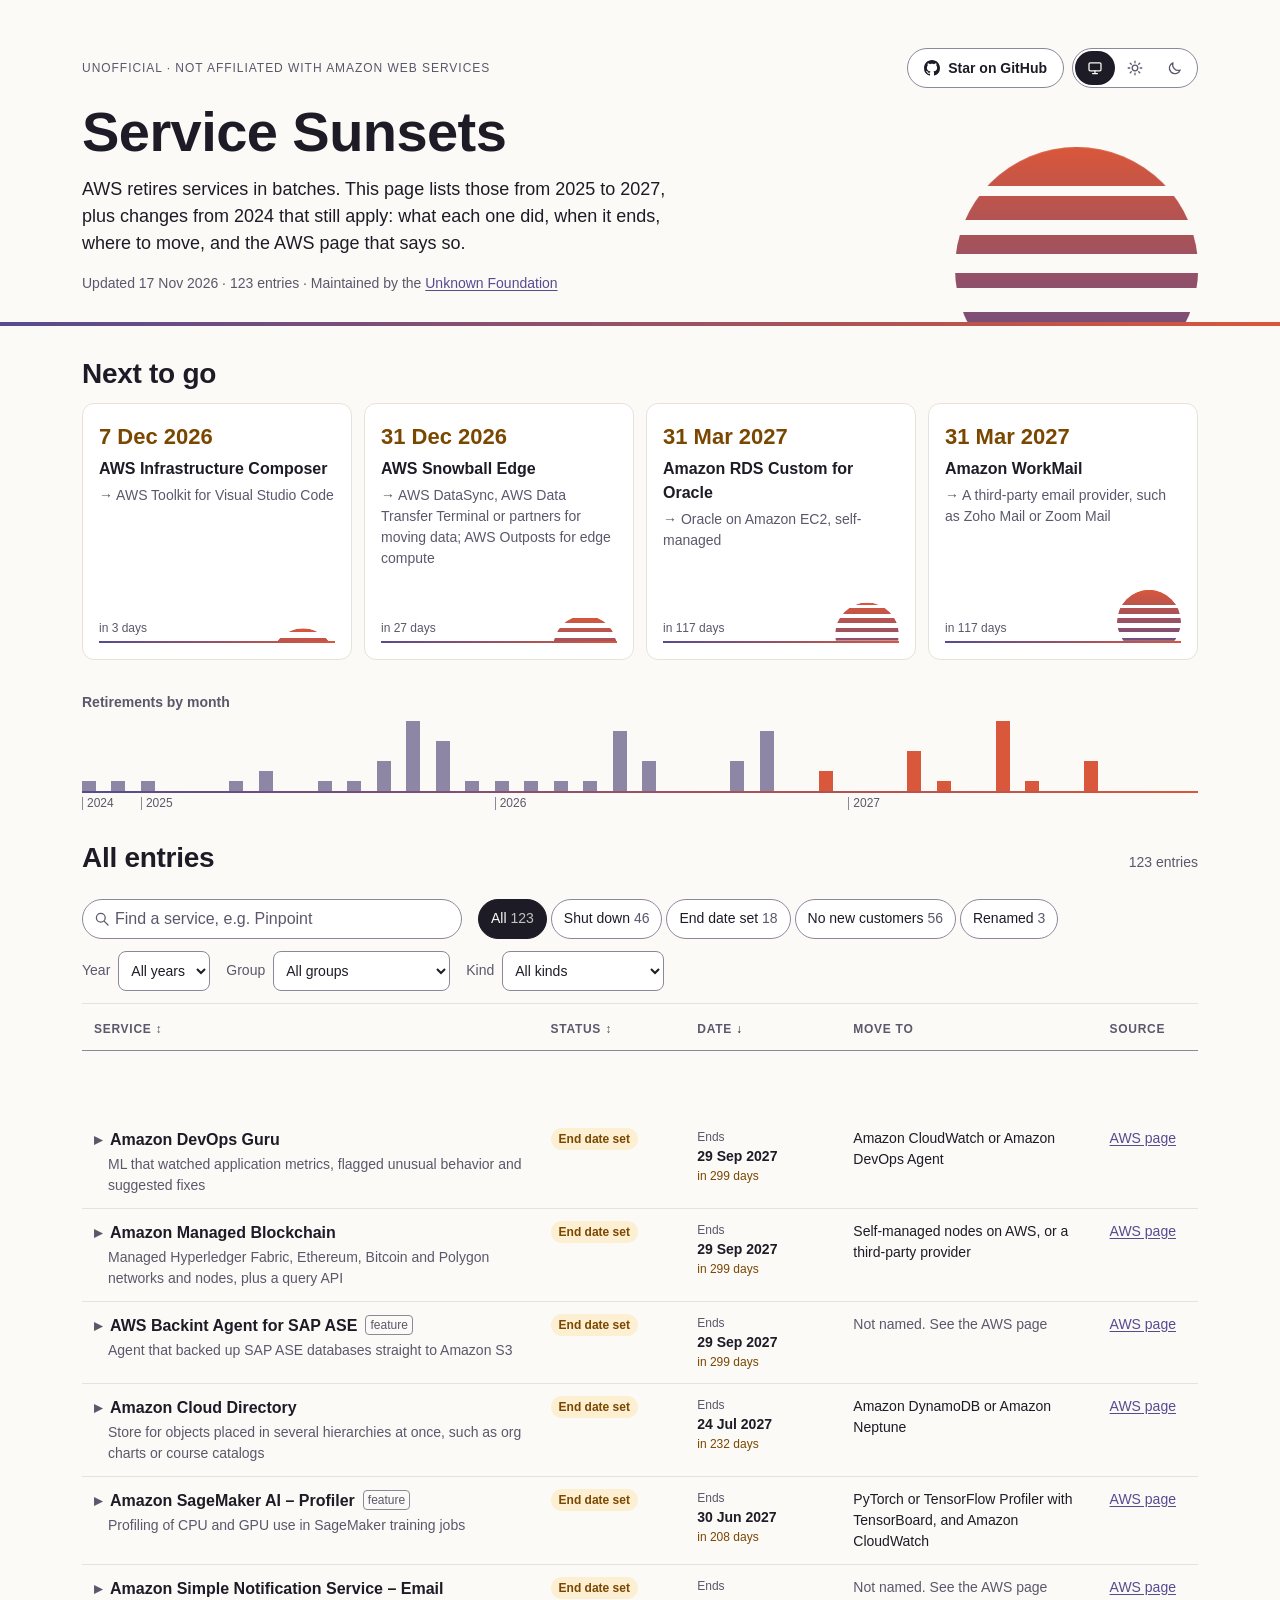
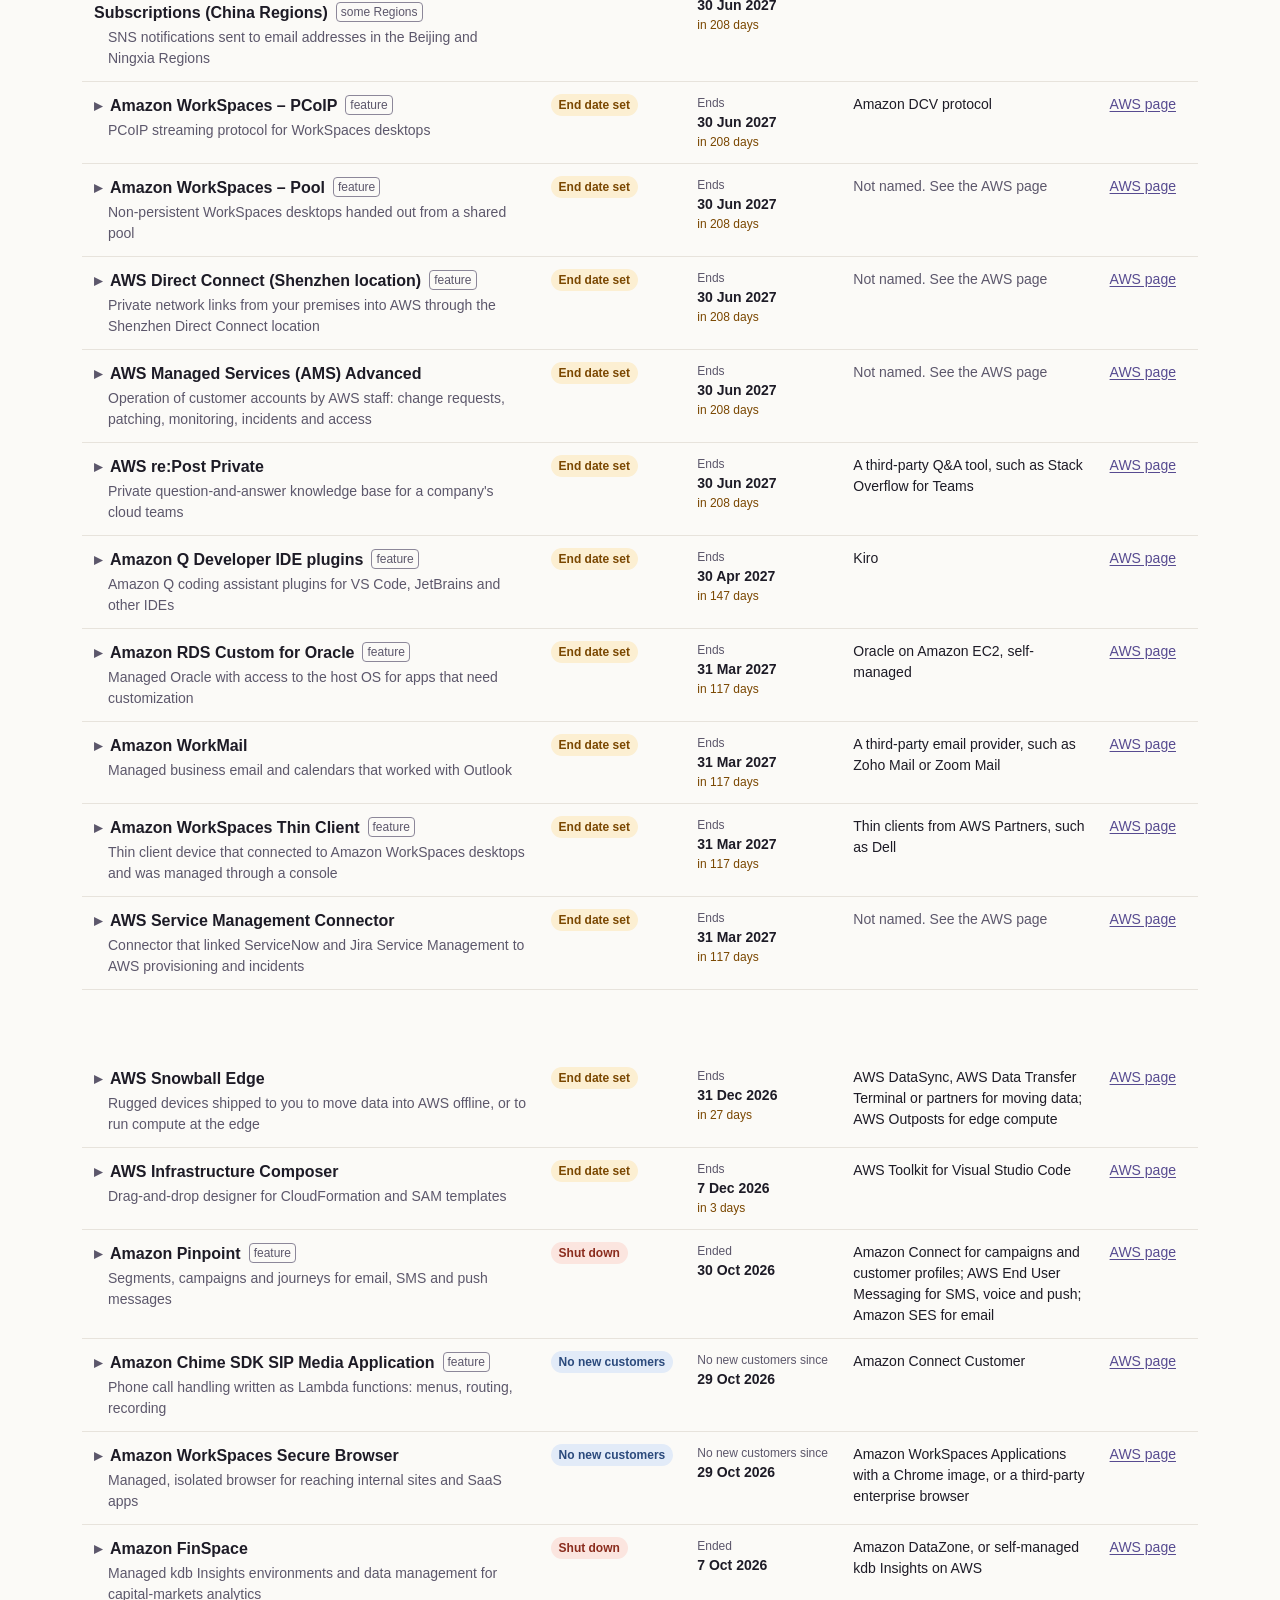
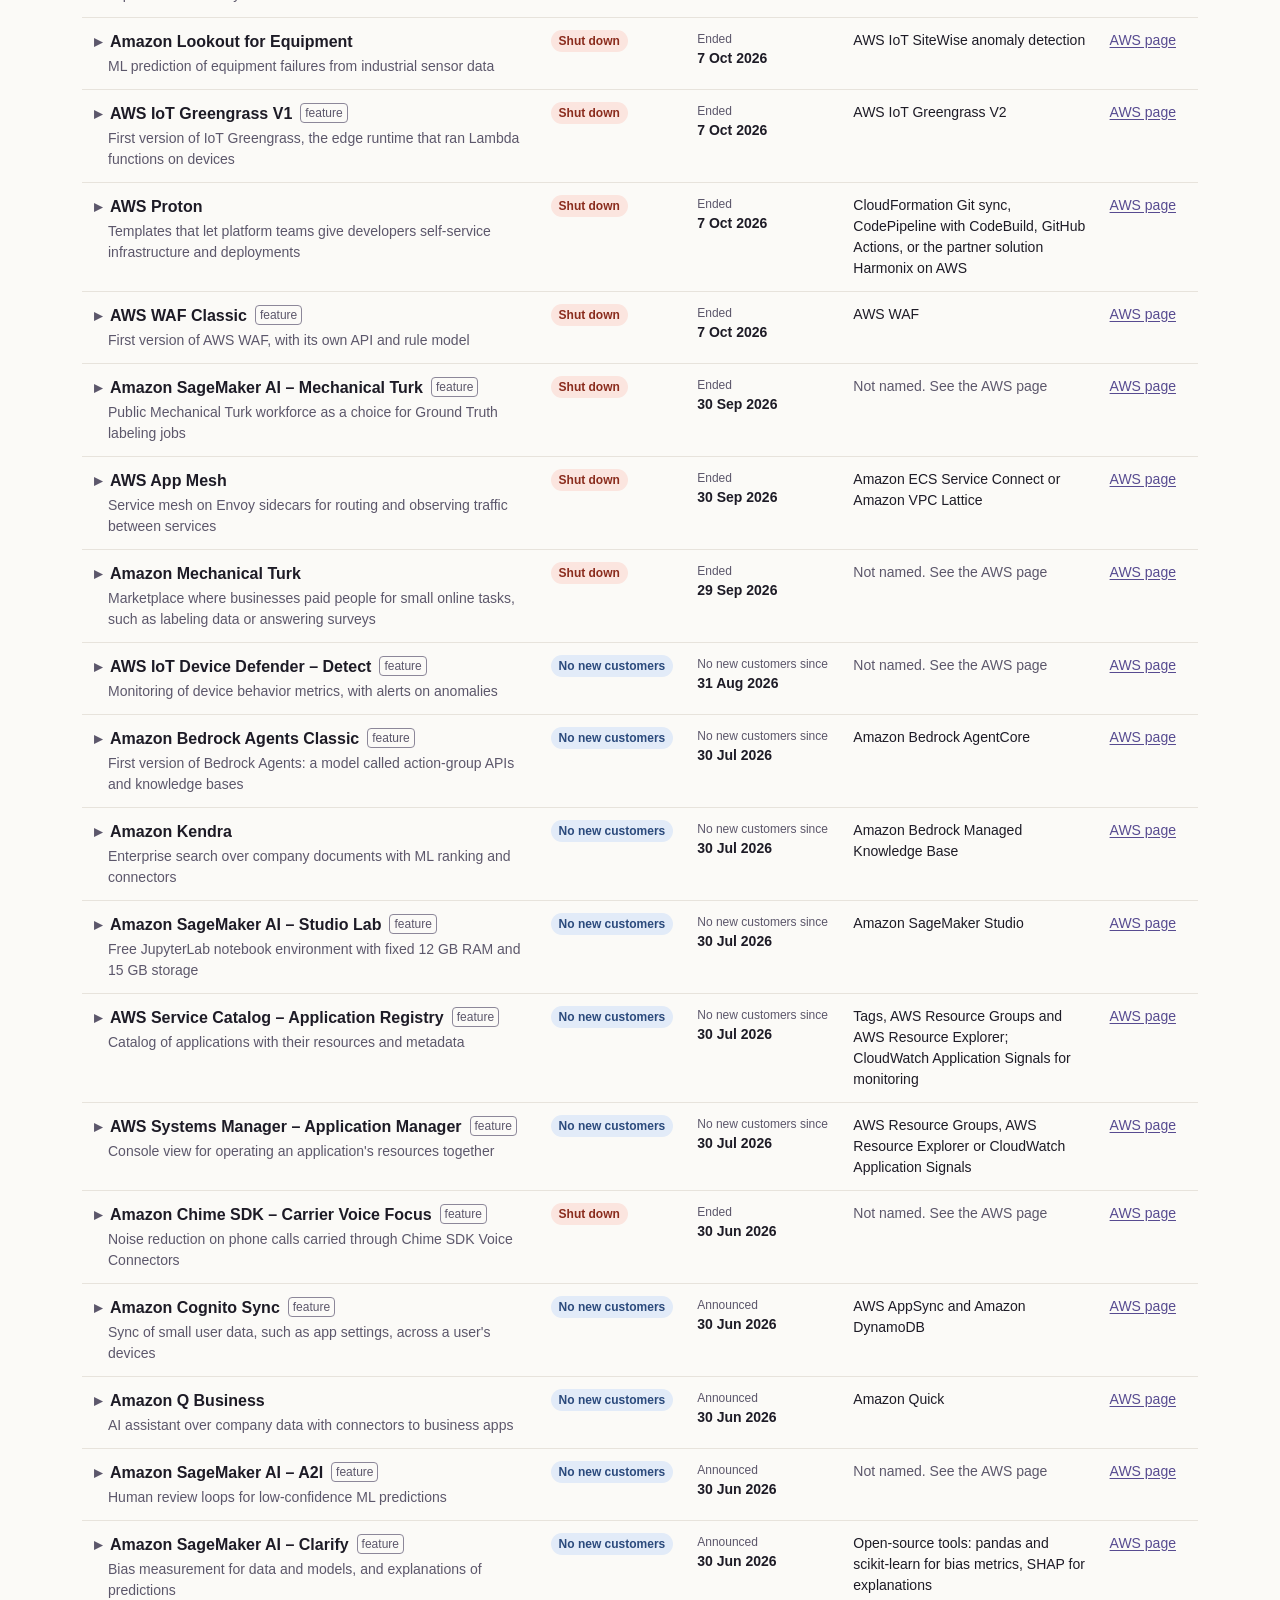
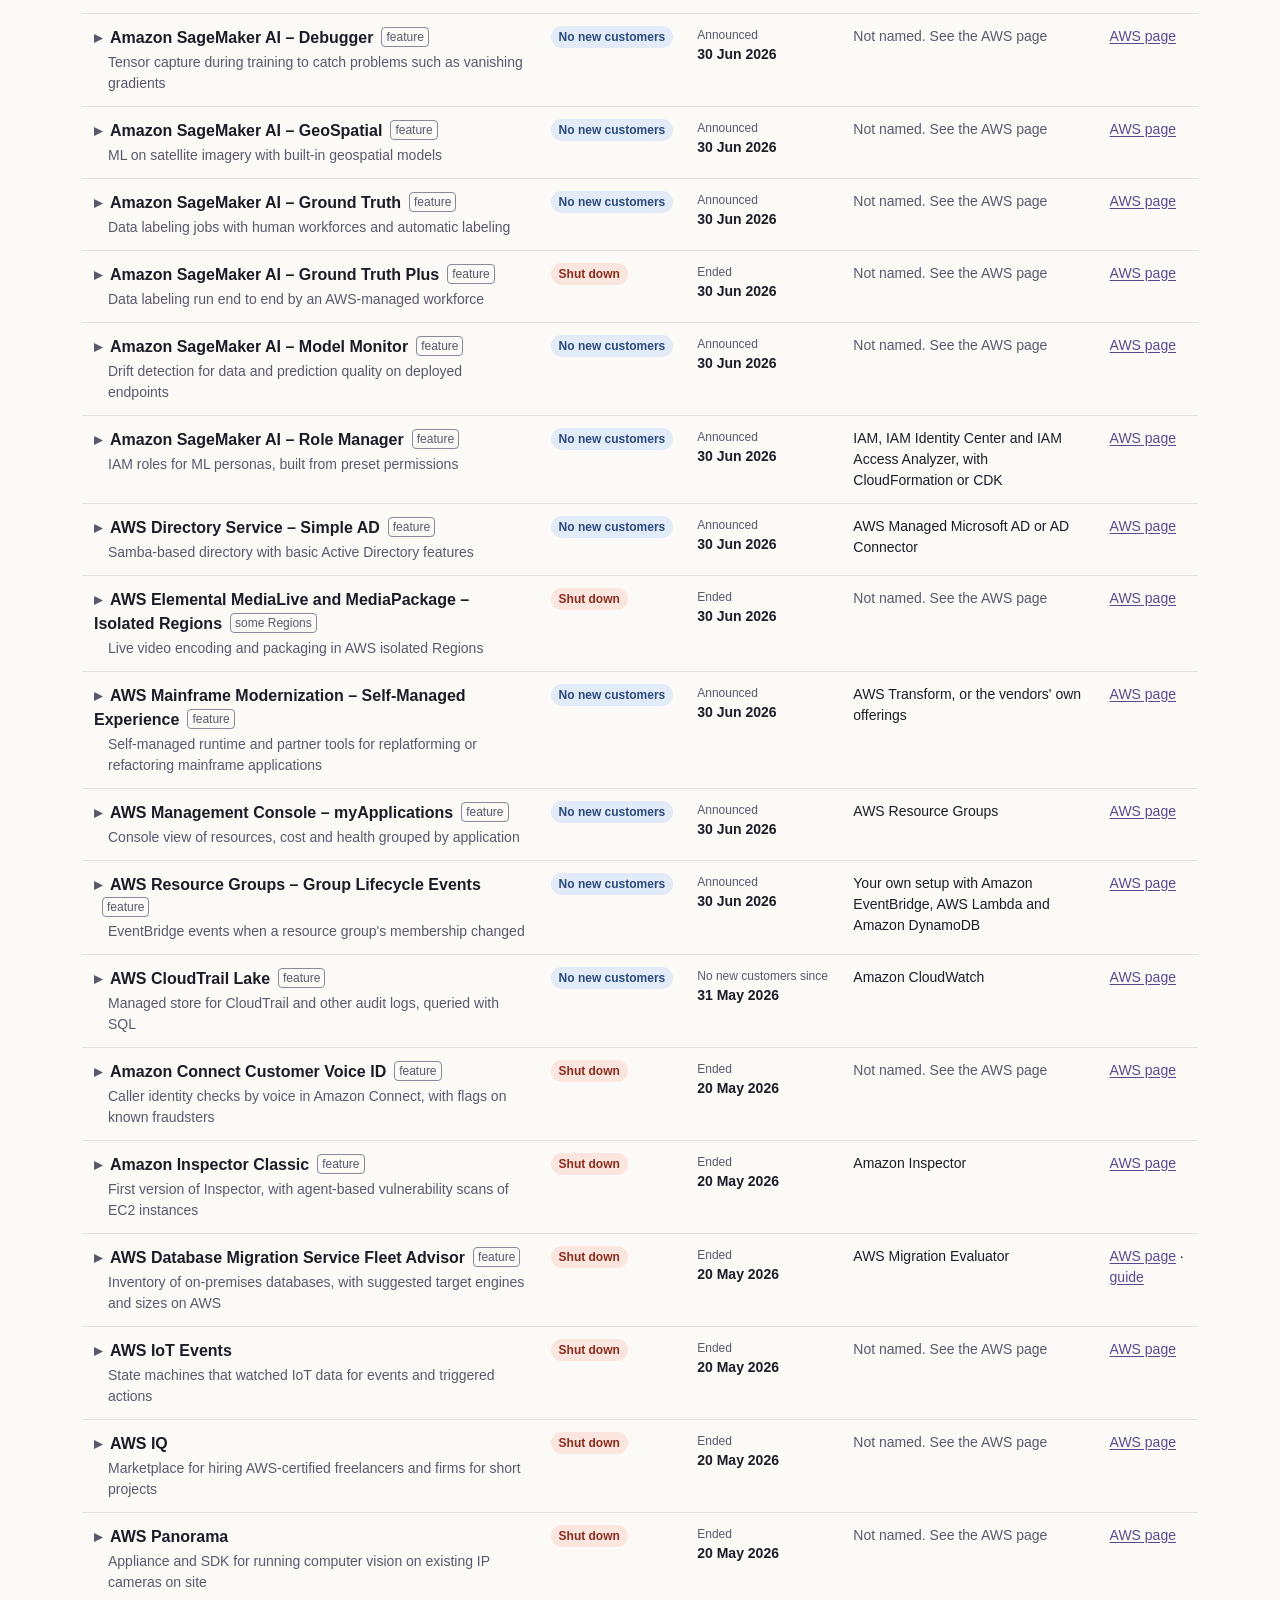
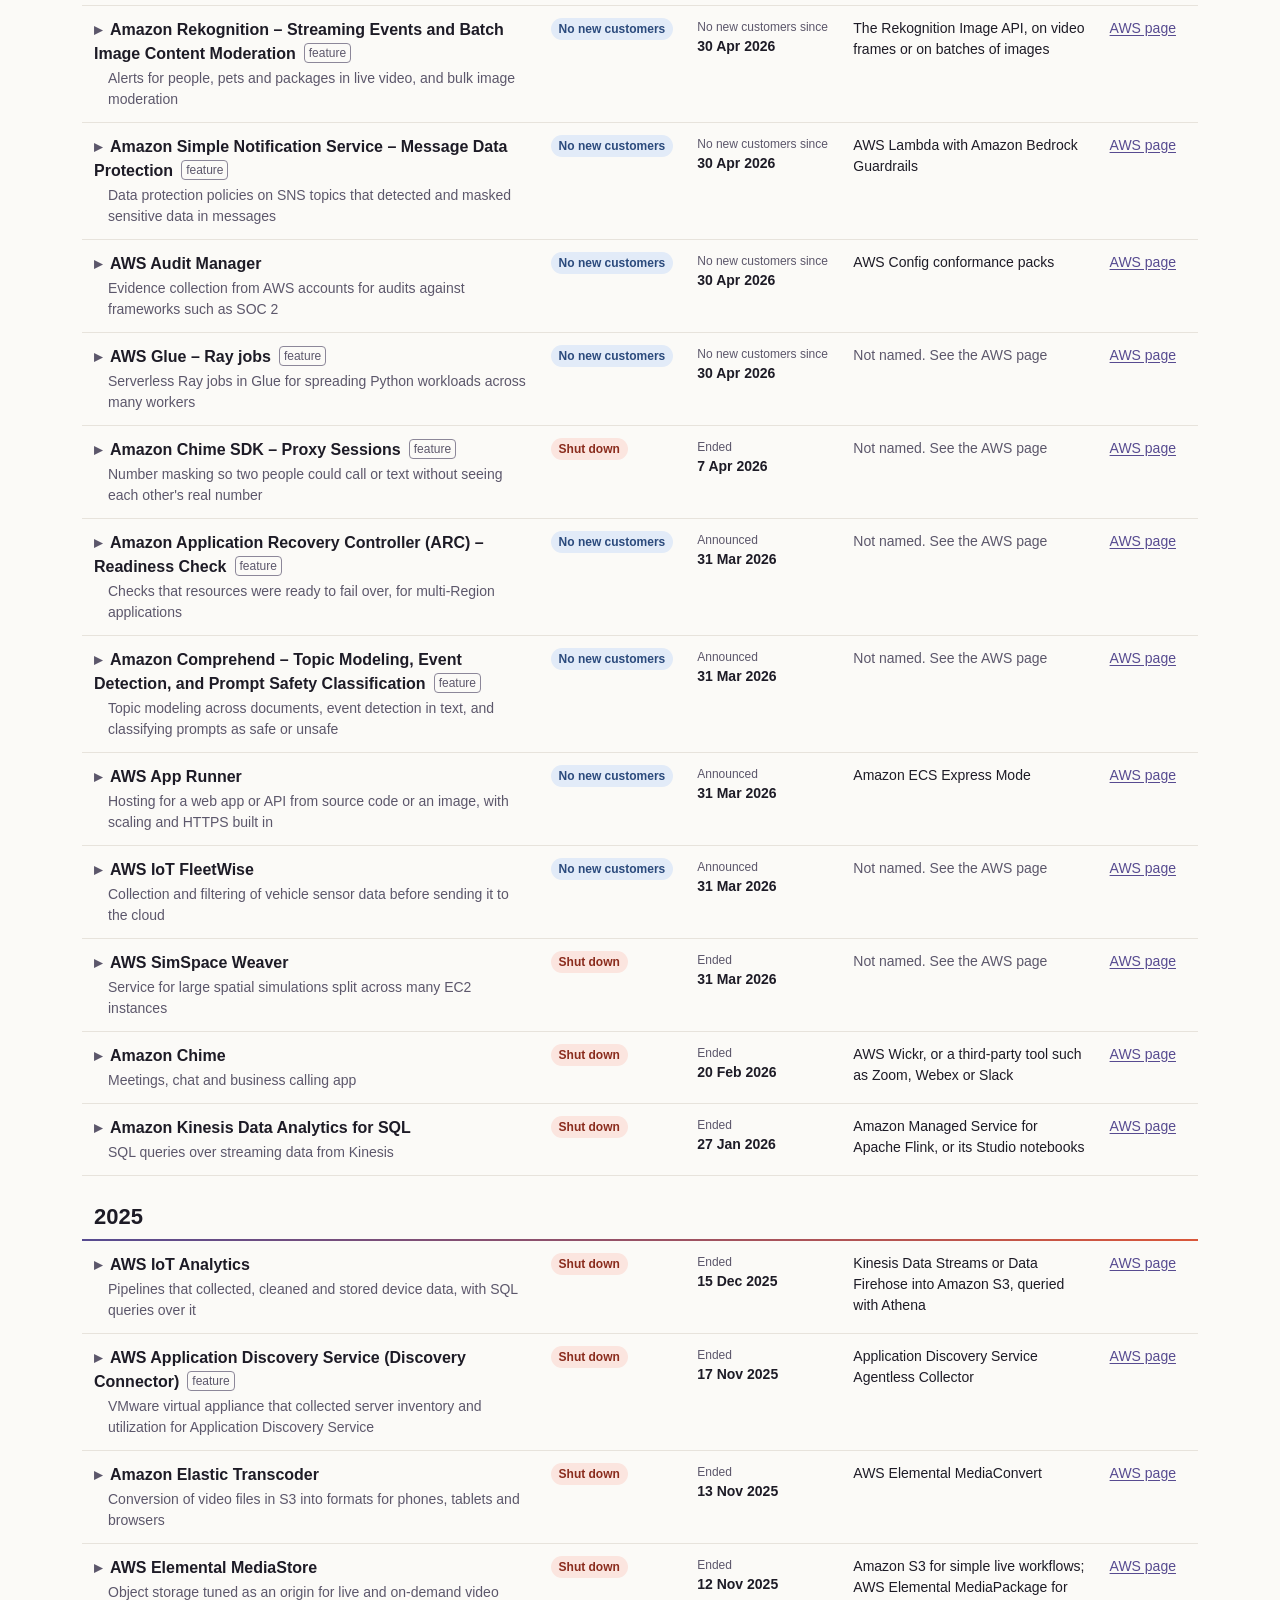
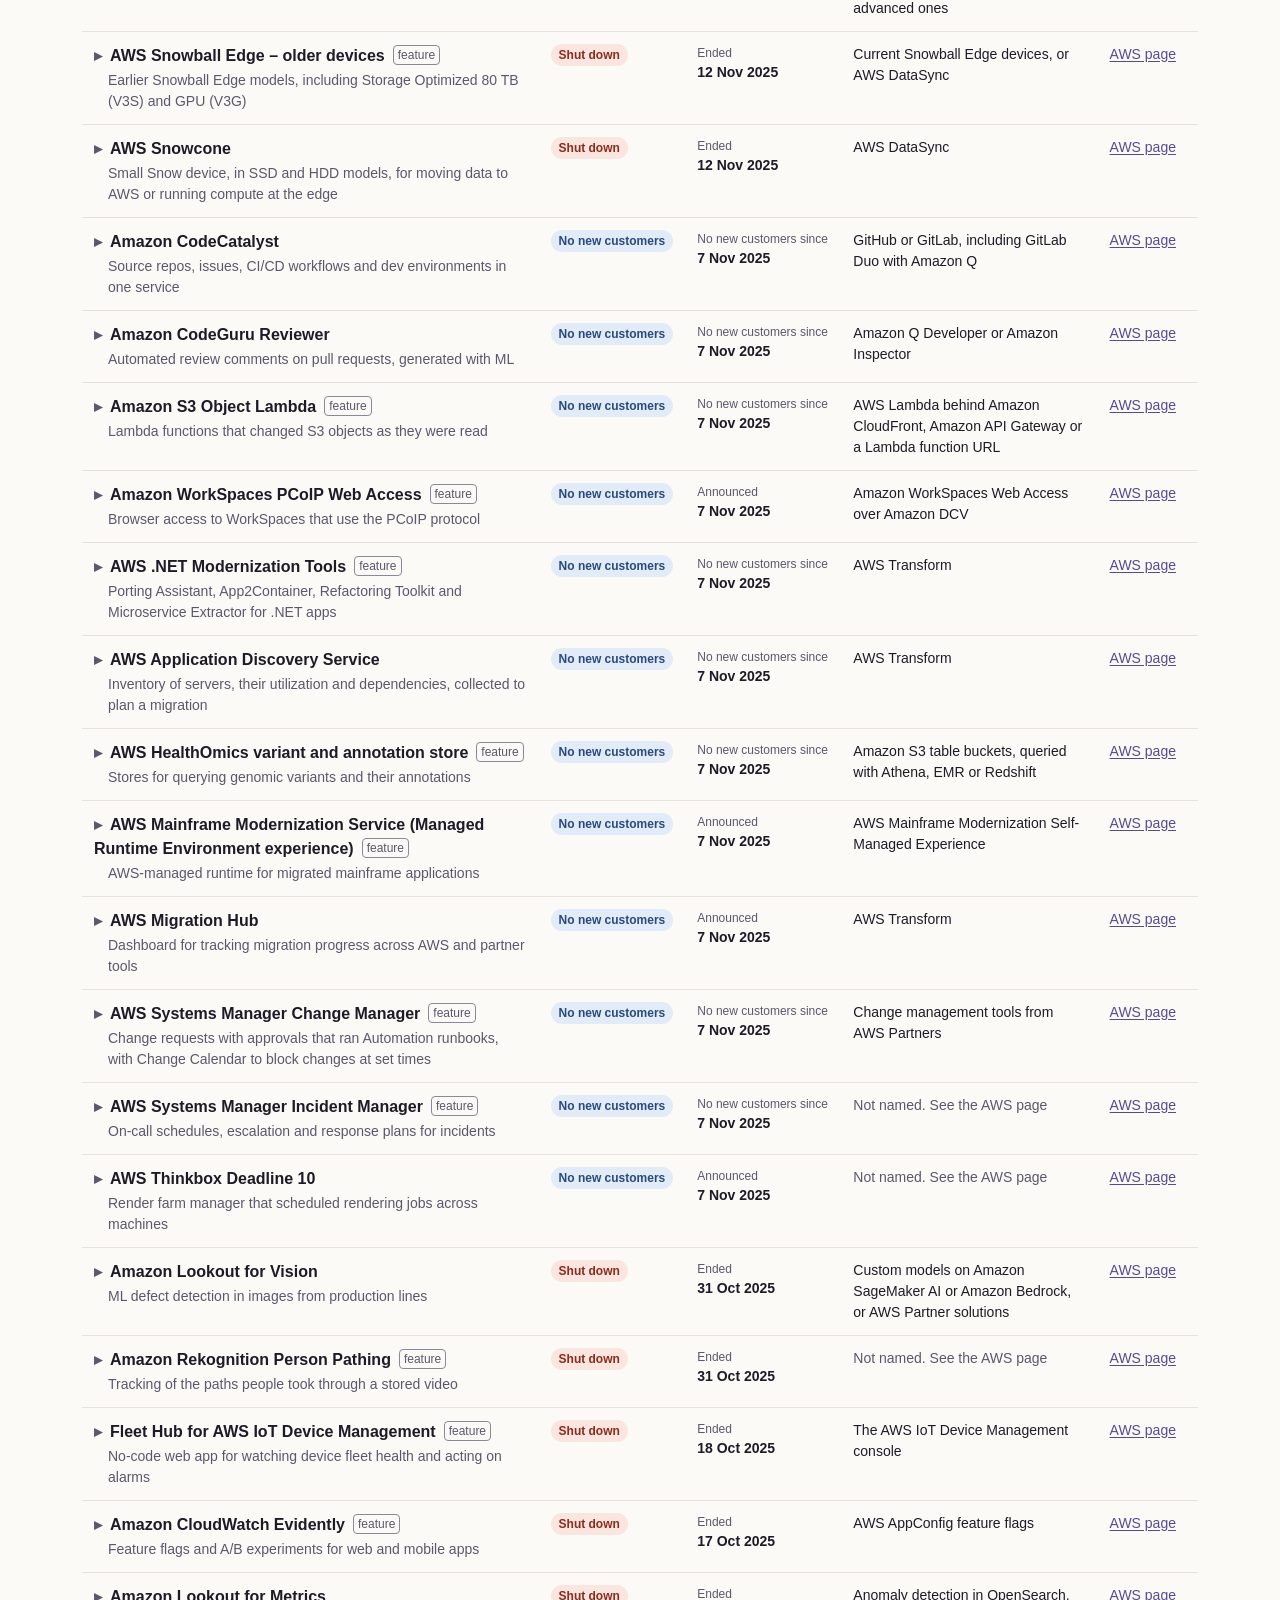
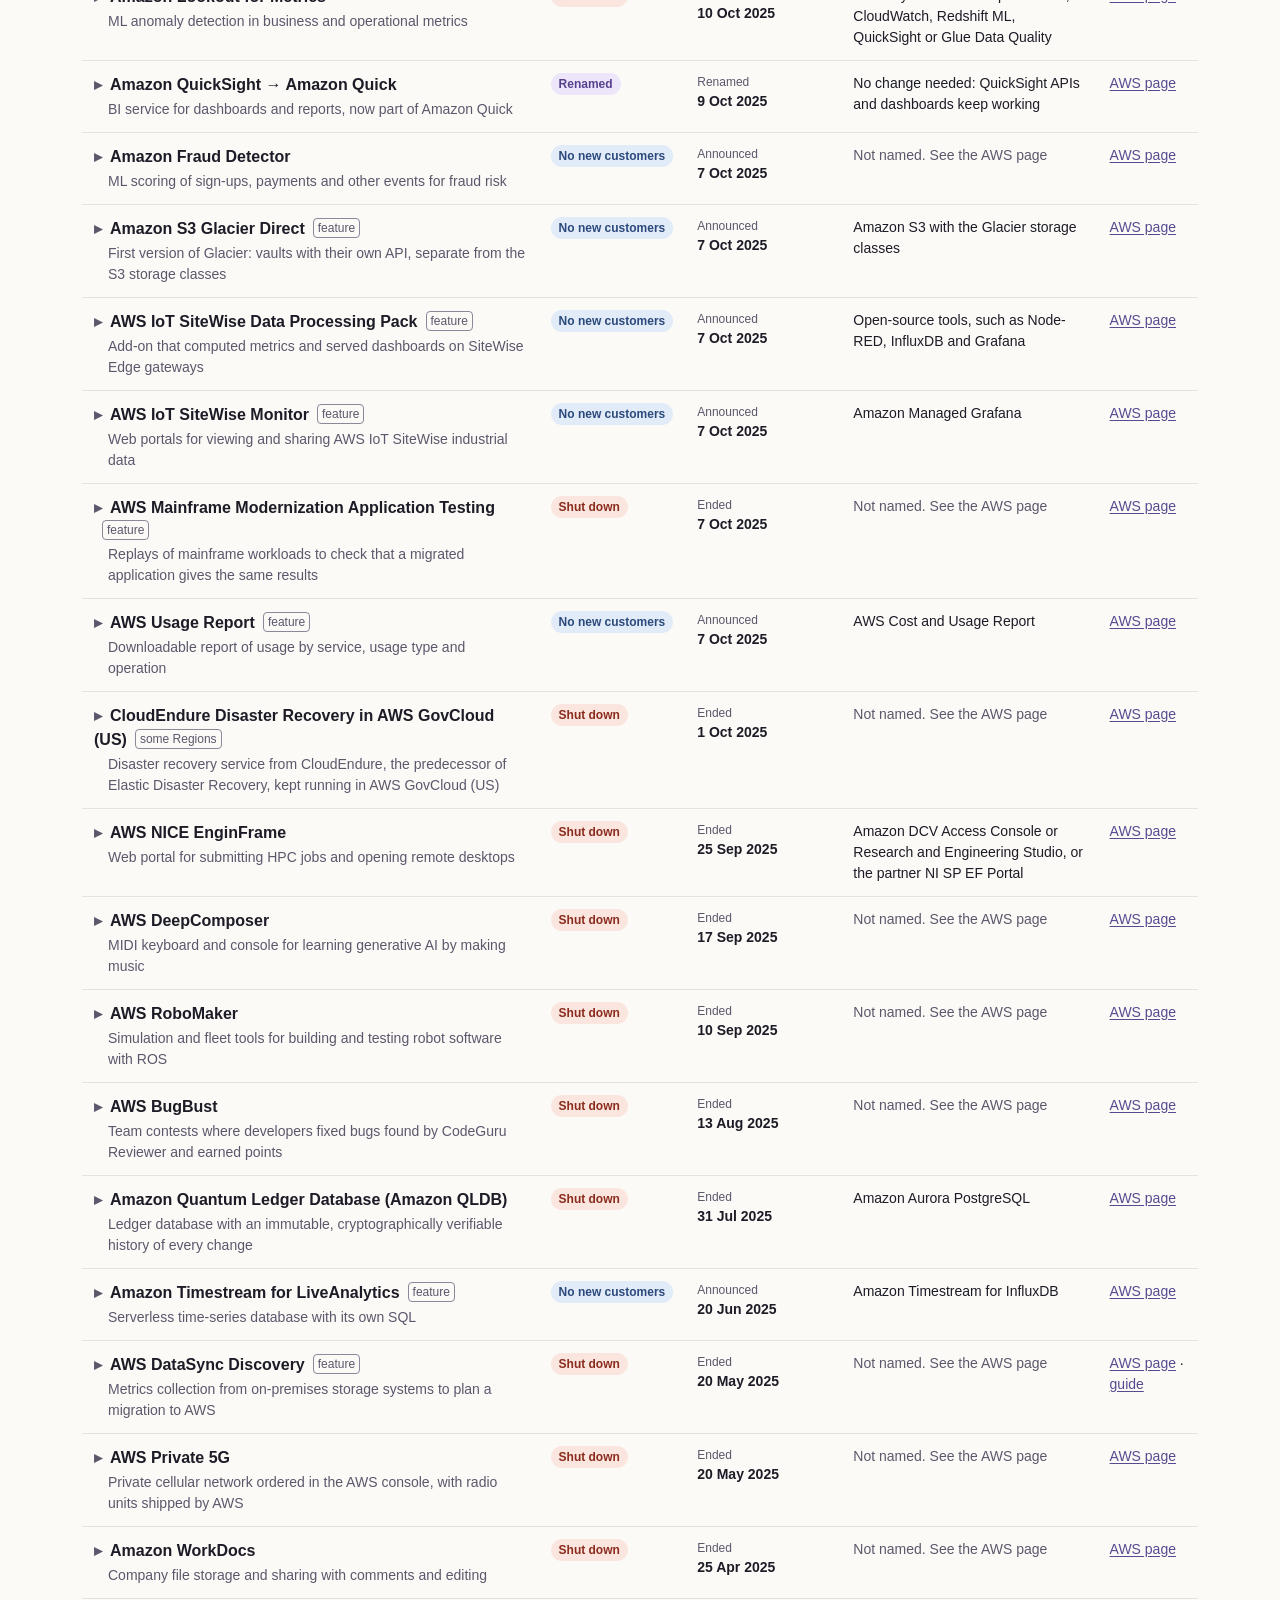
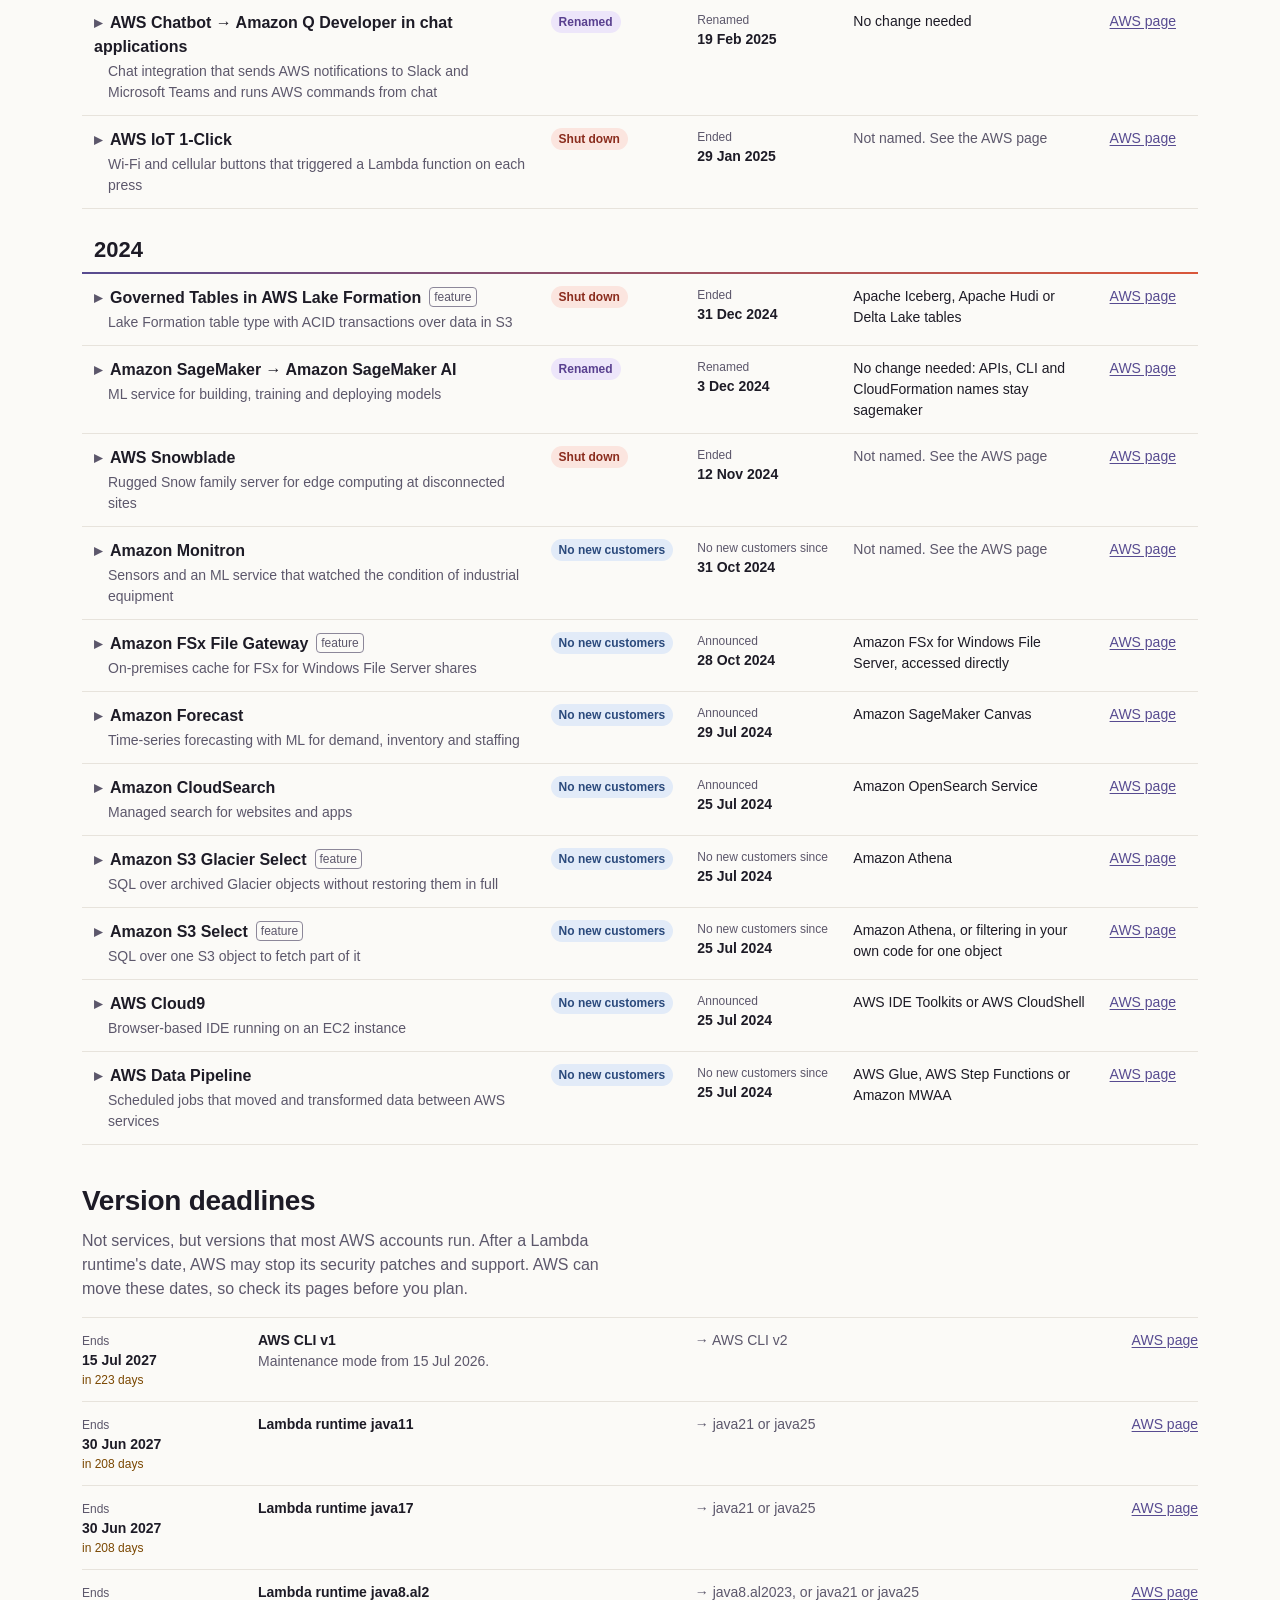
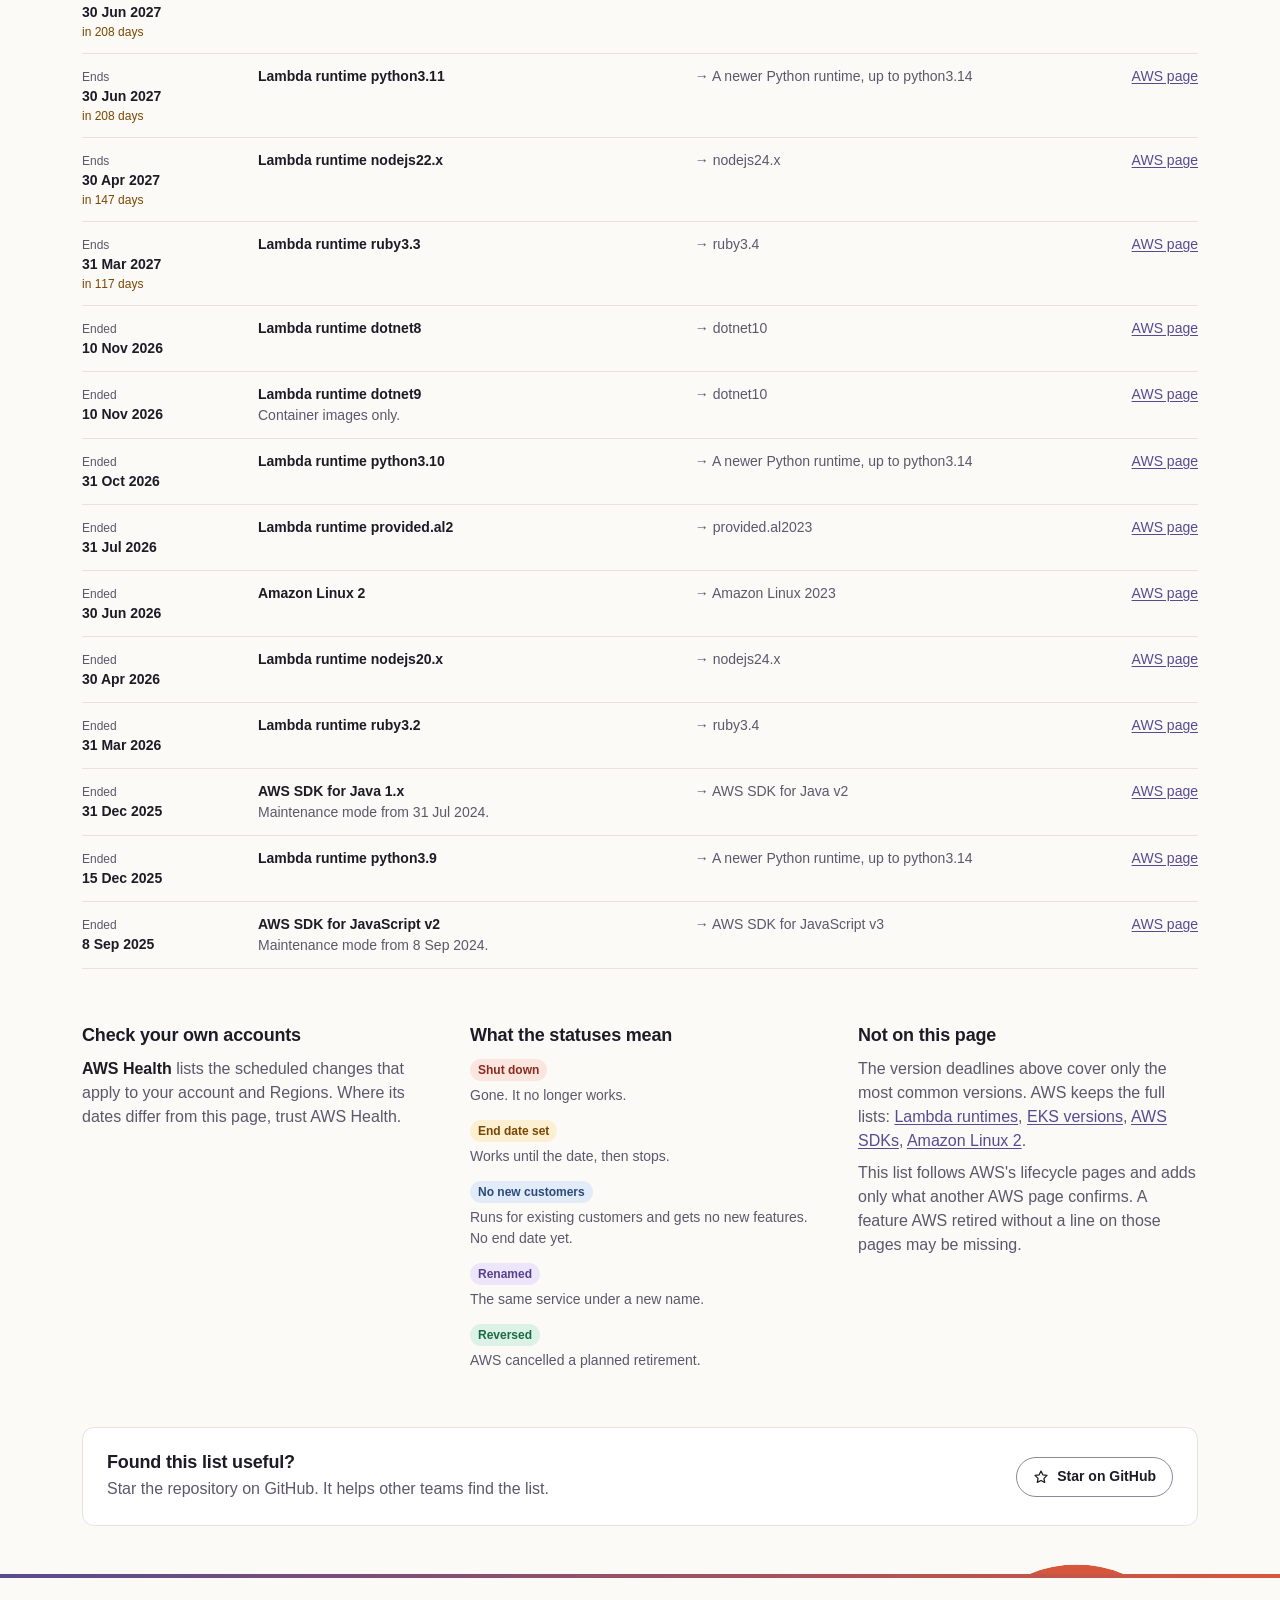
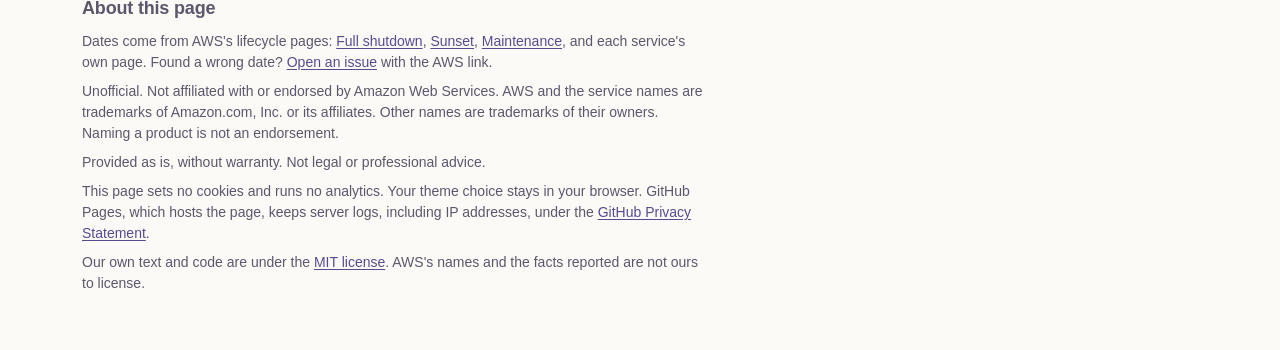
<file: site/index.html>
<!DOCTYPE html>
<html lang="en">
<head>
<meta charset="utf-8">
<meta name="viewport" content="width=device-width, initial-scale=1">
<title>Service Sunsets · unofficial list of retired AWS services</title>
<meta name="description" content="Unofficial list of AWS services and features that were shut down, have an end date, stopped taking new customers or were renamed, from 2025 to 2027, plus changes from 2024 that still apply. What each did, the date, where to move, and the AWS page that says so.">
<meta name="color-scheme" content="light dark">
<!-- register:social -->
<link rel="canonical" href="https://unknownfoundation.github.io/service-sunsets/">
<meta property="og:type" content="website">
<meta property="og:site_name" content="Unknown Foundation">
<meta property="og:title" content="Service Sunsets">
<meta property="og:description" content="Unofficial list of retired AWS services: what each one did, when it ends, where to move, and the AWS page that says so.">
<meta property="og:url" content="https://unknownfoundation.github.io/service-sunsets/">
<meta property="og:image" content="https://unknownfoundation.github.io/service-sunsets/og.png">
<meta property="og:image:width" content="1200">
<meta property="og:image:height" content="630">
<meta property="og:image:alt" content="Service Sunsets: an unofficial list of retired AWS services.">
<meta name="twitter:card" content="summary_large_image">
<!-- /register:social -->
<!-- The masthead's sun and horizon, banded the same way (the bands of --sun-bands in css/styles.css). An icon
     cannot read the tokens, so it carries their light-theme values: #d9573a is --color-horizon, #574b90 is
     --color-accent. Change them together. -->
<link rel="icon" href="data:image/svg+xml,%3Csvg xmlns='http://www.w3.org/2000/svg' viewBox='0 0 32 32'%3E%3Cdefs%3E%3ClinearGradient id='s' x1='0' y1='0' x2='0' y2='1'%3E%3Cstop offset='0' stop-color='%23d9573a'/%3E%3Cstop offset='1' stop-color='%23574b90'/%3E%3C/linearGradient%3E%3ClinearGradient id='h'%3E%3Cstop offset='0' stop-color='%23574b90'/%3E%3Cstop offset='1' stop-color='%23d9573a'/%3E%3C/linearGradient%3E%3CclipPath id='b'%3E%3Crect x='0' y='0' width='32' height='11.88'/%3E%3Crect x='0' y='12.96' width='32' height='2.7'/%3E%3Crect x='0' y='17.28' width='32' height='2.16'/%3E%3Crect x='0' y='21.6' width='32' height='1.62'/%3E%3Crect x='0' y='25.92' width='32' height='1.08'/%3E%3C/clipPath%3E%3C/defs%3E%3Ccircle cx='16' cy='21.06' r='13.5' fill='url(%23s)' clip-path='url(%23b)'/%3E%3Crect x='1' y='27' width='30' height='3' rx='1.5' fill='url(%23h)'/%3E%3C/svg%3E">
<link rel="stylesheet" href="css/styles.css">
<script src="js/theme.js"></script>
<!-- register:labels --><script type="application/json" id="register-labels">{"stateLabels": {"shut-down": "Shut down", "end-date-set": "End date set", "no-new-customers": "No new customers", "renamed": "Renamed", "reversed": "Reversed"}, "scopeLabels": {"service": "Whole services", "feature": "Features", "region": "Some Regions"}, "endStates": {"passed": "shut-down", "ahead": "end-date-set"}, "endDateWords": {"passed": "Ended", "ahead": "Ends"}}</script><!-- /register:labels -->
<script src="js/dates.js" defer></script>
<script src="js/app.js" defer></script>
</head>
<body>
<a class="skip-link" href="#register">Skip to the list</a>

<header class="masthead">
  <div class="page-width">
    <div class="masthead-bar">
      <p class="kicker">Unofficial · not affiliated with Amazon Web Services</p>
      <div class="masthead-actions">
      <!-- register:star-link --><a class="repo-link" href="https://github.com/unknownfoundation/service-sunsets"><svg class="icon-filled" aria-hidden="true" viewBox="0 0 16 16"><path d="M8 0c4.42 0 8 3.58 8 8a8.013 8.013 0 0 1-5.45 7.59c-.4.08-.55-.17-.55-.38 0-.27.01-1.13.01-2.2 0-.75-.25-1.23-.54-1.48 1.78-.2 3.65-.88 3.65-3.95 0-.88-.31-1.59-.82-2.15.08-.2.36-1.02-.08-2.12 0 0-.67-.22-2.2.82-.64-.18-1.32-.27-2-.27-.68 0-1.36.09-2 .27-1.53-1.03-2.2-.82-2.2-.82-.44 1.1-.16 1.92-.08 2.12-.51.56-.82 1.28-.82 2.15 0 3.06 1.86 3.75 3.64 3.95-.23.2-.44.55-.51 1.07-.46.21-1.61.55-2.33-.66-.15-.24-.6-.83-1.23-.82-.67.01-.27.38.01.53.34.19.73.9.82 1.13.16.45.68 1.31 2.69.94 0 .67.01 1.3.01 1.49 0 .21-.15.45-.55.38A7.995 7.995 0 0 1 0 8c0-4.42 3.58-8 8-8Z"/></svg>Star on GitHub</a><!-- /register:star-link -->
      <div class="theme-control" id="theme-control" role="group" aria-label="Color theme">
        <button type="button" data-theme-value="system" aria-pressed="true" aria-label="Match the system" title="Match the system">
          <svg aria-hidden="true" viewBox="0 0 20 20"><rect x="2.5" y="3.5" width="15" height="10" rx="1.5"/><path d="M7 17h6M10 13.5V17"/></svg>
        </button>
        <button type="button" data-theme-value="light" aria-pressed="false" aria-label="Light theme" title="Light">
          <svg aria-hidden="true" viewBox="0 0 20 20"><circle cx="10" cy="10" r="3.5"/><path d="M10 1.5v2M10 16.5v2M1.5 10h2M16.5 10h2M4 4l1.4 1.4M14.6 14.6 16 16M4 16l1.4-1.4M14.6 5.4 16 4"/></svg>
        </button>
        <button type="button" data-theme-value="dark" aria-pressed="false" aria-label="Dark theme" title="Dark">
          <svg aria-hidden="true" viewBox="0 0 20 20"><path d="M16.5 12.5A7 7 0 0 1 7.5 3.5a7 7 0 1 0 9 9z"/></svg>
        </button>
      </div>
      </div>
    </div>
    <h1>Service Sunsets</h1>
    <p class="lede">AWS retires services in batches. This page lists those from 2025 to 2027, plus changes from 2024 that still apply: what each one did, when it ends, where to move, and the AWS page that says so.</p>
    <p class="page-meta"><!-- register:meta -->Updated <time datetime="2026-11-17">17 Nov 2026</time> · 123 entries<!-- /register:meta --> · Maintained by the <!-- register:publisher-link --><a href="https://github.com/unknownfoundation">Unknown Foundation</a><!-- /register:publisher-link --></p>
    <!-- The sun: a disc partly below the horizon line, in a sky of 100 by 100; the stylesheet colors it and
         cuts the bands. -->
    <svg class="masthead-sun" aria-hidden="true" focusable="false" viewBox="0 0 100 100">
      <defs><linearGradient id="masthead-sun-fill" x1="0" y1="0" x2="0" y2="1"><stop class="sun-stop-high" offset="0"/><stop class="sun-stop-low" offset="1"/></linearGradient></defs>
      <circle cx="50" cy="78" r="50" fill="url(#masthead-sun-fill)"/>
    </svg>
  </div>
</header>

<main class="page-width">
  <section class="upcoming" aria-labelledby="upcoming-title">
    <h2 id="upcoming-title">Next to go</h2>
    <ol class="upcoming-cards" id="upcoming-cards"><!-- register:upcoming -->
<li class="upcoming-card" data-end-date="2026-12-07"><time datetime="2026-12-07">7 Dec 2026</time><a href="#infrastructure-composer">AWS Infrastructure Composer</a><span class="card-replacement"><span aria-hidden="true">→</span><span class="visually-hidden">Move to: </span> AWS Toolkit for Visual Studio Code</span></li>
<li class="upcoming-card" data-end-date="2026-12-31"><time datetime="2026-12-31">31 Dec 2026</time><a href="#snowball-edge">AWS Snowball Edge</a><span class="card-replacement"><span aria-hidden="true">→</span><span class="visually-hidden">Move to: </span> AWS DataSync, AWS Data Transfer Terminal or partners for moving data; AWS Outposts for edge compute</span></li>
<li class="upcoming-card" data-end-date="2027-03-31"><time datetime="2027-03-31">31 Mar 2027</time><a href="#rds-custom-oracle">Amazon RDS Custom for Oracle</a><span class="card-replacement"><span aria-hidden="true">→</span><span class="visually-hidden">Move to: </span> Oracle on Amazon EC2, self-managed</span></li>
<li class="upcoming-card" data-end-date="2027-03-31"><time datetime="2027-03-31">31 Mar 2027</time><a href="#workmail">Amazon WorkMail</a><span class="card-replacement"><span aria-hidden="true">→</span><span class="visually-hidden">Move to: </span> A third-party email provider, such as Zoho Mail or Zoom Mail</span></li>
<li class="upcoming-card" data-end-date="2027-03-31" hidden><time datetime="2027-03-31">31 Mar 2027</time><a href="#workspaces-thin-client">Amazon WorkSpaces Thin Client</a><span class="card-replacement"><span aria-hidden="true">→</span><span class="visually-hidden">Move to: </span> Thin clients from AWS Partners, such as Dell</span></li>
<li class="upcoming-card" data-end-date="2027-03-31" hidden><time datetime="2027-03-31">31 Mar 2027</time><a href="#service-management-connector">AWS Service Management Connector</a><span class="card-replacement"><span aria-hidden="true">→</span><span class="visually-hidden">Move to: </span> <span class="text-muted">Not named. See the AWS page</span></span></li>
<li class="upcoming-card" data-end-date="2027-04-30" hidden><time datetime="2027-04-30">30 Apr 2027</time><a href="#q-developer-ide-plugins">Amazon Q Developer IDE plugins</a><span class="card-replacement"><span aria-hidden="true">→</span><span class="visually-hidden">Move to: </span> Kiro</span></li>
<li class="upcoming-card" data-end-date="2027-06-30" hidden><time datetime="2027-06-30">30 Jun 2027</time><a href="#sagemaker-profiler">Amazon SageMaker AI – Profiler</a><span class="card-replacement"><span aria-hidden="true">→</span><span class="visually-hidden">Move to: </span> PyTorch or TensorFlow Profiler with TensorBoard, and Amazon CloudWatch</span></li>
<li class="upcoming-card" data-end-date="2027-06-30" hidden><time datetime="2027-06-30">30 Jun 2027</time><a href="#sns-email-china">Amazon Simple Notification Service – Email Subscriptions (China Regions)</a><span class="card-replacement"><span aria-hidden="true">→</span><span class="visually-hidden">Move to: </span> <span class="text-muted">Not named. See the AWS page</span></span></li>
<li class="upcoming-card" data-end-date="2027-06-30" hidden><time datetime="2027-06-30">30 Jun 2027</time><a href="#workspaces-pcoip">Amazon WorkSpaces – PCoIP</a><span class="card-replacement"><span aria-hidden="true">→</span><span class="visually-hidden">Move to: </span> Amazon DCV protocol</span></li>
<li class="upcoming-card" data-end-date="2027-06-30" hidden><time datetime="2027-06-30">30 Jun 2027</time><a href="#workspaces-pool">Amazon WorkSpaces – Pool</a><span class="card-replacement"><span aria-hidden="true">→</span><span class="visually-hidden">Move to: </span> <span class="text-muted">Not named. See the AWS page</span></span></li>
<li class="upcoming-card" data-end-date="2027-06-30" hidden><time datetime="2027-06-30">30 Jun 2027</time><a href="#direct-connect-shenzhen">AWS Direct Connect (Shenzhen location)</a><span class="card-replacement"><span aria-hidden="true">→</span><span class="visually-hidden">Move to: </span> <span class="text-muted">Not named. See the AWS page</span></span></li>
<li class="upcoming-card" data-end-date="2027-06-30" hidden><time datetime="2027-06-30">30 Jun 2027</time><a href="#ams-advanced">AWS Managed Services (AMS) Advanced</a><span class="card-replacement"><span aria-hidden="true">→</span><span class="visually-hidden">Move to: </span> <span class="text-muted">Not named. See the AWS page</span></span></li>
<li class="upcoming-card" data-end-date="2027-06-30" hidden><time datetime="2027-06-30">30 Jun 2027</time><a href="#repost-private">AWS re:Post Private</a><span class="card-replacement"><span aria-hidden="true">→</span><span class="visually-hidden">Move to: </span> A third-party Q&amp;A tool, such as Stack Overflow for Teams</span></li>
<li class="upcoming-card" data-end-date="2027-07-24" hidden><time datetime="2027-07-24">24 Jul 2027</time><a href="#cloud-directory">Amazon Cloud Directory</a><span class="card-replacement"><span aria-hidden="true">→</span><span class="visually-hidden">Move to: </span> Amazon DynamoDB or Amazon Neptune</span></li>
<li class="upcoming-card" data-end-date="2027-09-29" hidden><time datetime="2027-09-29">29 Sep 2027</time><a href="#devops-guru">Amazon DevOps Guru</a><span class="card-replacement"><span aria-hidden="true">→</span><span class="visually-hidden">Move to: </span> Amazon CloudWatch or Amazon DevOps Agent</span></li>
<li class="upcoming-card" data-end-date="2027-09-29" hidden><time datetime="2027-09-29">29 Sep 2027</time><a href="#managed-blockchain">Amazon Managed Blockchain</a><span class="card-replacement"><span aria-hidden="true">→</span><span class="visually-hidden">Move to: </span> Self-managed nodes on AWS, or a third-party provider</span></li>
<li class="upcoming-card" data-end-date="2027-09-29" hidden><time datetime="2027-09-29">29 Sep 2027</time><a href="#backint-sap-ase">AWS Backint Agent for SAP ASE</a><span class="card-replacement"><span aria-hidden="true">→</span><span class="visually-hidden">Move to: </span> <span class="text-muted">Not named. See the AWS page</span></span></li>
<!-- /register:upcoming --></ol>
  </section>

  <!-- register:timeline -->
<figure class="timeline" style="--months: 38">
<figcaption>Retirements by month</figcaption>
<ol class="timeline-bars">
<li class="timeline-month is-past" style="--count: 1" title="Nov 2024: 1 entry"><span class="visually-hidden">Nov 2024: 1 entry</span></li>
<li class="timeline-month is-past" style="--count: 1" title="Dec 2024: 1 entry"><span class="visually-hidden">Dec 2024: 1 entry</span></li>
<li class="timeline-month is-past" style="--count: 1" title="Jan 2025: 1 entry"><span class="visually-hidden">Jan 2025: 1 entry</span></li>
<li class="timeline-month is-past" style="--count: 0" title="Feb 2025: 0 entries"><span class="visually-hidden">Feb 2025: 0 entries</span></li>
<li class="timeline-month is-past" style="--count: 0" title="Mar 2025: 0 entries"><span class="visually-hidden">Mar 2025: 0 entries</span></li>
<li class="timeline-month is-past" style="--count: 1" title="Apr 2025: 1 entry"><span class="visually-hidden">Apr 2025: 1 entry</span></li>
<li class="timeline-month is-past" style="--count: 2" title="May 2025: 2 entries"><span class="visually-hidden">May 2025: 2 entries</span></li>
<li class="timeline-month is-past" style="--count: 0" title="Jun 2025: 0 entries"><span class="visually-hidden">Jun 2025: 0 entries</span></li>
<li class="timeline-month is-past" style="--count: 1" title="Jul 2025: 1 entry"><span class="visually-hidden">Jul 2025: 1 entry</span></li>
<li class="timeline-month is-past" style="--count: 1" title="Aug 2025: 1 entry"><span class="visually-hidden">Aug 2025: 1 entry</span></li>
<li class="timeline-month is-past" style="--count: 3" title="Sep 2025: 3 entries"><span class="visually-hidden">Sep 2025: 3 entries</span></li>
<li class="timeline-month is-past" style="--count: 7" title="Oct 2025: 7 entries"><span class="visually-hidden">Oct 2025: 7 entries</span></li>
<li class="timeline-month is-past" style="--count: 5" title="Nov 2025: 5 entries"><span class="visually-hidden">Nov 2025: 5 entries</span></li>
<li class="timeline-month is-past" style="--count: 1" title="Dec 2025: 1 entry"><span class="visually-hidden">Dec 2025: 1 entry</span></li>
<li class="timeline-month is-past" style="--count: 1" title="Jan 2026: 1 entry"><span class="visually-hidden">Jan 2026: 1 entry</span></li>
<li class="timeline-month is-past" style="--count: 1" title="Feb 2026: 1 entry"><span class="visually-hidden">Feb 2026: 1 entry</span></li>
<li class="timeline-month is-past" style="--count: 1" title="Mar 2026: 1 entry"><span class="visually-hidden">Mar 2026: 1 entry</span></li>
<li class="timeline-month is-past" style="--count: 1" title="Apr 2026: 1 entry"><span class="visually-hidden">Apr 2026: 1 entry</span></li>
<li class="timeline-month is-past" style="--count: 6" title="May 2026: 6 entries"><span class="visually-hidden">May 2026: 6 entries</span></li>
<li class="timeline-month is-past" style="--count: 3" title="Jun 2026: 3 entries"><span class="visually-hidden">Jun 2026: 3 entries</span></li>
<li class="timeline-month is-past" style="--count: 0" title="Jul 2026: 0 entries"><span class="visually-hidden">Jul 2026: 0 entries</span></li>
<li class="timeline-month is-past" style="--count: 0" title="Aug 2026: 0 entries"><span class="visually-hidden">Aug 2026: 0 entries</span></li>
<li class="timeline-month is-past" style="--count: 3" title="Sep 2026: 3 entries"><span class="visually-hidden">Sep 2026: 3 entries</span></li>
<li class="timeline-month is-past" style="--count: 6" title="Oct 2026: 6 entries"><span class="visually-hidden">Oct 2026: 6 entries</span></li>
<li class="timeline-month" style="--count: 0" title="Nov 2026: 0 entries"><span class="visually-hidden">Nov 2026: 0 entries</span></li>
<li class="timeline-month" style="--count: 2" title="Dec 2026: 2 entries"><span class="visually-hidden">Dec 2026: 2 entries</span></li>
<li class="timeline-month" style="--count: 0" title="Jan 2027: 0 entries"><span class="visually-hidden">Jan 2027: 0 entries</span></li>
<li class="timeline-month" style="--count: 0" title="Feb 2027: 0 entries"><span class="visually-hidden">Feb 2027: 0 entries</span></li>
<li class="timeline-month" style="--count: 4" title="Mar 2027: 4 entries"><span class="visually-hidden">Mar 2027: 4 entries</span></li>
<li class="timeline-month" style="--count: 1" title="Apr 2027: 1 entry"><span class="visually-hidden">Apr 2027: 1 entry</span></li>
<li class="timeline-month" style="--count: 0" title="May 2027: 0 entries"><span class="visually-hidden">May 2027: 0 entries</span></li>
<li class="timeline-month" style="--count: 7" title="Jun 2027: 7 entries"><span class="visually-hidden">Jun 2027: 7 entries</span></li>
<li class="timeline-month" style="--count: 1" title="Jul 2027: 1 entry"><span class="visually-hidden">Jul 2027: 1 entry</span></li>
<li class="timeline-month" style="--count: 0" title="Aug 2027: 0 entries"><span class="visually-hidden">Aug 2027: 0 entries</span></li>
<li class="timeline-month" style="--count: 3" title="Sep 2027: 3 entries"><span class="visually-hidden">Sep 2027: 3 entries</span></li>
<li class="timeline-month" style="--count: 0" title="Oct 2027: 0 entries"><span class="visually-hidden">Oct 2027: 0 entries</span></li>
<li class="timeline-month" style="--count: 0" title="Nov 2027: 0 entries"><span class="visually-hidden">Nov 2027: 0 entries</span></li>
<li class="timeline-month" style="--count: 0" title="Dec 2027: 0 entries"><span class="visually-hidden">Dec 2027: 0 entries</span></li>
</ol>
<div class="timeline-years" aria-hidden="true"><span class="timeline-year is-short" style="--months: 2">2024</span><span class="timeline-year" style="--months: 12">2025</span><span class="timeline-year" style="--months: 12">2026</span><span class="timeline-year" style="--months: 12">2027</span></div>
</figure>
<!-- /register:timeline -->

  <section class="register" id="register" aria-labelledby="register-title">
    <div class="register-heading">
      <h2 id="register-title">All entries</h2>
      <p class="result-count" id="result-count" aria-live="polite"></p>
    </div>

    <div class="toolbar" id="toolbar">
      <div class="search-field" role="search">
        <svg aria-hidden="true" viewBox="0 0 20 20"><circle cx="8.5" cy="8.5" r="5.5"/><path d="m13 13 4.5 4.5"/></svg>
        <input type="search" id="search-input" placeholder="Find a service, e.g. Pinpoint" aria-label="Find a service" autocomplete="off">
      </div>
      <div class="state-filter" id="state-filter" role="group" aria-label="Status"></div>
      <div class="select-filters">
        <label><span>Year</span><select class="control" id="year-filter"><option value="">All years</option></select></label>
        <label><span>Group</span><select class="control" id="group-filter"><option value="">All groups</option></select></label>
        <label><span>Kind</span><select class="control" id="scope-filter"><option value="">All kinds</option></select></label>
        <label class="sort-order-field"><span>Sort</span><select class="control" id="sort-order">
          <option value="date-desc">Newest first</option>
          <option value="date-asc">Oldest first</option>
          <option value="name-asc">Name A–Z</option>
          <option value="name-desc">Name Z–A</option>
          <option value="state-asc">Status</option>
          <option value="state-desc">Status, reversed</option>
        </select></label>
        <button type="button" class="control clear-button" id="clear-filters" hidden>Clear</button>
      </div>
    </div>

    <table class="register-table" id="register-table" aria-labelledby="register-title">
      <thead>
        <tr>
          <th scope="col" class="cell-service"><button type="button" data-sort-field="name">Service</button></th>
          <th scope="col" class="cell-status"><button type="button" data-sort-field="state">Status</button></th>
          <th scope="col" class="cell-date" aria-sort="descending"><button type="button" data-sort-field="date">Date</button></th>
          <th scope="col" class="cell-replacement">Move to</th>
          <th scope="col" class="cell-source">Source</th>
        </tr>
      </thead>
      <!-- register:rows -->
<tbody>
<tr class="year-row"><th colspan="5" scope="rowgroup">2027</th></tr>
<tr id="devops-guru" class="entry-row" data-state="end-date-set" data-group="Management" data-scope="service" data-key-date="2027-09-29" data-end-date="2027-09-29" data-sort-name="amazon devops guru" data-search-text="amazon devops guru ml that watched application metrics, flagged unusual behavior and suggested fixes amazon cloudwatch or amazon devops agent management aws&#x27;s devops guru guide gives 30 sep 2027. its lifecycle page gives 29 sep 2027. this list shows the earlier one."><td class="cell-service" data-label="Service"><details><summary><strong class="entry-name">Amazon DevOps Guru</strong><span class="entry-what">ML that watched application metrics, flagged unusual behavior and suggested fixes</span></summary><div class="entry-details"><ul class="entry-timeline"><li><span class="timeline-label">Announced</span> <time datetime="2026-09-29">29 Sep 2026</time></li><li><span class="timeline-label">No new customers</span> <time datetime="2026-10-29">29 Oct 2026</time></li><li><span class="timeline-label">End of support</span> <time datetime="2027-09-29">29 Sep 2027</time></li></ul><p class="entry-note">AWS&#x27;s DevOps Guru guide gives 30 Sep 2027. Its lifecycle page gives 29 Sep 2027. This list shows the earlier one.</p></div></details></td><td class="cell-status" data-label="Status"><span class="state-badge end-date-set">End date set</span></td><td class="cell-date" data-label="Date"><span class="date-label">Ends</span><time datetime="2027-09-29">29 Sep 2027</time></td><td class="cell-replacement" data-label="Move to">Amazon CloudWatch or Amazon DevOps Agent</td><td class="cell-source" data-label="Source"><a href="https://docs.aws.amazon.com/devops-guru/latest/userguide/devops-guru-end-of-support.html">AWS page<span class="visually-hidden"> for Amazon DevOps Guru</span></a></td></tr>
<tr id="managed-blockchain" class="entry-row" data-state="end-date-set" data-group="Databases" data-scope="service" data-key-date="2027-09-29" data-end-date="2027-09-29" data-sort-name="amazon managed blockchain" data-search-text="amazon managed blockchain managed hyperledger fabric, ethereum, bitcoin and polygon networks and nodes, plus a query api self-managed nodes on aws, or a third-party provider databases "><td class="cell-service" data-label="Service"><details><summary><strong class="entry-name">Amazon Managed Blockchain</strong><span class="entry-what">Managed Hyperledger Fabric, Ethereum, Bitcoin and Polygon networks and nodes, plus a query API</span></summary><div class="entry-details"><ul class="entry-timeline"><li><span class="timeline-label">Announced</span> <time datetime="2026-09-29">29 Sep 2026</time></li><li><span class="timeline-label">No new customers</span> <time datetime="2026-10-29">29 Oct 2026</time></li><li><span class="timeline-label">End of support</span> <time datetime="2027-09-29">29 Sep 2027</time></li></ul></div></details></td><td class="cell-status" data-label="Status"><span class="state-badge end-date-set">End date set</span></td><td class="cell-date" data-label="Date"><span class="date-label">Ends</span><time datetime="2027-09-29">29 Sep 2027</time></td><td class="cell-replacement" data-label="Move to">Self-managed nodes on AWS, or a third-party provider</td><td class="cell-source" data-label="Source"><a href="https://docs.aws.amazon.com/managed-blockchain/latest/hyperledger-fabric-dev/managed-blockchain-end-of-support.html">AWS page<span class="visually-hidden"> for Amazon Managed Blockchain</span></a></td></tr>
<tr id="backint-sap-ase" class="entry-row" data-state="end-date-set" data-group="Storage" data-scope="feature" data-key-date="2027-09-29" data-end-date="2027-09-29" data-sort-name="aws backint agent for sap ase" data-search-text="aws backint agent for sap ase agent that backed up sap ase databases straight to amazon s3  storage "><td class="cell-service" data-label="Service"><details><summary><strong class="entry-name">AWS Backint Agent for SAP ASE</strong><span class="scope-tag">feature</span><span class="entry-what">Agent that backed up SAP ASE databases straight to Amazon S3</span></summary><div class="entry-details"><ul class="entry-timeline"><li><span class="timeline-label">Announced</span> <time datetime="2026-09-29">29 Sep 2026</time></li><li><span class="timeline-label">No new customers</span> <time datetime="2026-10-29">29 Oct 2026</time></li><li><span class="timeline-label">End of support</span> <time datetime="2027-09-29">29 Sep 2027</time></li></ul></div></details></td><td class="cell-status" data-label="Status"><span class="state-badge end-date-set">End date set</span></td><td class="cell-date" data-label="Date"><span class="date-label">Ends</span><time datetime="2027-09-29">29 Sep 2027</time></td><td class="cell-replacement" data-label="Move to"><span class="text-muted">Not named. See the AWS page</span></td><td class="cell-source" data-label="Source"><a href="https://docs.aws.amazon.com/sap/latest/sap-AnyDB/ase-backint-end-of-support.html">AWS page<span class="visually-hidden"> for AWS Backint Agent for SAP ASE</span></a></td></tr>
<tr id="cloud-directory" class="entry-row" data-state="end-date-set" data-group="Databases" data-scope="service" data-key-date="2027-07-24" data-end-date="2027-07-24" data-sort-name="amazon cloud directory" data-search-text="amazon cloud directory store for objects placed in several hierarchies at once, such as org charts or course catalogs amazon dynamodb or amazon neptune databases "><td class="cell-service" data-label="Service"><details><summary><strong class="entry-name">Amazon Cloud Directory</strong><span class="entry-what">Store for objects placed in several hierarchies at once, such as org charts or course catalogs</span></summary><div class="entry-details"><ul class="entry-timeline"><li><span class="timeline-label">Announced</span> <time datetime="2025-10-07">7 Oct 2025</time></li><li><span class="timeline-label">No new customers</span> <time datetime="2025-11-07">7 Nov 2025</time></li><li><span class="timeline-label">End of support</span> <time datetime="2027-07-24">24 Jul 2027</time></li></ul></div></details></td><td class="cell-status" data-label="Status"><span class="state-badge end-date-set">End date set</span></td><td class="cell-date" data-label="Date"><span class="date-label">Ends</span><time datetime="2027-07-24">24 Jul 2027</time></td><td class="cell-replacement" data-label="Move to">Amazon DynamoDB or Amazon Neptune</td><td class="cell-source" data-label="Source"><a href="https://docs.aws.amazon.com/clouddirectory/latest/developerguide/cloud-directory-availability-change.html">AWS page<span class="visually-hidden"> for Amazon Cloud Directory</span></a></td></tr>
<tr id="sagemaker-profiler" class="entry-row" data-state="end-date-set" data-group="AI &amp; ML" data-scope="feature" data-key-date="2027-06-30" data-end-date="2027-06-30" data-sort-name="amazon sagemaker ai – profiler" data-search-text="amazon sagemaker ai – profiler profiling of cpu and gpu use in sagemaker training jobs pytorch or tensorflow profiler with tensorboard, and amazon cloudwatch ai &amp; ml "><td class="cell-service" data-label="Service"><details><summary><strong class="entry-name">Amazon SageMaker AI – Profiler</strong><span class="scope-tag">feature</span><span class="entry-what">Profiling of CPU and GPU use in SageMaker training jobs</span></summary><div class="entry-details"><ul class="entry-timeline"><li><span class="timeline-label">Announced</span> <time datetime="2026-06-30">30 Jun 2026</time></li><li><span class="timeline-label">End of support</span> <time datetime="2027-06-30">30 Jun 2027</time></li></ul></div></details></td><td class="cell-status" data-label="Status"><span class="state-badge end-date-set">End date set</span></td><td class="cell-date" data-label="Date"><span class="date-label">Ends</span><time datetime="2027-06-30">30 Jun 2027</time></td><td class="cell-replacement" data-label="Move to">PyTorch or TensorFlow Profiler with TensorBoard, and Amazon CloudWatch</td><td class="cell-source" data-label="Source"><a href="https://docs.aws.amazon.com/sagemaker/latest/dg/profiler-availability-change.html">AWS page<span class="visually-hidden"> for Amazon SageMaker AI – Profiler</span></a></td></tr>
<tr id="sns-email-china" class="entry-row" data-state="end-date-set" data-group="Communication" data-scope="region" data-key-date="2027-06-30" data-end-date="2027-06-30" data-sort-name="amazon simple notification service – email subscriptions (china regions)" data-search-text="amazon simple notification service – email subscriptions (china regions) sns notifications sent to email addresses in the beijing and ningxia regions  communication other regions are not affected."><td class="cell-service" data-label="Service"><details><summary><strong class="entry-name">Amazon Simple Notification Service – Email Subscriptions (China Regions)</strong><span class="scope-tag">some Regions</span><span class="entry-what">SNS notifications sent to email addresses in the Beijing and Ningxia Regions</span></summary><div class="entry-details"><ul class="entry-timeline"><li><span class="timeline-label">Announced</span> <time datetime="2026-06-30">30 Jun 2026</time></li><li><span class="timeline-label">End of support</span> <time datetime="2027-06-30">30 Jun 2027</time></li></ul><p class="entry-note">Other Regions are not affected.</p></div></details></td><td class="cell-status" data-label="Status"><span class="state-badge end-date-set">End date set</span></td><td class="cell-date" data-label="Date"><span class="date-label">Ends</span><time datetime="2027-06-30">30 Jun 2027</time></td><td class="cell-replacement" data-label="Move to"><span class="text-muted">Not named. See the AWS page</span></td><td class="cell-source" data-label="Source"><a href="https://docs.aws.amazon.com/general/latest/gr/sunset_services.html">AWS page<span class="visually-hidden"> for Amazon Simple Notification Service – Email Subscriptions (China Regions)</span></a></td></tr>
<tr id="workspaces-pcoip" class="entry-row" data-state="end-date-set" data-group="End-user computing" data-scope="feature" data-key-date="2027-06-30" data-end-date="2027-06-30" data-sort-name="amazon workspaces – pcoip" data-search-text="amazon workspaces – pcoip pcoip streaming protocol for workspaces desktops amazon dcv protocol end-user computing aws&#x27;s workspaces pcoip guide gives 31 oct 2027. its lifecycle page gives 30 jun 2027. this list shows the earlier one."><td class="cell-service" data-label="Service"><details><summary><strong class="entry-name">Amazon WorkSpaces – PCoIP</strong><span class="scope-tag">feature</span><span class="entry-what">PCoIP streaming protocol for WorkSpaces desktops</span></summary><div class="entry-details"><ul class="entry-timeline"><li><span class="timeline-label">Announced</span> <time datetime="2026-06-30">30 Jun 2026</time></li><li><span class="timeline-label">No new customers</span> <time datetime="2026-07-31">31 Jul 2026</time></li><li><span class="timeline-label">End of support</span> <time datetime="2027-06-30">30 Jun 2027</time></li></ul><p class="entry-note">AWS&#x27;s WorkSpaces PCoIP guide gives 31 Oct 2027. Its lifecycle page gives 30 Jun 2027. This list shows the earlier one.</p></div></details></td><td class="cell-status" data-label="Status"><span class="state-badge end-date-set">End date set</span></td><td class="cell-date" data-label="Date"><span class="date-label">Ends</span><time datetime="2027-06-30">30 Jun 2027</time></td><td class="cell-replacement" data-label="Move to">Amazon DCV protocol</td><td class="cell-source" data-label="Source"><a href="https://docs.aws.amazon.com/workspaces/latest/adminguide/workspaces-pcoip-end-of-support.html">AWS page<span class="visually-hidden"> for Amazon WorkSpaces – PCoIP</span></a></td></tr>
<tr id="workspaces-pool" class="entry-row" data-state="end-date-set" data-group="End-user computing" data-scope="feature" data-key-date="2027-06-30" data-end-date="2027-06-30" data-sort-name="amazon workspaces – pool" data-search-text="amazon workspaces – pool non-persistent workspaces desktops handed out from a shared pool  end-user computing aws&#x27;s workspaces pools guide gives 31 dec 2027. its lifecycle page gives 30 jun 2027. this list shows the earlier one."><td class="cell-service" data-label="Service"><details><summary><strong class="entry-name">Amazon WorkSpaces – Pool</strong><span class="scope-tag">feature</span><span class="entry-what">Non-persistent WorkSpaces desktops handed out from a shared pool</span></summary><div class="entry-details"><ul class="entry-timeline"><li><span class="timeline-label">Announced</span> <time datetime="2026-06-30">30 Jun 2026</time></li><li><span class="timeline-label">No new customers</span> <time datetime="2026-07-31">31 Jul 2026</time></li><li><span class="timeline-label">End of support</span> <time datetime="2027-06-30">30 Jun 2027</time></li></ul><p class="entry-note">AWS&#x27;s WorkSpaces Pools guide gives 31 Dec 2027. Its lifecycle page gives 30 Jun 2027. This list shows the earlier one.</p></div></details></td><td class="cell-status" data-label="Status"><span class="state-badge end-date-set">End date set</span></td><td class="cell-date" data-label="Date"><span class="date-label">Ends</span><time datetime="2027-06-30">30 Jun 2027</time></td><td class="cell-replacement" data-label="Move to"><span class="text-muted">Not named. See the AWS page</span></td><td class="cell-source" data-label="Source"><a href="https://docs.aws.amazon.com/workspaces/latest/adminguide/wsp-pools-end-of-support.html">AWS page<span class="visually-hidden"> for Amazon WorkSpaces – Pool</span></a></td></tr>
<tr id="direct-connect-shenzhen" class="entry-row" data-state="end-date-set" data-group="Networking" data-scope="feature" data-key-date="2027-06-30" data-end-date="2027-06-30" data-sort-name="aws direct connect (shenzhen location)" data-search-text="aws direct connect (shenzhen location) private network links from your premises into aws through the shenzhen direct connect location  networking direct connect everywhere else is not affected."><td class="cell-service" data-label="Service"><details><summary><strong class="entry-name">AWS Direct Connect (Shenzhen location)</strong><span class="scope-tag">feature</span><span class="entry-what">Private network links from your premises into AWS through the Shenzhen Direct Connect location</span></summary><div class="entry-details"><ul class="entry-timeline"><li><span class="timeline-label">Announced</span> <time datetime="2026-06-30">30 Jun 2026</time></li><li><span class="timeline-label">End of support</span> <time datetime="2027-06-30">30 Jun 2027</time></li></ul><p class="entry-note">Direct Connect everywhere else is not affected.</p></div></details></td><td class="cell-status" data-label="Status"><span class="state-badge end-date-set">End date set</span></td><td class="cell-date" data-label="Date"><span class="date-label">Ends</span><time datetime="2027-06-30">30 Jun 2027</time></td><td class="cell-replacement" data-label="Move to"><span class="text-muted">Not named. See the AWS page</span></td><td class="cell-source" data-label="Source"><a href="https://docs.aws.amazon.com/directconnect/latest/UserGuide/Welcome.html">AWS page<span class="visually-hidden"> for AWS Direct Connect (Shenzhen location)</span></a></td></tr>
<tr id="ams-advanced" class="entry-row" data-state="end-date-set" data-group="Management" data-scope="service" data-key-date="2027-06-30" data-end-date="2027-06-30" data-sort-name="aws managed services (ams) advanced" data-search-text="aws managed services (ams) advanced operation of customer accounts by aws staff: change requests, patching, monitoring, incidents and access  management "><td class="cell-service" data-label="Service"><details><summary><strong class="entry-name">AWS Managed Services (AMS) Advanced</strong><span class="entry-what">Operation of customer accounts by AWS staff: change requests, patching, monitoring, incidents and access</span></summary><div class="entry-details"><ul class="entry-timeline"><li><span class="timeline-label">Announced</span> <time datetime="2026-06-30">30 Jun 2026</time></li><li><span class="timeline-label">No new customers</span> <time datetime="2026-06-30">30 Jun 2026</time></li><li><span class="timeline-label">End of support</span> <time datetime="2027-06-30">30 Jun 2027</time></li></ul></div></details></td><td class="cell-status" data-label="Status"><span class="state-badge end-date-set">End date set</span></td><td class="cell-date" data-label="Date"><span class="date-label">Ends</span><time datetime="2027-06-30">30 Jun 2027</time></td><td class="cell-replacement" data-label="Move to"><span class="text-muted">Not named. See the AWS page</span></td><td class="cell-source" data-label="Source"><a href="https://docs.aws.amazon.com/managedservices/latest/userguide/SunsetPlan.html">AWS page<span class="visually-hidden"> for AWS Managed Services (AMS) Advanced</span></a></td></tr>
<tr id="repost-private" class="entry-row" data-state="end-date-set" data-group="Management" data-scope="service" data-key-date="2027-06-30" data-end-date="2027-06-30" data-sort-name="aws re:post private" data-search-text="aws re:post private private question-and-answer knowledge base for a company&#x27;s cloud teams a third-party q&amp;a tool, such as stack overflow for teams management "><td class="cell-service" data-label="Service"><details><summary><strong class="entry-name">AWS re:Post Private</strong><span class="entry-what">Private question-and-answer knowledge base for a company&#x27;s cloud teams</span></summary><div class="entry-details"><ul class="entry-timeline"><li><span class="timeline-label">Announced</span> <time datetime="2026-06-30">30 Jun 2026</time></li><li><span class="timeline-label">End of support</span> <time datetime="2027-06-30">30 Jun 2027</time></li></ul></div></details></td><td class="cell-status" data-label="Status"><span class="state-badge end-date-set">End date set</span></td><td class="cell-date" data-label="Date"><span class="date-label">Ends</span><time datetime="2027-06-30">30 Jun 2027</time></td><td class="cell-replacement" data-label="Move to">A third-party Q&amp;A tool, such as Stack Overflow for Teams</td><td class="cell-source" data-label="Source"><a href="https://docs.aws.amazon.com/repostprivate/latest/userguide/repost-private-end-of-support.html">AWS page<span class="visually-hidden"> for AWS re:Post Private</span></a></td></tr>
<tr id="q-developer-ide-plugins" class="entry-row" data-state="end-date-set" data-group="Developer tools" data-scope="feature" data-key-date="2027-04-30" data-end-date="2027-04-30" data-sort-name="amazon q developer ide plugins" data-search-text="amazon q developer ide plugins amazon q coding assistant plugins for vs code, jetbrains and other ides kiro developer tools "><td class="cell-service" data-label="Service"><details><summary><strong class="entry-name">Amazon Q Developer IDE plugins</strong><span class="scope-tag">feature</span><span class="entry-what">Amazon Q coding assistant plugins for VS Code, JetBrains and other IDEs</span></summary><div class="entry-details"><ul class="entry-timeline"><li><span class="timeline-label">Announced</span> <time datetime="2026-04-30">30 Apr 2026</time></li><li><span class="timeline-label">No new customers</span> <time datetime="2026-05-15">15 May 2026</time></li><li><span class="timeline-label">End of support</span> <time datetime="2027-04-30">30 Apr 2027</time></li></ul></div></details></td><td class="cell-status" data-label="Status"><span class="state-badge end-date-set">End date set</span></td><td class="cell-date" data-label="Date"><span class="date-label">Ends</span><time datetime="2027-04-30">30 Apr 2027</time></td><td class="cell-replacement" data-label="Move to">Kiro</td><td class="cell-source" data-label="Source"><a href="https://aws.amazon.com/blogs/devops/amazon-q-developer-end-of-support-announcement/">AWS page<span class="visually-hidden"> for Amazon Q Developer IDE plugins</span></a></td></tr>
<tr id="rds-custom-oracle" class="entry-row" data-state="end-date-set" data-group="Databases" data-scope="feature" data-key-date="2027-03-31" data-end-date="2027-03-31" data-sort-name="amazon rds custom for oracle" data-search-text="amazon rds custom for oracle managed oracle with access to the host os for apps that need customization oracle on amazon ec2, self-managed databases "><td class="cell-service" data-label="Service"><details><summary><strong class="entry-name">Amazon RDS Custom for Oracle</strong><span class="scope-tag">feature</span><span class="entry-what">Managed Oracle with access to the host OS for apps that need customization</span></summary><div class="entry-details"><ul class="entry-timeline"><li><span class="timeline-label">Announced</span> <time datetime="2026-03-31">31 Mar 2026</time></li><li><span class="timeline-label">End of support</span> <time datetime="2027-03-31">31 Mar 2027</time></li></ul></div></details></td><td class="cell-status" data-label="Status"><span class="state-badge end-date-set">End date set</span></td><td class="cell-date" data-label="Date"><span class="date-label">Ends</span><time datetime="2027-03-31">31 Mar 2027</time></td><td class="cell-replacement" data-label="Move to">Oracle on Amazon EC2, self-managed</td><td class="cell-source" data-label="Source"><a href="https://docs.aws.amazon.com/AmazonRDS/latest/UserGuide/RDS-Custom-for-Oracle-end-of-support.html">AWS page<span class="visually-hidden"> for Amazon RDS Custom for Oracle</span></a></td></tr>
<tr id="workmail" class="entry-row" data-state="end-date-set" data-group="Business apps" data-scope="service" data-key-date="2027-03-31" data-end-date="2027-03-31" data-sort-name="amazon workmail" data-search-text="amazon workmail managed business email and calendars that worked with outlook a third-party email provider, such as zoho mail or zoom mail business apps "><td class="cell-service" data-label="Service"><details><summary><strong class="entry-name">Amazon WorkMail</strong><span class="entry-what">Managed business email and calendars that worked with Outlook</span></summary><div class="entry-details"><ul class="entry-timeline"><li><span class="timeline-label">Announced</span> <time datetime="2026-03-31">31 Mar 2026</time></li><li><span class="timeline-label">No new customers</span> <time datetime="2026-04-30">30 Apr 2026</time></li><li><span class="timeline-label">End of support</span> <time datetime="2027-03-31">31 Mar 2027</time></li></ul></div></details></td><td class="cell-status" data-label="Status"><span class="state-badge end-date-set">End date set</span></td><td class="cell-date" data-label="Date"><span class="date-label">Ends</span><time datetime="2027-03-31">31 Mar 2027</time></td><td class="cell-replacement" data-label="Move to">A third-party email provider, such as Zoho Mail or Zoom Mail</td><td class="cell-source" data-label="Source"><a href="https://docs.aws.amazon.com/workmail/latest/adminguide/workmail-end-of-support.html">AWS page<span class="visually-hidden"> for Amazon WorkMail</span></a></td></tr>
<tr id="workspaces-thin-client" class="entry-row" data-state="end-date-set" data-group="End-user computing" data-scope="feature" data-key-date="2027-03-31" data-end-date="2027-03-31" data-sort-name="amazon workspaces thin client" data-search-text="amazon workspaces thin client thin client device that connected to amazon workspaces desktops and was managed through a console thin clients from aws partners, such as dell end-user computing "><td class="cell-service" data-label="Service"><details><summary><strong class="entry-name">Amazon WorkSpaces Thin Client</strong><span class="scope-tag">feature</span><span class="entry-what">Thin client device that connected to Amazon WorkSpaces desktops and was managed through a console</span></summary><div class="entry-details"><ul class="entry-timeline"><li><span class="timeline-label">Announced</span> <time datetime="2026-03-31">31 Mar 2026</time></li><li><span class="timeline-label">End of support</span> <time datetime="2027-03-31">31 Mar 2027</time></li></ul></div></details></td><td class="cell-status" data-label="Status"><span class="state-badge end-date-set">End date set</span></td><td class="cell-date" data-label="Date"><span class="date-label">Ends</span><time datetime="2027-03-31">31 Mar 2027</time></td><td class="cell-replacement" data-label="Move to">Thin clients from AWS Partners, such as Dell</td><td class="cell-source" data-label="Source"><a href="https://docs.aws.amazon.com/workspaces-thin-client/latest/ug/workspacesthinclient-end-of-support.html">AWS page<span class="visually-hidden"> for Amazon WorkSpaces Thin Client</span></a></td></tr>
<tr id="service-management-connector" class="entry-row" data-state="end-date-set" data-group="Management" data-scope="service" data-key-date="2027-03-31" data-end-date="2027-03-31" data-sort-name="aws service management connector" data-search-text="aws service management connector connector that linked servicenow and jira service management to aws provisioning and incidents  management "><td class="cell-service" data-label="Service"><details><summary><strong class="entry-name">AWS Service Management Connector</strong><span class="entry-what">Connector that linked ServiceNow and Jira Service Management to AWS provisioning and incidents</span></summary><div class="entry-details"><ul class="entry-timeline"><li><span class="timeline-label">Announced</span> <time datetime="2026-03-31">31 Mar 2026</time></li><li><span class="timeline-label">No new customers</span> <time datetime="2026-03-31">31 Mar 2026</time></li><li><span class="timeline-label">End of support</span> <time datetime="2027-03-31">31 Mar 2027</time></li></ul></div></details></td><td class="cell-status" data-label="Status"><span class="state-badge end-date-set">End date set</span></td><td class="cell-date" data-label="Date"><span class="date-label">Ends</span><time datetime="2027-03-31">31 Mar 2027</time></td><td class="cell-replacement" data-label="Move to"><span class="text-muted">Not named. See the AWS page</span></td><td class="cell-source" data-label="Source"><a href="https://docs.aws.amazon.com/smc/latest/ag/smc-end-of-support.html">AWS page<span class="visually-hidden"> for AWS Service Management Connector</span></a></td></tr>
</tbody>
<tbody>
<tr class="year-row"><th colspan="5" scope="rowgroup">2026</th></tr>
<tr id="snowball-edge" class="entry-row" data-state="end-date-set" data-group="Migration &amp; transfer" data-scope="service" data-key-date="2026-12-31" data-end-date="2026-12-31" data-sort-name="aws snowball edge" data-search-text="aws snowball edge rugged devices shipped to you to move data into aws offline, or to run compute at the edge aws datasync, aws data transfer terminal or partners for moving data; aws outposts for edge compute migration &amp; transfer the end date applies to commercial regions. with data transfer terminal you bring drives to an aws site. snowball came to you."><td class="cell-service" data-label="Service"><details><summary><strong class="entry-name">AWS Snowball Edge</strong><span class="entry-what">Rugged devices shipped to you to move data into AWS offline, or to run compute at the edge</span></summary><div class="entry-details"><ul class="entry-timeline"><li><span class="timeline-label">Announced</span> <time datetime="2025-10-07">7 Oct 2025</time></li><li><span class="timeline-label">End of support</span> <time datetime="2026-12-31">31 Dec 2026</time></li></ul><p class="entry-note">The end date applies to commercial Regions. With Data Transfer Terminal you bring drives to an AWS site. Snowball came to you.</p></div></details></td><td class="cell-status" data-label="Status"><span class="state-badge end-date-set">End date set</span></td><td class="cell-date" data-label="Date"><span class="date-label">Ends</span><time datetime="2026-12-31">31 Dec 2026</time></td><td class="cell-replacement" data-label="Move to">AWS DataSync, AWS Data Transfer Terminal or partners for moving data; AWS Outposts for edge compute</td><td class="cell-source" data-label="Source"><a href="https://docs.aws.amazon.com/snowball/latest/developer-guide/snowball-edge-availability-change.html">AWS page<span class="visually-hidden"> for AWS Snowball Edge</span></a></td></tr>
<tr id="infrastructure-composer" class="entry-row" data-state="end-date-set" data-group="Developer tools" data-scope="service" data-key-date="2026-12-07" data-end-date="2026-12-07" data-sort-name="aws infrastructure composer" data-search-text="aws infrastructure composer drag-and-drop designer for cloudformation and sam templates aws toolkit for visual studio code developer tools aws&#x27;s infrastructure composer guide gives 7 dec 2026. its lifecycle page gives 29 sep 2027. this list shows the earlier one."><td class="cell-service" data-label="Service"><details><summary><strong class="entry-name">AWS Infrastructure Composer</strong><span class="entry-what">Drag-and-drop designer for CloudFormation and SAM templates</span></summary><div class="entry-details"><ul class="entry-timeline"><li><span class="timeline-label">Announced</span> <time datetime="2026-09-29">29 Sep 2026</time></li><li><span class="timeline-label">No new customers</span> <time datetime="2026-10-29">29 Oct 2026</time></li><li><span class="timeline-label">End of support</span> <time datetime="2026-12-07">7 Dec 2026</time></li></ul><p class="entry-note">AWS&#x27;s Infrastructure Composer guide gives 7 Dec 2026. Its lifecycle page gives 29 Sep 2027. This list shows the earlier one.</p></div></details></td><td class="cell-status" data-label="Status"><span class="state-badge end-date-set">End date set</span></td><td class="cell-date" data-label="Date"><span class="date-label">Ends</span><time datetime="2026-12-07">7 Dec 2026</time></td><td class="cell-replacement" data-label="Move to">AWS Toolkit for Visual Studio Code</td><td class="cell-source" data-label="Source"><a href="https://docs.aws.amazon.com/infrastructure-composer/latest/dg/infrastructure-composer-end-of-support.html">AWS page<span class="visually-hidden"> for AWS Infrastructure Composer</span></a></td></tr>
<tr id="pinpoint" class="entry-row" data-state="shut-down" data-group="Communication" data-scope="feature" data-key-date="2026-10-30" data-end-date="2026-10-30" data-sort-name="amazon pinpoint" data-search-text="amazon pinpoint segments, campaigns and journeys for email, sms and push messages amazon connect for campaigns and customer profiles; aws end user messaging for sms, voice and push; amazon ses for email communication only the engagement features are retired. the sms, voice and push apis were renamed aws end user messaging in 2024 and continue."><td class="cell-service" data-label="Service"><details><summary><strong class="entry-name">Amazon Pinpoint</strong><span class="scope-tag">feature</span><span class="entry-what">Segments, campaigns and journeys for email, SMS and push messages</span></summary><div class="entry-details"><ul class="entry-timeline"><li><span class="timeline-label">Announced</span> <time datetime="2025-05-20">20 May 2025</time></li><li><span class="timeline-label">No new customers</span> <time datetime="2025-05-20">20 May 2025</time></li><li><span class="timeline-label">End of support</span> <time datetime="2026-10-30">30 Oct 2026</time></li></ul><p class="entry-note">Only the engagement features are retired. The SMS, voice and push APIs were renamed AWS End User Messaging in 2024 and continue.</p></div></details></td><td class="cell-status" data-label="Status"><span class="state-badge shut-down">Shut down</span></td><td class="cell-date" data-label="Date"><span class="date-label">Ended</span><time datetime="2026-10-30">30 Oct 2026</time></td><td class="cell-replacement" data-label="Move to">Amazon Connect for campaigns and customer profiles; AWS End User Messaging for SMS, voice and push; Amazon SES for email</td><td class="cell-source" data-label="Source"><a href="https://docs.aws.amazon.com/pinpoint/latest/userguide/migrate.html">AWS page<span class="visually-hidden"> for Amazon Pinpoint</span></a></td></tr>
<tr id="chime-sdk-sip-media-application" class="entry-row" data-state="no-new-customers" data-group="Communication" data-scope="feature" data-key-date="2026-10-29" data-end-date="" data-sort-name="amazon chime sdk sip media application" data-search-text="amazon chime sdk sip media application phone call handling written as lambda functions: menus, routing, recording amazon connect customer communication "><td class="cell-service" data-label="Service"><details><summary><strong class="entry-name">Amazon Chime SDK SIP Media Application</strong><span class="scope-tag">feature</span><span class="entry-what">Phone call handling written as Lambda functions: menus, routing, recording</span></summary><div class="entry-details"><ul class="entry-timeline"><li><span class="timeline-label">Announced</span> <time datetime="2026-09-29">29 Sep 2026</time></li><li><span class="timeline-label">No new customers</span> <time datetime="2026-10-29">29 Oct 2026</time></li></ul></div></details></td><td class="cell-status" data-label="Status"><span class="state-badge no-new-customers">No new customers</span></td><td class="cell-date" data-label="Date"><span class="date-label">No new customers since</span><time datetime="2026-10-29">29 Oct 2026</time></td><td class="cell-replacement" data-label="Move to">Amazon Connect Customer</td><td class="cell-source" data-label="Source"><a href="https://docs.aws.amazon.com/chime-sdk/latest/ag/sip-applications-maintenance-mode.html">AWS page<span class="visually-hidden"> for Amazon Chime SDK SIP Media Application</span></a></td></tr>
<tr id="workspaces-secure-browser" class="entry-row" data-state="no-new-customers" data-group="End-user computing" data-scope="service" data-key-date="2026-10-29" data-end-date="" data-sort-name="amazon workspaces secure browser" data-search-text="amazon workspaces secure browser managed, isolated browser for reaching internal sites and saas apps amazon workspaces applications with a chrome image, or a third-party enterprise browser end-user computing "><td class="cell-service" data-label="Service"><details><summary><strong class="entry-name">Amazon WorkSpaces Secure Browser</strong><span class="entry-what">Managed, isolated browser for reaching internal sites and SaaS apps</span></summary><div class="entry-details"><ul class="entry-timeline"><li><span class="timeline-label">Announced</span> <time datetime="2026-09-29">29 Sep 2026</time></li><li><span class="timeline-label">No new customers</span> <time datetime="2026-10-29">29 Oct 2026</time></li></ul></div></details></td><td class="cell-status" data-label="Status"><span class="state-badge no-new-customers">No new customers</span></td><td class="cell-date" data-label="Date"><span class="date-label">No new customers since</span><time datetime="2026-10-29">29 Oct 2026</time></td><td class="cell-replacement" data-label="Move to">Amazon WorkSpaces Applications with a Chrome image, or a third-party enterprise browser</td><td class="cell-source" data-label="Source"><a href="https://docs.aws.amazon.com/workspaces-web/latest/adminguide/workspaces-secure-browser-maintenance-mode.html">AWS page<span class="visually-hidden"> for Amazon WorkSpaces Secure Browser</span></a></td></tr>
<tr id="finspace" class="entry-row" data-state="shut-down" data-group="Analytics" data-scope="service" data-key-date="2026-10-07" data-end-date="2026-10-07" data-sort-name="amazon finspace" data-search-text="amazon finspace managed kdb insights environments and data management for capital-markets analytics amazon datazone, or self-managed kdb insights on aws analytics "><td class="cell-service" data-label="Service"><details><summary><strong class="entry-name">Amazon FinSpace</strong><span class="entry-what">Managed kdb Insights environments and data management for capital-markets analytics</span></summary><div class="entry-details"><ul class="entry-timeline"><li><span class="timeline-label">No new customers</span> <time datetime="2025-10-07">7 Oct 2025</time></li><li><span class="timeline-label">End of support</span> <time datetime="2026-10-07">7 Oct 2026</time></li></ul></div></details></td><td class="cell-status" data-label="Status"><span class="state-badge shut-down">Shut down</span></td><td class="cell-date" data-label="Date"><span class="date-label">Ended</span><time datetime="2026-10-07">7 Oct 2026</time></td><td class="cell-replacement" data-label="Move to">Amazon DataZone, or self-managed kdb Insights on AWS</td><td class="cell-source" data-label="Source"><a href="https://docs.aws.amazon.com/general/latest/gr/full_shutdown_services.html">AWS page<span class="visually-hidden"> for Amazon FinSpace</span></a></td></tr>
<tr id="lookout-for-equipment" class="entry-row" data-state="shut-down" data-group="AI &amp; ML" data-scope="service" data-key-date="2026-10-07" data-end-date="2026-10-07" data-sort-name="amazon lookout for equipment" data-search-text="amazon lookout for equipment ml prediction of equipment failures from industrial sensor data aws iot sitewise anomaly detection ai &amp; ml "><td class="cell-service" data-label="Service"><details><summary><strong class="entry-name">Amazon Lookout for Equipment</strong><span class="entry-what">ML prediction of equipment failures from industrial sensor data</span></summary><div class="entry-details"><ul class="entry-timeline"><li><span class="timeline-label">Announced</span> <time datetime="2025-10-07">7 Oct 2025</time></li><li><span class="timeline-label">No new customers</span> <time datetime="2025-10-07">7 Oct 2025</time></li><li><span class="timeline-label">End of support</span> <time datetime="2026-10-07">7 Oct 2026</time></li></ul></div></details></td><td class="cell-status" data-label="Status"><span class="state-badge shut-down">Shut down</span></td><td class="cell-date" data-label="Date"><span class="date-label">Ended</span><time datetime="2026-10-07">7 Oct 2026</time></td><td class="cell-replacement" data-label="Move to">AWS IoT SiteWise anomaly detection</td><td class="cell-source" data-label="Source"><a href="https://aws.amazon.com/blogs/machine-learning/preserve-access-and-explore-alternatives-for-amazon-lookout-for-equipment/">AWS page<span class="visually-hidden"> for Amazon Lookout for Equipment</span></a></td></tr>
<tr id="greengrass-v1" class="entry-row" data-state="shut-down" data-group="IoT" data-scope="feature" data-key-date="2026-10-07" data-end-date="2026-10-07" data-sort-name="aws iot greengrass v1" data-search-text="aws iot greengrass v1 first version of iot greengrass, the edge runtime that ran lambda functions on devices aws iot greengrass v2 iot "><td class="cell-service" data-label="Service"><details><summary><strong class="entry-name">AWS IoT Greengrass V1</strong><span class="scope-tag">feature</span><span class="entry-what">First version of IoT Greengrass, the edge runtime that ran Lambda functions on devices</span></summary><div class="entry-details"><ul class="entry-timeline"><li><span class="timeline-label">Announced</span> <time datetime="2025-10-07">7 Oct 2025</time></li><li><span class="timeline-label">End of support</span> <time datetime="2026-10-07">7 Oct 2026</time></li></ul></div></details></td><td class="cell-status" data-label="Status"><span class="state-badge shut-down">Shut down</span></td><td class="cell-date" data-label="Date"><span class="date-label">Ended</span><time datetime="2026-10-07">7 Oct 2026</time></td><td class="cell-replacement" data-label="Move to">AWS IoT Greengrass V2</td><td class="cell-source" data-label="Source"><a href="https://aws.amazon.com/greengrass/">AWS page<span class="visually-hidden"> for AWS IoT Greengrass V1</span></a></td></tr>
<tr id="proton" class="entry-row" data-state="shut-down" data-group="Developer tools" data-scope="service" data-key-date="2026-10-07" data-end-date="2026-10-07" data-sort-name="aws proton" data-search-text="aws proton templates that let platform teams give developers self-service infrastructure and deployments cloudformation git sync, codepipeline with codebuild, github actions, or the partner solution harmonix on aws developer tools "><td class="cell-service" data-label="Service"><details><summary><strong class="entry-name">AWS Proton</strong><span class="entry-what">Templates that let platform teams give developers self-service infrastructure and deployments</span></summary><div class="entry-details"><ul class="entry-timeline"><li><span class="timeline-label">Announced</span> <time datetime="2025-10-07">7 Oct 2025</time></li><li><span class="timeline-label">No new customers</span> <time datetime="2025-10-07">7 Oct 2025</time></li><li><span class="timeline-label">End of support</span> <time datetime="2026-10-07">7 Oct 2026</time></li></ul></div></details></td><td class="cell-status" data-label="Status"><span class="state-badge shut-down">Shut down</span></td><td class="cell-date" data-label="Date"><span class="date-label">Ended</span><time datetime="2026-10-07">7 Oct 2026</time></td><td class="cell-replacement" data-label="Move to">CloudFormation Git sync, CodePipeline with CodeBuild, GitHub Actions, or the partner solution Harmonix on AWS</td><td class="cell-source" data-label="Source"><a href="https://docs.aws.amazon.com/proton/latest/userguide/proton-end-of-support.html">AWS page<span class="visually-hidden"> for AWS Proton</span></a></td></tr>
<tr id="waf-classic" class="entry-row" data-state="shut-down" data-group="Security &amp; identity" data-scope="feature" data-key-date="2026-10-07" data-end-date="2026-10-07" data-sort-name="aws waf classic" data-search-text="aws waf classic first version of aws waf, with its own api and rule model aws waf security &amp; identity "><td class="cell-service" data-label="Service"><details><summary><strong class="entry-name">AWS WAF Classic</strong><span class="scope-tag">feature</span><span class="entry-what">First version of AWS WAF, with its own API and rule model</span></summary><div class="entry-details"><ul class="entry-timeline"><li><span class="timeline-label">Announced</span> <time datetime="2025-10-07">7 Oct 2025</time></li><li><span class="timeline-label">End of support</span> <time datetime="2026-10-07">7 Oct 2026</time></li></ul></div></details></td><td class="cell-status" data-label="Status"><span class="state-badge shut-down">Shut down</span></td><td class="cell-date" data-label="Date"><span class="date-label">Ended</span><time datetime="2026-10-07">7 Oct 2026</time></td><td class="cell-replacement" data-label="Move to">AWS WAF</td><td class="cell-source" data-label="Source"><a href="https://docs.aws.amazon.com/waf/latest/developerguide/classic-waf-chapter.html">AWS page<span class="visually-hidden"> for AWS WAF Classic</span></a></td></tr>
<tr id="sagemaker-mechanical-turk" class="entry-row" data-state="shut-down" data-group="AI &amp; ML" data-scope="feature" data-key-date="2026-09-30" data-end-date="2026-09-30" data-sort-name="amazon sagemaker ai – mechanical turk" data-search-text="amazon sagemaker ai – mechanical turk public mechanical turk workforce as a choice for ground truth labeling jobs  ai &amp; ml "><td class="cell-service" data-label="Service"><details><summary><strong class="entry-name">Amazon SageMaker AI – Mechanical Turk</strong><span class="scope-tag">feature</span><span class="entry-what">Public Mechanical Turk workforce as a choice for Ground Truth labeling jobs</span></summary><div class="entry-details"><ul class="entry-timeline"><li><span class="timeline-label">Announced</span> <time datetime="2026-06-30">30 Jun 2026</time></li><li><span class="timeline-label">End of support</span> <time datetime="2026-09-30">30 Sep 2026</time></li></ul></div></details></td><td class="cell-status" data-label="Status"><span class="state-badge shut-down">Shut down</span></td><td class="cell-date" data-label="Date"><span class="date-label">Ended</span><time datetime="2026-09-30">30 Sep 2026</time></td><td class="cell-replacement" data-label="Move to"><span class="text-muted">Not named. See the AWS page</span></td><td class="cell-source" data-label="Source"><a href="https://docs.aws.amazon.com/general/latest/gr/sunset_services.html">AWS page<span class="visually-hidden"> for Amazon SageMaker AI – Mechanical Turk</span></a></td></tr>
<tr id="app-mesh" class="entry-row" data-state="shut-down" data-group="Compute &amp; containers" data-scope="service" data-key-date="2026-09-30" data-end-date="2026-09-30" data-sort-name="aws app mesh" data-search-text="aws app mesh service mesh on envoy sidecars for routing and observing traffic between services amazon ecs service connect or amazon vpc lattice compute &amp; containers "><td class="cell-service" data-label="Service"><details><summary><strong class="entry-name">AWS App Mesh</strong><span class="entry-what">Service mesh on Envoy sidecars for routing and observing traffic between services</span></summary><div class="entry-details"><ul class="entry-timeline"><li><span class="timeline-label">Announced</span> <time datetime="2024-09-24">24 Sep 2024</time></li><li><span class="timeline-label">End of support</span> <time datetime="2026-09-30">30 Sep 2026</time></li></ul></div></details></td><td class="cell-status" data-label="Status"><span class="state-badge shut-down">Shut down</span></td><td class="cell-date" data-label="Date"><span class="date-label">Ended</span><time datetime="2026-09-30">30 Sep 2026</time></td><td class="cell-replacement" data-label="Move to">Amazon ECS Service Connect or Amazon VPC Lattice</td><td class="cell-source" data-label="Source"><a href="https://aws.amazon.com/blogs/containers/migrating-from-aws-app-mesh-to-amazon-ecs-service-connect/">AWS page<span class="visually-hidden"> for AWS App Mesh</span></a></td></tr>
<tr id="mechanical-turk" class="entry-row" data-state="shut-down" data-group="Business apps" data-scope="service" data-key-date="2026-09-29" data-end-date="2026-09-29" data-sort-name="amazon mechanical turk" data-search-text="amazon mechanical turk marketplace where businesses paid people for small online tasks, such as labeling data or answering surveys  business apps "><td class="cell-service" data-label="Service"><details><summary><strong class="entry-name">Amazon Mechanical Turk</strong><span class="entry-what">Marketplace where businesses paid people for small online tasks, such as labeling data or answering surveys</span></summary><div class="entry-details"><ul class="entry-timeline"><li><span class="timeline-label">End of support</span> <time datetime="2026-09-29">29 Sep 2026</time></li></ul></div></details></td><td class="cell-status" data-label="Status"><span class="state-badge shut-down">Shut down</span></td><td class="cell-date" data-label="Date"><span class="date-label">Ended</span><time datetime="2026-09-29">29 Sep 2026</time></td><td class="cell-replacement" data-label="Move to"><span class="text-muted">Not named. See the AWS page</span></td><td class="cell-source" data-label="Source"><a href="https://docs.aws.amazon.com/general/latest/gr/full_shutdown_services.html">AWS page<span class="visually-hidden"> for Amazon Mechanical Turk</span></a></td></tr>
<tr id="device-defender-detect" class="entry-row" data-state="no-new-customers" data-group="IoT" data-scope="feature" data-key-date="2026-08-31" data-end-date="" data-sort-name="aws iot device defender – detect" data-search-text="aws iot device defender – detect monitoring of device behavior metrics, with alerts on anomalies  iot "><td class="cell-service" data-label="Service"><details><summary><strong class="entry-name">AWS IoT Device Defender – Detect</strong><span class="scope-tag">feature</span><span class="entry-what">Monitoring of device behavior metrics, with alerts on anomalies</span></summary><div class="entry-details"><ul class="entry-timeline"><li><span class="timeline-label">Announced</span> <time datetime="2026-06-30">30 Jun 2026</time></li><li><span class="timeline-label">No new customers</span> <time datetime="2026-08-31">31 Aug 2026</time></li></ul></div></details></td><td class="cell-status" data-label="Status"><span class="state-badge no-new-customers">No new customers</span></td><td class="cell-date" data-label="Date"><span class="date-label">No new customers since</span><time datetime="2026-08-31">31 Aug 2026</time></td><td class="cell-replacement" data-label="Move to"><span class="text-muted">Not named. See the AWS page</span></td><td class="cell-source" data-label="Source"><a href="https://docs.aws.amazon.com/iot-device-defender/latest/devguide/dd-detect-availability-change.html">AWS page<span class="visually-hidden"> for AWS IoT Device Defender – Detect</span></a></td></tr>
<tr id="bedrock-agents-classic" class="entry-row" data-state="no-new-customers" data-group="AI &amp; ML" data-scope="feature" data-key-date="2026-07-30" data-end-date="" data-sort-name="amazon bedrock agents classic" data-search-text="amazon bedrock agents classic first version of bedrock agents: a model called action-group apis and knowledge bases amazon bedrock agentcore ai &amp; ml moving means a rebuild: agentcore has a different runtime, tools and memory."><td class="cell-service" data-label="Service"><details><summary><strong class="entry-name">Amazon Bedrock Agents Classic</strong><span class="scope-tag">feature</span><span class="entry-what">First version of Bedrock Agents: a model called action-group APIs and knowledge bases</span></summary><div class="entry-details"><ul class="entry-timeline"><li><span class="timeline-label">Announced</span> <time datetime="2026-06-30">30 Jun 2026</time></li><li><span class="timeline-label">No new customers</span> <time datetime="2026-07-30">30 Jul 2026</time></li></ul><p class="entry-note">Moving means a rebuild: AgentCore has a different runtime, tools and memory.</p></div></details></td><td class="cell-status" data-label="Status"><span class="state-badge no-new-customers">No new customers</span></td><td class="cell-date" data-label="Date"><span class="date-label">No new customers since</span><time datetime="2026-07-30">30 Jul 2026</time></td><td class="cell-replacement" data-label="Move to">Amazon Bedrock AgentCore</td><td class="cell-source" data-label="Source"><a href="https://docs.aws.amazon.com/bedrock/latest/userguide/agents-classic-maintenance-mode.html">AWS page<span class="visually-hidden"> for Amazon Bedrock Agents Classic</span></a></td></tr>
<tr id="kendra" class="entry-row" data-state="no-new-customers" data-group="AI &amp; ML" data-scope="service" data-key-date="2026-07-30" data-end-date="" data-sort-name="amazon kendra" data-search-text="amazon kendra enterprise search over company documents with ml ranking and connectors amazon bedrock managed knowledge base ai &amp; ml "><td class="cell-service" data-label="Service"><details><summary><strong class="entry-name">Amazon Kendra</strong><span class="entry-what">Enterprise search over company documents with ML ranking and connectors</span></summary><div class="entry-details"><ul class="entry-timeline"><li><span class="timeline-label">Announced</span> <time datetime="2026-06-30">30 Jun 2026</time></li><li><span class="timeline-label">No new customers</span> <time datetime="2026-07-30">30 Jul 2026</time></li></ul></div></details></td><td class="cell-status" data-label="Status"><span class="state-badge no-new-customers">No new customers</span></td><td class="cell-date" data-label="Date"><span class="date-label">No new customers since</span><time datetime="2026-07-30">30 Jul 2026</time></td><td class="cell-replacement" data-label="Move to">Amazon Bedrock Managed Knowledge Base</td><td class="cell-source" data-label="Source"><a href="https://docs.aws.amazon.com/kendra/latest/dg/kendra-availability-change.html">AWS page<span class="visually-hidden"> for Amazon Kendra</span></a></td></tr>
<tr id="sagemaker-studio-lab" class="entry-row" data-state="no-new-customers" data-group="AI &amp; ML" data-scope="feature" data-key-date="2026-07-30" data-end-date="" data-sort-name="amazon sagemaker ai – studio lab" data-search-text="amazon sagemaker ai – studio lab free jupyterlab notebook environment with fixed 12 gb ram and 15 gb storage amazon sagemaker studio ai &amp; ml "><td class="cell-service" data-label="Service"><details><summary><strong class="entry-name">Amazon SageMaker AI – Studio Lab</strong><span class="scope-tag">feature</span><span class="entry-what">Free JupyterLab notebook environment with fixed 12 GB RAM and 15 GB storage</span></summary><div class="entry-details"><ul class="entry-timeline"><li><span class="timeline-label">Announced</span> <time datetime="2026-06-30">30 Jun 2026</time></li><li><span class="timeline-label">No new customers</span> <time datetime="2026-07-30">30 Jul 2026</time></li></ul></div></details></td><td class="cell-status" data-label="Status"><span class="state-badge no-new-customers">No new customers</span></td><td class="cell-date" data-label="Date"><span class="date-label">No new customers since</span><time datetime="2026-07-30">30 Jul 2026</time></td><td class="cell-replacement" data-label="Move to">Amazon SageMaker Studio</td><td class="cell-source" data-label="Source"><a href="https://docs.aws.amazon.com/sagemaker/latest/dg/studio-lab-availability-change.html">AWS page<span class="visually-hidden"> for Amazon SageMaker AI – Studio Lab</span></a></td></tr>
<tr id="appregistry" class="entry-row" data-state="no-new-customers" data-group="Management" data-scope="feature" data-key-date="2026-07-30" data-end-date="" data-sort-name="aws service catalog – application registry" data-search-text="aws service catalog – application registry catalog of applications with their resources and metadata tags, aws resource groups and aws resource explorer; cloudwatch application signals for monitoring management "><td class="cell-service" data-label="Service"><details><summary><strong class="entry-name">AWS Service Catalog – Application Registry</strong><span class="scope-tag">feature</span><span class="entry-what">Catalog of applications with their resources and metadata</span></summary><div class="entry-details"><ul class="entry-timeline"><li><span class="timeline-label">Announced</span> <time datetime="2026-06-30">30 Jun 2026</time></li><li><span class="timeline-label">No new customers</span> <time datetime="2026-07-30">30 Jul 2026</time></li></ul></div></details></td><td class="cell-status" data-label="Status"><span class="state-badge no-new-customers">No new customers</span></td><td class="cell-date" data-label="Date"><span class="date-label">No new customers since</span><time datetime="2026-07-30">30 Jul 2026</time></td><td class="cell-replacement" data-label="Move to">Tags, AWS Resource Groups and AWS Resource Explorer; CloudWatch Application Signals for monitoring</td><td class="cell-source" data-label="Source"><a href="https://docs.aws.amazon.com/servicecatalog/latest/arguide/app-registry-availability-change.html">AWS page<span class="visually-hidden"> for AWS Service Catalog – Application Registry</span></a></td></tr>
<tr id="ssm-application-manager" class="entry-row" data-state="no-new-customers" data-group="Management" data-scope="feature" data-key-date="2026-07-30" data-end-date="" data-sort-name="aws systems manager – application manager" data-search-text="aws systems manager – application manager console view for operating an application&#x27;s resources together aws resource groups, aws resource explorer or cloudwatch application signals management "><td class="cell-service" data-label="Service"><details><summary><strong class="entry-name">AWS Systems Manager – Application Manager</strong><span class="scope-tag">feature</span><span class="entry-what">Console view for operating an application&#x27;s resources together</span></summary><div class="entry-details"><ul class="entry-timeline"><li><span class="timeline-label">Announced</span> <time datetime="2026-06-30">30 Jun 2026</time></li><li><span class="timeline-label">No new customers</span> <time datetime="2026-07-30">30 Jul 2026</time></li></ul></div></details></td><td class="cell-status" data-label="Status"><span class="state-badge no-new-customers">No new customers</span></td><td class="cell-date" data-label="Date"><span class="date-label">No new customers since</span><time datetime="2026-07-30">30 Jul 2026</time></td><td class="cell-replacement" data-label="Move to">AWS Resource Groups, AWS Resource Explorer or CloudWatch Application Signals</td><td class="cell-source" data-label="Source"><a href="https://docs.aws.amazon.com/systems-manager/latest/userguide/application-manager-availability-change.html">AWS page<span class="visually-hidden"> for AWS Systems Manager – Application Manager</span></a></td></tr>
<tr id="chime-sdk-carrier-voice-focus" class="entry-row" data-state="shut-down" data-group="Communication" data-scope="feature" data-key-date="2026-06-30" data-end-date="2026-06-30" data-sort-name="amazon chime sdk – carrier voice focus" data-search-text="amazon chime sdk – carrier voice focus noise reduction on phone calls carried through chime sdk voice connectors  communication "><td class="cell-service" data-label="Service"><details><summary><strong class="entry-name">Amazon Chime SDK – Carrier Voice Focus</strong><span class="scope-tag">feature</span><span class="entry-what">Noise reduction on phone calls carried through Chime SDK Voice Connectors</span></summary><div class="entry-details"><ul class="entry-timeline"><li><span class="timeline-label">End of support</span> <time datetime="2026-06-30">30 Jun 2026</time></li></ul></div></details></td><td class="cell-status" data-label="Status"><span class="state-badge shut-down">Shut down</span></td><td class="cell-date" data-label="Date"><span class="date-label">Ended</span><time datetime="2026-06-30">30 Jun 2026</time></td><td class="cell-replacement" data-label="Move to"><span class="text-muted">Not named. See the AWS page</span></td><td class="cell-source" data-label="Source"><a href="https://docs.aws.amazon.com/general/latest/gr/full_shutdown_services.html">AWS page<span class="visually-hidden"> for Amazon Chime SDK – Carrier Voice Focus</span></a></td></tr>
<tr id="cognito-sync" class="entry-row" data-state="no-new-customers" data-group="Security &amp; identity" data-scope="feature" data-key-date="2026-06-30" data-end-date="" data-sort-name="amazon cognito sync" data-search-text="amazon cognito sync sync of small user data, such as app settings, across a user&#x27;s devices aws appsync and amazon dynamodb security &amp; identity "><td class="cell-service" data-label="Service"><details><summary><strong class="entry-name">Amazon Cognito Sync</strong><span class="scope-tag">feature</span><span class="entry-what">Sync of small user data, such as app settings, across a user&#x27;s devices</span></summary><div class="entry-details"><ul class="entry-timeline"><li><span class="timeline-label">Announced</span> <time datetime="2026-06-30">30 Jun 2026</time></li></ul></div></details></td><td class="cell-status" data-label="Status"><span class="state-badge no-new-customers">No new customers</span></td><td class="cell-date" data-label="Date"><span class="date-label">Announced</span><time datetime="2026-06-30">30 Jun 2026</time></td><td class="cell-replacement" data-label="Move to">AWS AppSync and Amazon DynamoDB</td><td class="cell-source" data-label="Source"><a href="https://docs.aws.amazon.com/cognito/latest/developerguide/cognito-sync-availability-change.html">AWS page<span class="visually-hidden"> for Amazon Cognito Sync</span></a></td></tr>
<tr id="q-business" class="entry-row" data-state="no-new-customers" data-group="AI &amp; ML" data-scope="service" data-key-date="2026-06-30" data-end-date="" data-sort-name="amazon q business" data-search-text="amazon q business ai assistant over company data with connectors to business apps amazon quick ai &amp; ml "><td class="cell-service" data-label="Service"><details><summary><strong class="entry-name">Amazon Q Business</strong><span class="entry-what">AI assistant over company data with connectors to business apps</span></summary><div class="entry-details"><ul class="entry-timeline"><li><span class="timeline-label">Announced</span> <time datetime="2026-06-30">30 Jun 2026</time></li></ul></div></details></td><td class="cell-status" data-label="Status"><span class="state-badge no-new-customers">No new customers</span></td><td class="cell-date" data-label="Date"><span class="date-label">Announced</span><time datetime="2026-06-30">30 Jun 2026</time></td><td class="cell-replacement" data-label="Move to">Amazon Quick</td><td class="cell-source" data-label="Source"><a href="https://docs.aws.amazon.com/amazonq/latest/qbusiness-ug/qbusiness-availability-change.html">AWS page<span class="visually-hidden"> for Amazon Q Business</span></a></td></tr>
<tr id="sagemaker-a2i" class="entry-row" data-state="no-new-customers" data-group="AI &amp; ML" data-scope="feature" data-key-date="2026-06-30" data-end-date="" data-sort-name="amazon sagemaker ai – a2i" data-search-text="amazon sagemaker ai – a2i human review loops for low-confidence ml predictions  ai &amp; ml "><td class="cell-service" data-label="Service"><details><summary><strong class="entry-name">Amazon SageMaker AI – A2I</strong><span class="scope-tag">feature</span><span class="entry-what">Human review loops for low-confidence ML predictions</span></summary><div class="entry-details"><ul class="entry-timeline"><li><span class="timeline-label">Announced</span> <time datetime="2026-06-30">30 Jun 2026</time></li></ul></div></details></td><td class="cell-status" data-label="Status"><span class="state-badge no-new-customers">No new customers</span></td><td class="cell-date" data-label="Date"><span class="date-label">Announced</span><time datetime="2026-06-30">30 Jun 2026</time></td><td class="cell-replacement" data-label="Move to"><span class="text-muted">Not named. See the AWS page</span></td><td class="cell-source" data-label="Source"><a href="https://docs.aws.amazon.com/sagemaker/latest/dg/a2i-use-augmented-ai-a2i-human-review-loops.html">AWS page<span class="visually-hidden"> for Amazon SageMaker AI – A2I</span></a></td></tr>
<tr id="sagemaker-clarify" class="entry-row" data-state="no-new-customers" data-group="AI &amp; ML" data-scope="feature" data-key-date="2026-06-30" data-end-date="" data-sort-name="amazon sagemaker ai – clarify" data-search-text="amazon sagemaker ai – clarify bias measurement for data and models, and explanations of predictions open-source tools: pandas and scikit-learn for bias metrics, shap for explanations ai &amp; ml "><td class="cell-service" data-label="Service"><details><summary><strong class="entry-name">Amazon SageMaker AI – Clarify</strong><span class="scope-tag">feature</span><span class="entry-what">Bias measurement for data and models, and explanations of predictions</span></summary><div class="entry-details"><ul class="entry-timeline"><li><span class="timeline-label">Announced</span> <time datetime="2026-06-30">30 Jun 2026</time></li></ul></div></details></td><td class="cell-status" data-label="Status"><span class="state-badge no-new-customers">No new customers</span></td><td class="cell-date" data-label="Date"><span class="date-label">Announced</span><time datetime="2026-06-30">30 Jun 2026</time></td><td class="cell-replacement" data-label="Move to">Open-source tools: pandas and scikit-learn for bias metrics, SHAP for explanations</td><td class="cell-source" data-label="Source"><a href="https://docs.aws.amazon.com/sagemaker/latest/dg/clarify-availability-change.html">AWS page<span class="visually-hidden"> for Amazon SageMaker AI – Clarify</span></a></td></tr>
<tr id="sagemaker-debugger" class="entry-row" data-state="no-new-customers" data-group="AI &amp; ML" data-scope="feature" data-key-date="2026-06-30" data-end-date="" data-sort-name="amazon sagemaker ai – debugger" data-search-text="amazon sagemaker ai – debugger tensor capture during training to catch problems such as vanishing gradients  ai &amp; ml "><td class="cell-service" data-label="Service"><details><summary><strong class="entry-name">Amazon SageMaker AI – Debugger</strong><span class="scope-tag">feature</span><span class="entry-what">Tensor capture during training to catch problems such as vanishing gradients</span></summary><div class="entry-details"><ul class="entry-timeline"><li><span class="timeline-label">Announced</span> <time datetime="2026-06-30">30 Jun 2026</time></li></ul></div></details></td><td class="cell-status" data-label="Status"><span class="state-badge no-new-customers">No new customers</span></td><td class="cell-date" data-label="Date"><span class="date-label">Announced</span><time datetime="2026-06-30">30 Jun 2026</time></td><td class="cell-replacement" data-label="Move to"><span class="text-muted">Not named. See the AWS page</span></td><td class="cell-source" data-label="Source"><a href="https://docs.aws.amazon.com/sagemaker/latest/dg/debugger-availability-change.html">AWS page<span class="visually-hidden"> for Amazon SageMaker AI – Debugger</span></a></td></tr>
<tr id="sagemaker-geospatial" class="entry-row" data-state="no-new-customers" data-group="AI &amp; ML" data-scope="feature" data-key-date="2026-06-30" data-end-date="" data-sort-name="amazon sagemaker ai – geospatial" data-search-text="amazon sagemaker ai – geospatial ml on satellite imagery with built-in geospatial models  ai &amp; ml "><td class="cell-service" data-label="Service"><details><summary><strong class="entry-name">Amazon SageMaker AI – GeoSpatial</strong><span class="scope-tag">feature</span><span class="entry-what">ML on satellite imagery with built-in geospatial models</span></summary><div class="entry-details"><ul class="entry-timeline"><li><span class="timeline-label">Announced</span> <time datetime="2026-06-30">30 Jun 2026</time></li></ul></div></details></td><td class="cell-status" data-label="Status"><span class="state-badge no-new-customers">No new customers</span></td><td class="cell-date" data-label="Date"><span class="date-label">Announced</span><time datetime="2026-06-30">30 Jun 2026</time></td><td class="cell-replacement" data-label="Move to"><span class="text-muted">Not named. See the AWS page</span></td><td class="cell-source" data-label="Source"><a href="https://docs.aws.amazon.com/sagemaker/latest/dg/geospatial.html">AWS page<span class="visually-hidden"> for Amazon SageMaker AI – GeoSpatial</span></a></td></tr>
<tr id="sagemaker-ground-truth" class="entry-row" data-state="no-new-customers" data-group="AI &amp; ML" data-scope="feature" data-key-date="2026-06-30" data-end-date="" data-sort-name="amazon sagemaker ai – ground truth" data-search-text="amazon sagemaker ai – ground truth data labeling jobs with human workforces and automatic labeling  ai &amp; ml "><td class="cell-service" data-label="Service"><details><summary><strong class="entry-name">Amazon SageMaker AI – Ground Truth</strong><span class="scope-tag">feature</span><span class="entry-what">Data labeling jobs with human workforces and automatic labeling</span></summary><div class="entry-details"><ul class="entry-timeline"><li><span class="timeline-label">Announced</span> <time datetime="2026-06-30">30 Jun 2026</time></li></ul></div></details></td><td class="cell-status" data-label="Status"><span class="state-badge no-new-customers">No new customers</span></td><td class="cell-date" data-label="Date"><span class="date-label">Announced</span><time datetime="2026-06-30">30 Jun 2026</time></td><td class="cell-replacement" data-label="Move to"><span class="text-muted">Not named. See the AWS page</span></td><td class="cell-source" data-label="Source"><a href="https://docs.aws.amazon.com/sagemaker/latest/dg/sms.html">AWS page<span class="visually-hidden"> for Amazon SageMaker AI – Ground Truth</span></a></td></tr>
<tr id="sagemaker-ground-truth-plus" class="entry-row" data-state="shut-down" data-group="AI &amp; ML" data-scope="feature" data-key-date="2026-06-30" data-end-date="2026-06-30" data-sort-name="amazon sagemaker ai – ground truth plus" data-search-text="amazon sagemaker ai – ground truth plus data labeling run end to end by an aws-managed workforce  ai &amp; ml not the same as ground truth, which is in maintenance."><td class="cell-service" data-label="Service"><details><summary><strong class="entry-name">Amazon SageMaker AI – Ground Truth Plus</strong><span class="scope-tag">feature</span><span class="entry-what">Data labeling run end to end by an AWS-managed workforce</span></summary><div class="entry-details"><ul class="entry-timeline"><li><span class="timeline-label">End of support</span> <time datetime="2026-06-30">30 Jun 2026</time></li></ul><p class="entry-note">Not the same as Ground Truth, which is in maintenance.</p></div></details></td><td class="cell-status" data-label="Status"><span class="state-badge shut-down">Shut down</span></td><td class="cell-date" data-label="Date"><span class="date-label">Ended</span><time datetime="2026-06-30">30 Jun 2026</time></td><td class="cell-replacement" data-label="Move to"><span class="text-muted">Not named. See the AWS page</span></td><td class="cell-source" data-label="Source"><a href="https://docs.aws.amazon.com/general/latest/gr/full_shutdown_services.html">AWS page<span class="visually-hidden"> for Amazon SageMaker AI – Ground Truth Plus</span></a></td></tr>
<tr id="sagemaker-model-monitor" class="entry-row" data-state="no-new-customers" data-group="AI &amp; ML" data-scope="feature" data-key-date="2026-06-30" data-end-date="" data-sort-name="amazon sagemaker ai – model monitor" data-search-text="amazon sagemaker ai – model monitor drift detection for data and prediction quality on deployed endpoints  ai &amp; ml "><td class="cell-service" data-label="Service"><details><summary><strong class="entry-name">Amazon SageMaker AI – Model Monitor</strong><span class="scope-tag">feature</span><span class="entry-what">Drift detection for data and prediction quality on deployed endpoints</span></summary><div class="entry-details"><ul class="entry-timeline"><li><span class="timeline-label">Announced</span> <time datetime="2026-06-30">30 Jun 2026</time></li></ul></div></details></td><td class="cell-status" data-label="Status"><span class="state-badge no-new-customers">No new customers</span></td><td class="cell-date" data-label="Date"><span class="date-label">Announced</span><time datetime="2026-06-30">30 Jun 2026</time></td><td class="cell-replacement" data-label="Move to"><span class="text-muted">Not named. See the AWS page</span></td><td class="cell-source" data-label="Source"><a href="https://docs.aws.amazon.com/sagemaker/latest/dg/model-monitor-availability-change.html">AWS page<span class="visually-hidden"> for Amazon SageMaker AI – Model Monitor</span></a></td></tr>
<tr id="sagemaker-role-manager" class="entry-row" data-state="no-new-customers" data-group="AI &amp; ML" data-scope="feature" data-key-date="2026-06-30" data-end-date="" data-sort-name="amazon sagemaker ai – role manager" data-search-text="amazon sagemaker ai – role manager iam roles for ml personas, built from preset permissions iam, iam identity center and iam access analyzer, with cloudformation or cdk ai &amp; ml "><td class="cell-service" data-label="Service"><details><summary><strong class="entry-name">Amazon SageMaker AI – Role Manager</strong><span class="scope-tag">feature</span><span class="entry-what">IAM roles for ML personas, built from preset permissions</span></summary><div class="entry-details"><ul class="entry-timeline"><li><span class="timeline-label">Announced</span> <time datetime="2026-06-30">30 Jun 2026</time></li></ul></div></details></td><td class="cell-status" data-label="Status"><span class="state-badge no-new-customers">No new customers</span></td><td class="cell-date" data-label="Date"><span class="date-label">Announced</span><time datetime="2026-06-30">30 Jun 2026</time></td><td class="cell-replacement" data-label="Move to">IAM, IAM Identity Center and IAM Access Analyzer, with CloudFormation or CDK</td><td class="cell-source" data-label="Source"><a href="https://docs.aws.amazon.com/sagemaker/latest/dg/role-manager-availability-change.html">AWS page<span class="visually-hidden"> for Amazon SageMaker AI – Role Manager</span></a></td></tr>
<tr id="simple-ad" class="entry-row" data-state="no-new-customers" data-group="Security &amp; identity" data-scope="feature" data-key-date="2026-06-30" data-end-date="" data-sort-name="aws directory service – simple ad" data-search-text="aws directory service – simple ad samba-based directory with basic active directory features aws managed microsoft ad or ad connector security &amp; identity "><td class="cell-service" data-label="Service"><details><summary><strong class="entry-name">AWS Directory Service – Simple AD</strong><span class="scope-tag">feature</span><span class="entry-what">Samba-based directory with basic Active Directory features</span></summary><div class="entry-details"><ul class="entry-timeline"><li><span class="timeline-label">Announced</span> <time datetime="2026-06-30">30 Jun 2026</time></li></ul></div></details></td><td class="cell-status" data-label="Status"><span class="state-badge no-new-customers">No new customers</span></td><td class="cell-date" data-label="Date"><span class="date-label">Announced</span><time datetime="2026-06-30">30 Jun 2026</time></td><td class="cell-replacement" data-label="Move to">AWS Managed Microsoft AD or AD Connector</td><td class="cell-source" data-label="Source"><a href="https://docs.aws.amazon.com/directoryservice/latest/admin-guide/simple-ad-availability-change.html">AWS page<span class="visually-hidden"> for AWS Directory Service – Simple AD</span></a></td></tr>
<tr id="medialive-mediapackage-isolated" class="entry-row" data-state="shut-down" data-group="Media" data-scope="region" data-key-date="2026-06-30" data-end-date="2026-06-30" data-sort-name="aws elemental medialive and mediapackage – isolated regions" data-search-text="aws elemental medialive and mediapackage – isolated regions live video encoding and packaging in aws isolated regions  media commercial regions are not affected."><td class="cell-service" data-label="Service"><details><summary><strong class="entry-name">AWS Elemental MediaLive and MediaPackage – Isolated Regions</strong><span class="scope-tag">some Regions</span><span class="entry-what">Live video encoding and packaging in AWS isolated Regions</span></summary><div class="entry-details"><ul class="entry-timeline"><li><span class="timeline-label">End of support</span> <time datetime="2026-06-30">30 Jun 2026</time></li></ul><p class="entry-note">Commercial Regions are not affected.</p></div></details></td><td class="cell-status" data-label="Status"><span class="state-badge shut-down">Shut down</span></td><td class="cell-date" data-label="Date"><span class="date-label">Ended</span><time datetime="2026-06-30">30 Jun 2026</time></td><td class="cell-replacement" data-label="Move to"><span class="text-muted">Not named. See the AWS page</span></td><td class="cell-source" data-label="Source"><a href="https://docs.aws.amazon.com/general/latest/gr/full_shutdown_services.html">AWS page<span class="visually-hidden"> for AWS Elemental MediaLive and MediaPackage – Isolated Regions</span></a></td></tr>
<tr id="m2-self-managed" class="entry-row" data-state="no-new-customers" data-group="Migration &amp; transfer" data-scope="feature" data-key-date="2026-06-30" data-end-date="" data-sort-name="aws mainframe modernization – self-managed experience" data-search-text="aws mainframe modernization – self-managed experience self-managed runtime and partner tools for replatforming or refactoring mainframe applications aws transform, or the vendors&#x27; own offerings migration &amp; transfer "><td class="cell-service" data-label="Service"><details><summary><strong class="entry-name">AWS Mainframe Modernization – Self-Managed Experience</strong><span class="scope-tag">feature</span><span class="entry-what">Self-managed runtime and partner tools for replatforming or refactoring mainframe applications</span></summary><div class="entry-details"><ul class="entry-timeline"><li><span class="timeline-label">Announced</span> <time datetime="2026-06-30">30 Jun 2026</time></li></ul></div></details></td><td class="cell-status" data-label="Status"><span class="state-badge no-new-customers">No new customers</span></td><td class="cell-date" data-label="Date"><span class="date-label">Announced</span><time datetime="2026-06-30">30 Jun 2026</time></td><td class="cell-replacement" data-label="Move to">AWS Transform, or the vendors&#x27; own offerings</td><td class="cell-source" data-label="Source"><a href="https://docs.aws.amazon.com/m2/latest/userguide/mainframe-modernization-availability-change.html">AWS page<span class="visually-hidden"> for AWS Mainframe Modernization – Self-Managed Experience</span></a></td></tr>
<tr id="myapplications" class="entry-row" data-state="no-new-customers" data-group="Management" data-scope="feature" data-key-date="2026-06-30" data-end-date="" data-sort-name="aws management console – myapplications" data-search-text="aws management console – myapplications console view of resources, cost and health grouped by application aws resource groups management "><td class="cell-service" data-label="Service"><details><summary><strong class="entry-name">AWS Management Console – myApplications</strong><span class="scope-tag">feature</span><span class="entry-what">Console view of resources, cost and health grouped by application</span></summary><div class="entry-details"><ul class="entry-timeline"><li><span class="timeline-label">Announced</span> <time datetime="2026-06-30">30 Jun 2026</time></li></ul></div></details></td><td class="cell-status" data-label="Status"><span class="state-badge no-new-customers">No new customers</span></td><td class="cell-date" data-label="Date"><span class="date-label">Announced</span><time datetime="2026-06-30">30 Jun 2026</time></td><td class="cell-replacement" data-label="Move to">AWS Resource Groups</td><td class="cell-source" data-label="Source"><a href="https://docs.aws.amazon.com/awsconsolehelpdocs/latest/gsg/aws-myApplications-availability-change.html">AWS page<span class="visually-hidden"> for AWS Management Console – myApplications</span></a></td></tr>
<tr id="resource-groups-lifecycle-events" class="entry-row" data-state="no-new-customers" data-group="Management" data-scope="feature" data-key-date="2026-06-30" data-end-date="" data-sort-name="aws resource groups – group lifecycle events" data-search-text="aws resource groups – group lifecycle events eventbridge events when a resource group&#x27;s membership changed your own setup with amazon eventbridge, aws lambda and amazon dynamodb management "><td class="cell-service" data-label="Service"><details><summary><strong class="entry-name">AWS Resource Groups – Group Lifecycle Events</strong><span class="scope-tag">feature</span><span class="entry-what">EventBridge events when a resource group&#x27;s membership changed</span></summary><div class="entry-details"><ul class="entry-timeline"><li><span class="timeline-label">Announced</span> <time datetime="2026-06-30">30 Jun 2026</time></li></ul></div></details></td><td class="cell-status" data-label="Status"><span class="state-badge no-new-customers">No new customers</span></td><td class="cell-date" data-label="Date"><span class="date-label">Announced</span><time datetime="2026-06-30">30 Jun 2026</time></td><td class="cell-replacement" data-label="Move to">Your own setup with Amazon EventBridge, AWS Lambda and Amazon DynamoDB</td><td class="cell-source" data-label="Source"><a href="https://docs.aws.amazon.com/ARG/latest/userguide/resource-groups-gle-availability-change.html">AWS page<span class="visually-hidden"> for AWS Resource Groups – Group Lifecycle Events</span></a></td></tr>
<tr id="cloudtrail-lake" class="entry-row" data-state="no-new-customers" data-group="Management" data-scope="feature" data-key-date="2026-05-31" data-end-date="" data-sort-name="aws cloudtrail lake" data-search-text="aws cloudtrail lake managed store for cloudtrail and other audit logs, queried with sql amazon cloudwatch management cloudtrail trails are not affected."><td class="cell-service" data-label="Service"><details><summary><strong class="entry-name">AWS CloudTrail Lake</strong><span class="scope-tag">feature</span><span class="entry-what">Managed store for CloudTrail and other audit logs, queried with SQL</span></summary><div class="entry-details"><ul class="entry-timeline"><li><span class="timeline-label">Announced</span> <time datetime="2026-03-31">31 Mar 2026</time></li><li><span class="timeline-label">No new customers</span> <time datetime="2026-05-31">31 May 2026</time></li></ul><p class="entry-note">CloudTrail trails are not affected.</p></div></details></td><td class="cell-status" data-label="Status"><span class="state-badge no-new-customers">No new customers</span></td><td class="cell-date" data-label="Date"><span class="date-label">No new customers since</span><time datetime="2026-05-31">31 May 2026</time></td><td class="cell-replacement" data-label="Move to">Amazon CloudWatch</td><td class="cell-source" data-label="Source"><a href="https://docs.aws.amazon.com/awscloudtrail/latest/userguide/cloudtrail-lake-service-availability-change.html">AWS page<span class="visually-hidden"> for AWS CloudTrail Lake</span></a></td></tr>
<tr id="connect-voice-id" class="entry-row" data-state="shut-down" data-group="Business apps" data-scope="feature" data-key-date="2026-05-20" data-end-date="2026-05-20" data-sort-name="amazon connect customer voice id" data-search-text="amazon connect customer voice id caller identity checks by voice in amazon connect, with flags on known fraudsters  business apps "><td class="cell-service" data-label="Service"><details><summary><strong class="entry-name">Amazon Connect Customer Voice ID</strong><span class="scope-tag">feature</span><span class="entry-what">Caller identity checks by voice in Amazon Connect, with flags on known fraudsters</span></summary><div class="entry-details"><ul class="entry-timeline"><li><span class="timeline-label">End of support</span> <time datetime="2026-05-20">20 May 2026</time></li></ul></div></details></td><td class="cell-status" data-label="Status"><span class="state-badge shut-down">Shut down</span></td><td class="cell-date" data-label="Date"><span class="date-label">Ended</span><time datetime="2026-05-20">20 May 2026</time></td><td class="cell-replacement" data-label="Move to"><span class="text-muted">Not named. See the AWS page</span></td><td class="cell-source" data-label="Source"><a href="https://docs.aws.amazon.com/general/latest/gr/full_shutdown_services.html">AWS page<span class="visually-hidden"> for Amazon Connect Customer Voice ID</span></a></td></tr>
<tr id="inspector-classic" class="entry-row" data-state="shut-down" data-group="Security &amp; identity" data-scope="feature" data-key-date="2026-05-20" data-end-date="2026-05-20" data-sort-name="amazon inspector classic" data-search-text="amazon inspector classic first version of inspector, with agent-based vulnerability scans of ec2 instances amazon inspector security &amp; identity "><td class="cell-service" data-label="Service"><details><summary><strong class="entry-name">Amazon Inspector Classic</strong><span class="scope-tag">feature</span><span class="entry-what">First version of Inspector, with agent-based vulnerability scans of EC2 instances</span></summary><div class="entry-details"><ul class="entry-timeline"><li><span class="timeline-label">End of support</span> <time datetime="2026-05-20">20 May 2026</time></li></ul></div></details></td><td class="cell-status" data-label="Status"><span class="state-badge shut-down">Shut down</span></td><td class="cell-date" data-label="Date"><span class="date-label">Ended</span><time datetime="2026-05-20">20 May 2026</time></td><td class="cell-replacement" data-label="Move to">Amazon Inspector</td><td class="cell-source" data-label="Source"><a href="https://docs.aws.amazon.com/general/latest/gr/full_shutdown_services.html">AWS page<span class="visually-hidden"> for Amazon Inspector Classic</span></a></td></tr>
<tr id="dms-fleet-advisor" class="entry-row" data-state="shut-down" data-group="Migration &amp; transfer" data-scope="feature" data-key-date="2026-05-20" data-end-date="2026-05-20" data-sort-name="aws database migration service fleet advisor" data-search-text="aws database migration service fleet advisor inventory of on-premises databases, with suggested target engines and sizes on aws aws migration evaluator migration &amp; transfer "><td class="cell-service" data-label="Service"><details><summary><strong class="entry-name">AWS Database Migration Service Fleet Advisor</strong><span class="scope-tag">feature</span><span class="entry-what">Inventory of on-premises databases, with suggested target engines and sizes on AWS</span></summary><div class="entry-details"><ul class="entry-timeline"><li><span class="timeline-label">No new customers</span> <time datetime="2025-05-20">20 May 2025</time></li><li><span class="timeline-label">End of support</span> <time datetime="2026-05-20">20 May 2026</time></li></ul></div></details></td><td class="cell-status" data-label="Status"><span class="state-badge shut-down">Shut down</span></td><td class="cell-date" data-label="Date"><span class="date-label">Ended</span><time datetime="2026-05-20">20 May 2026</time></td><td class="cell-replacement" data-label="Move to">AWS Migration Evaluator</td><td class="cell-source" data-label="Source"><a href="https://docs.aws.amazon.com/general/latest/gr/full_shutdown_services.html">AWS page<span class="visually-hidden"> for AWS Database Migration Service Fleet Advisor</span></a> · <a href="https://docs.aws.amazon.com/dms/latest/userguide/dms_fleet.advisor-end-of-support.html">guide<span class="visually-hidden"> for AWS Database Migration Service Fleet Advisor</span></a></td></tr>
<tr id="iot-events" class="entry-row" data-state="shut-down" data-group="IoT" data-scope="service" data-key-date="2026-05-20" data-end-date="2026-05-20" data-sort-name="aws iot events" data-search-text="aws iot events state machines that watched iot data for events and triggered actions  iot "><td class="cell-service" data-label="Service"><details><summary><strong class="entry-name">AWS IoT Events</strong><span class="entry-what">State machines that watched IoT data for events and triggered actions</span></summary><div class="entry-details"><ul class="entry-timeline"><li><span class="timeline-label">Announced</span> <time datetime="2025-05-20">20 May 2025</time></li><li><span class="timeline-label">End of support</span> <time datetime="2026-05-20">20 May 2026</time></li></ul></div></details></td><td class="cell-status" data-label="Status"><span class="state-badge shut-down">Shut down</span></td><td class="cell-date" data-label="Date"><span class="date-label">Ended</span><time datetime="2026-05-20">20 May 2026</time></td><td class="cell-replacement" data-label="Move to"><span class="text-muted">Not named. See the AWS page</span></td><td class="cell-source" data-label="Source"><a href="https://docs.aws.amazon.com/general/latest/gr/full_shutdown_services.html">AWS page<span class="visually-hidden"> for AWS IoT Events</span></a></td></tr>
<tr id="aws-iq" class="entry-row" data-state="shut-down" data-group="Business apps" data-scope="service" data-key-date="2026-05-20" data-end-date="2026-05-20" data-sort-name="aws iq" data-search-text="aws iq marketplace for hiring aws-certified freelancers and firms for short projects  business apps "><td class="cell-service" data-label="Service"><details><summary><strong class="entry-name">AWS IQ</strong><span class="entry-what">Marketplace for hiring AWS-certified freelancers and firms for short projects</span></summary><div class="entry-details"><ul class="entry-timeline"><li><span class="timeline-label">End of support</span> <time datetime="2026-05-20">20 May 2026</time></li></ul></div></details></td><td class="cell-status" data-label="Status"><span class="state-badge shut-down">Shut down</span></td><td class="cell-date" data-label="Date"><span class="date-label">Ended</span><time datetime="2026-05-20">20 May 2026</time></td><td class="cell-replacement" data-label="Move to"><span class="text-muted">Not named. See the AWS page</span></td><td class="cell-source" data-label="Source"><a href="https://docs.aws.amazon.com/general/latest/gr/full_shutdown_services.html">AWS page<span class="visually-hidden"> for AWS IQ</span></a></td></tr>
<tr id="panorama" class="entry-row" data-state="shut-down" data-group="AI &amp; ML" data-scope="service" data-key-date="2026-05-20" data-end-date="2026-05-20" data-sort-name="aws panorama" data-search-text="aws panorama appliance and sdk for running computer vision on existing ip cameras on site  ai &amp; ml "><td class="cell-service" data-label="Service"><details><summary><strong class="entry-name">AWS Panorama</strong><span class="entry-what">Appliance and SDK for running computer vision on existing IP cameras on site</span></summary><div class="entry-details"><ul class="entry-timeline"><li><span class="timeline-label">End of support</span> <time datetime="2026-05-20">20 May 2026</time></li></ul></div></details></td><td class="cell-status" data-label="Status"><span class="state-badge shut-down">Shut down</span></td><td class="cell-date" data-label="Date"><span class="date-label">Ended</span><time datetime="2026-05-20">20 May 2026</time></td><td class="cell-replacement" data-label="Move to"><span class="text-muted">Not named. See the AWS page</span></td><td class="cell-source" data-label="Source"><a href="https://docs.aws.amazon.com/general/latest/gr/full_shutdown_services.html">AWS page<span class="visually-hidden"> for AWS Panorama</span></a></td></tr>
<tr id="rekognition-streaming-batch-moderation" class="entry-row" data-state="no-new-customers" data-group="AI &amp; ML" data-scope="feature" data-key-date="2026-04-30" data-end-date="" data-sort-name="amazon rekognition – streaming events and batch image content moderation" data-search-text="amazon rekognition – streaming events and batch image content moderation alerts for people, pets and packages in live video, and bulk image moderation the rekognition image api, on video frames or on batches of images ai &amp; ml "><td class="cell-service" data-label="Service"><details><summary><strong class="entry-name">Amazon Rekognition – Streaming Events and Batch Image Content Moderation</strong><span class="scope-tag">feature</span><span class="entry-what">Alerts for people, pets and packages in live video, and bulk image moderation</span></summary><div class="entry-details"><ul class="entry-timeline"><li><span class="timeline-label">Announced</span> <time datetime="2026-03-31">31 Mar 2026</time></li><li><span class="timeline-label">No new customers</span> <time datetime="2026-04-30">30 Apr 2026</time></li></ul></div></details></td><td class="cell-status" data-label="Status"><span class="state-badge no-new-customers">No new customers</span></td><td class="cell-date" data-label="Date"><span class="date-label">No new customers since</span><time datetime="2026-04-30">30 Apr 2026</time></td><td class="cell-replacement" data-label="Move to">The Rekognition Image API, on video frames or on batches of images</td><td class="cell-source" data-label="Source"><a href="https://docs.aws.amazon.com/rekognition/latest/dg/rekognition-availability-changes.html">AWS page<span class="visually-hidden"> for Amazon Rekognition – Streaming Events and Batch Image Content Moderation</span></a></td></tr>
<tr id="sns-message-data-protection" class="entry-row" data-state="no-new-customers" data-group="Security &amp; identity" data-scope="feature" data-key-date="2026-04-30" data-end-date="" data-sort-name="amazon simple notification service – message data protection" data-search-text="amazon simple notification service – message data protection data protection policies on sns topics that detected and masked sensitive data in messages aws lambda with amazon bedrock guardrails security &amp; identity "><td class="cell-service" data-label="Service"><details><summary><strong class="entry-name">Amazon Simple Notification Service – Message Data Protection</strong><span class="scope-tag">feature</span><span class="entry-what">Data protection policies on SNS topics that detected and masked sensitive data in messages</span></summary><div class="entry-details"><ul class="entry-timeline"><li><span class="timeline-label">Announced</span> <time datetime="2026-03-31">31 Mar 2026</time></li><li><span class="timeline-label">No new customers</span> <time datetime="2026-04-30">30 Apr 2026</time></li></ul></div></details></td><td class="cell-status" data-label="Status"><span class="state-badge no-new-customers">No new customers</span></td><td class="cell-date" data-label="Date"><span class="date-label">No new customers since</span><time datetime="2026-04-30">30 Apr 2026</time></td><td class="cell-replacement" data-label="Move to">AWS Lambda with Amazon Bedrock Guardrails</td><td class="cell-source" data-label="Source"><a href="https://docs.aws.amazon.com/sns/latest/dg/sns-message-data-protection-availability-change.html">AWS page<span class="visually-hidden"> for Amazon Simple Notification Service – Message Data Protection</span></a></td></tr>
<tr id="audit-manager" class="entry-row" data-state="no-new-customers" data-group="Security &amp; identity" data-scope="service" data-key-date="2026-04-30" data-end-date="" data-sort-name="aws audit manager" data-search-text="aws audit manager evidence collection from aws accounts for audits against frameworks such as soc 2 aws config conformance packs security &amp; identity conformance packs have no soc 2 or gdpr template and do not cover every audit control."><td class="cell-service" data-label="Service"><details><summary><strong class="entry-name">AWS Audit Manager</strong><span class="entry-what">Evidence collection from AWS accounts for audits against frameworks such as SOC 2</span></summary><div class="entry-details"><ul class="entry-timeline"><li><span class="timeline-label">Announced</span> <time datetime="2026-03-31">31 Mar 2026</time></li><li><span class="timeline-label">No new customers</span> <time datetime="2026-04-30">30 Apr 2026</time></li></ul><p class="entry-note">Conformance packs have no SOC 2 or GDPR template and do not cover every audit control.</p></div></details></td><td class="cell-status" data-label="Status"><span class="state-badge no-new-customers">No new customers</span></td><td class="cell-date" data-label="Date"><span class="date-label">No new customers since</span><time datetime="2026-04-30">30 Apr 2026</time></td><td class="cell-replacement" data-label="Move to">AWS Config conformance packs</td><td class="cell-source" data-label="Source"><a href="https://docs.aws.amazon.com/audit-manager/latest/userguide/audit-manager-availability-change.html">AWS page<span class="visually-hidden"> for AWS Audit Manager</span></a></td></tr>
<tr id="glue-ray-jobs" class="entry-row" data-state="no-new-customers" data-group="Analytics" data-scope="feature" data-key-date="2026-04-30" data-end-date="" data-sort-name="aws glue – ray jobs" data-search-text="aws glue – ray jobs serverless ray jobs in glue for spreading python workloads across many workers  analytics "><td class="cell-service" data-label="Service"><details><summary><strong class="entry-name">AWS Glue – Ray jobs</strong><span class="scope-tag">feature</span><span class="entry-what">Serverless Ray jobs in Glue for spreading Python workloads across many workers</span></summary><div class="entry-details"><ul class="entry-timeline"><li><span class="timeline-label">Announced</span> <time datetime="2026-03-31">31 Mar 2026</time></li><li><span class="timeline-label">No new customers</span> <time datetime="2026-04-30">30 Apr 2026</time></li></ul></div></details></td><td class="cell-status" data-label="Status"><span class="state-badge no-new-customers">No new customers</span></td><td class="cell-date" data-label="Date"><span class="date-label">No new customers since</span><time datetime="2026-04-30">30 Apr 2026</time></td><td class="cell-replacement" data-label="Move to"><span class="text-muted">Not named. See the AWS page</span></td><td class="cell-source" data-label="Source"><a href="https://docs.aws.amazon.com/glue/latest/dg/awsglue-ray-jobs-availability-change.html">AWS page<span class="visually-hidden"> for AWS Glue – Ray jobs</span></a></td></tr>
<tr id="chime-sdk-proxy-sessions" class="entry-row" data-state="shut-down" data-group="Communication" data-scope="feature" data-key-date="2026-04-07" data-end-date="2026-04-07" data-sort-name="amazon chime sdk – proxy sessions" data-search-text="amazon chime sdk – proxy sessions number masking so two people could call or text without seeing each other&#x27;s real number  communication "><td class="cell-service" data-label="Service"><details><summary><strong class="entry-name">Amazon Chime SDK – Proxy Sessions</strong><span class="scope-tag">feature</span><span class="entry-what">Number masking so two people could call or text without seeing each other&#x27;s real number</span></summary><div class="entry-details"><ul class="entry-timeline"><li><span class="timeline-label">End of support</span> <time datetime="2026-04-07">7 Apr 2026</time></li></ul></div></details></td><td class="cell-status" data-label="Status"><span class="state-badge shut-down">Shut down</span></td><td class="cell-date" data-label="Date"><span class="date-label">Ended</span><time datetime="2026-04-07">7 Apr 2026</time></td><td class="cell-replacement" data-label="Move to"><span class="text-muted">Not named. See the AWS page</span></td><td class="cell-source" data-label="Source"><a href="https://docs.aws.amazon.com/general/latest/gr/full_shutdown_services.html">AWS page<span class="visually-hidden"> for Amazon Chime SDK – Proxy Sessions</span></a></td></tr>
<tr id="arc-readiness-check" class="entry-row" data-state="no-new-customers" data-group="Networking" data-scope="feature" data-key-date="2026-03-31" data-end-date="" data-sort-name="amazon application recovery controller (arc) – readiness check" data-search-text="amazon application recovery controller (arc) – readiness check checks that resources were ready to fail over, for multi-region applications  networking "><td class="cell-service" data-label="Service"><details><summary><strong class="entry-name">Amazon Application Recovery Controller (ARC) – Readiness Check</strong><span class="scope-tag">feature</span><span class="entry-what">Checks that resources were ready to fail over, for multi-Region applications</span></summary><div class="entry-details"><ul class="entry-timeline"><li><span class="timeline-label">Announced</span> <time datetime="2026-03-31">31 Mar 2026</time></li></ul></div></details></td><td class="cell-status" data-label="Status"><span class="state-badge no-new-customers">No new customers</span></td><td class="cell-date" data-label="Date"><span class="date-label">Announced</span><time datetime="2026-03-31">31 Mar 2026</time></td><td class="cell-replacement" data-label="Move to"><span class="text-muted">Not named. See the AWS page</span></td><td class="cell-source" data-label="Source"><a href="https://docs.aws.amazon.com/r53recovery/latest/dg/arc-readiness-availability-change.html">AWS page<span class="visually-hidden"> for Amazon Application Recovery Controller (ARC) – Readiness Check</span></a></td></tr>
<tr id="comprehend-three-features" class="entry-row" data-state="no-new-customers" data-group="AI &amp; ML" data-scope="feature" data-key-date="2026-03-31" data-end-date="" data-sort-name="amazon comprehend – topic modeling, event detection, and prompt safety classification" data-search-text="amazon comprehend – topic modeling, event detection, and prompt safety classification topic modeling across documents, event detection in text, and classifying prompts as safe or unsafe  ai &amp; ml the rest of comprehend is not affected."><td class="cell-service" data-label="Service"><details><summary><strong class="entry-name">Amazon Comprehend – Topic Modeling, Event Detection, and Prompt Safety Classification</strong><span class="scope-tag">feature</span><span class="entry-what">Topic modeling across documents, event detection in text, and classifying prompts as safe or unsafe</span></summary><div class="entry-details"><ul class="entry-timeline"><li><span class="timeline-label">Announced</span> <time datetime="2026-03-31">31 Mar 2026</time></li></ul><p class="entry-note">The rest of Comprehend is not affected.</p></div></details></td><td class="cell-status" data-label="Status"><span class="state-badge no-new-customers">No new customers</span></td><td class="cell-date" data-label="Date"><span class="date-label">Announced</span><time datetime="2026-03-31">31 Mar 2026</time></td><td class="cell-replacement" data-label="Move to"><span class="text-muted">Not named. See the AWS page</span></td><td class="cell-source" data-label="Source"><a href="https://docs.aws.amazon.com/comprehend/latest/dg/comprehend-availability-change.html">AWS page<span class="visually-hidden"> for Amazon Comprehend – Topic Modeling, Event Detection, and Prompt Safety Classification</span></a></td></tr>
<tr id="app-runner" class="entry-row" data-state="no-new-customers" data-group="Compute &amp; containers" data-scope="service" data-key-date="2026-03-31" data-end-date="" data-sort-name="aws app runner" data-search-text="aws app runner hosting for a web app or api from source code or an image, with scaling and https built in amazon ecs express mode compute &amp; containers existing customers can still create resources."><td class="cell-service" data-label="Service"><details><summary><strong class="entry-name">AWS App Runner</strong><span class="entry-what">Hosting for a web app or API from source code or an image, with scaling and HTTPS built in</span></summary><div class="entry-details"><ul class="entry-timeline"><li><span class="timeline-label">Announced</span> <time datetime="2026-03-31">31 Mar 2026</time></li></ul><p class="entry-note">Existing customers can still create resources.</p></div></details></td><td class="cell-status" data-label="Status"><span class="state-badge no-new-customers">No new customers</span></td><td class="cell-date" data-label="Date"><span class="date-label">Announced</span><time datetime="2026-03-31">31 Mar 2026</time></td><td class="cell-replacement" data-label="Move to">Amazon ECS Express Mode</td><td class="cell-source" data-label="Source"><a href="https://docs.aws.amazon.com/apprunner/latest/dg/apprunner-availability-change.html">AWS page<span class="visually-hidden"> for AWS App Runner</span></a></td></tr>
<tr id="iot-fleetwise" class="entry-row" data-state="no-new-customers" data-group="IoT" data-scope="service" data-key-date="2026-03-31" data-end-date="" data-sort-name="aws iot fleetwise" data-search-text="aws iot fleetwise collection and filtering of vehicle sensor data before sending it to the cloud  iot "><td class="cell-service" data-label="Service"><details><summary><strong class="entry-name">AWS IoT FleetWise</strong><span class="entry-what">Collection and filtering of vehicle sensor data before sending it to the cloud</span></summary><div class="entry-details"><ul class="entry-timeline"><li><span class="timeline-label">Announced</span> <time datetime="2026-03-31">31 Mar 2026</time></li></ul></div></details></td><td class="cell-status" data-label="Status"><span class="state-badge no-new-customers">No new customers</span></td><td class="cell-date" data-label="Date"><span class="date-label">Announced</span><time datetime="2026-03-31">31 Mar 2026</time></td><td class="cell-replacement" data-label="Move to"><span class="text-muted">Not named. See the AWS page</span></td><td class="cell-source" data-label="Source"><a href="https://docs.aws.amazon.com/iot-fleetwise/latest/developerguide/iotfleetwise-availability-change.html">AWS page<span class="visually-hidden"> for AWS IoT FleetWise</span></a></td></tr>
<tr id="simspace-weaver" class="entry-row" data-state="shut-down" data-group="Compute &amp; containers" data-scope="service" data-key-date="2026-03-31" data-end-date="2026-03-31" data-sort-name="aws simspace weaver" data-search-text="aws simspace weaver service for large spatial simulations split across many ec2 instances  compute &amp; containers "><td class="cell-service" data-label="Service"><details><summary><strong class="entry-name">AWS SimSpace Weaver</strong><span class="entry-what">Service for large spatial simulations split across many EC2 instances</span></summary><div class="entry-details"><ul class="entry-timeline"><li><span class="timeline-label">End of support</span> <time datetime="2026-03-31">31 Mar 2026</time></li></ul></div></details></td><td class="cell-status" data-label="Status"><span class="state-badge shut-down">Shut down</span></td><td class="cell-date" data-label="Date"><span class="date-label">Ended</span><time datetime="2026-03-31">31 Mar 2026</time></td><td class="cell-replacement" data-label="Move to"><span class="text-muted">Not named. See the AWS page</span></td><td class="cell-source" data-label="Source"><a href="https://docs.aws.amazon.com/general/latest/gr/full_shutdown_services.html">AWS page<span class="visually-hidden"> for AWS SimSpace Weaver</span></a></td></tr>
<tr id="amazon-chime" class="entry-row" data-state="shut-down" data-group="Communication" data-scope="service" data-key-date="2026-02-20" data-end-date="2026-02-20" data-sort-name="amazon chime" data-search-text="amazon chime meetings, chat and business calling app aws wickr, or a third-party tool such as zoom, webex or slack communication the chime sdk is a separate service and continues."><td class="cell-service" data-label="Service"><details><summary><strong class="entry-name">Amazon Chime</strong><span class="entry-what">Meetings, chat and business calling app</span></summary><div class="entry-details"><ul class="entry-timeline"><li><span class="timeline-label">No new customers</span> <time datetime="2025-02-19">19 Feb 2025</time></li><li><span class="timeline-label">End of support</span> <time datetime="2026-02-20">20 Feb 2026</time></li></ul><p class="entry-note">The Chime SDK is a separate service and continues.</p></div></details></td><td class="cell-status" data-label="Status"><span class="state-badge shut-down">Shut down</span></td><td class="cell-date" data-label="Date"><span class="date-label">Ended</span><time datetime="2026-02-20">20 Feb 2026</time></td><td class="cell-replacement" data-label="Move to">AWS Wickr, or a third-party tool such as Zoom, Webex or Slack</td><td class="cell-source" data-label="Source"><a href="https://aws.amazon.com/chime/">AWS page<span class="visually-hidden"> for Amazon Chime</span></a></td></tr>
<tr id="kinesis-analytics-sql" class="entry-row" data-state="shut-down" data-group="Analytics" data-scope="service" data-key-date="2026-01-27" data-end-date="2026-01-27" data-sort-name="amazon kinesis data analytics for sql" data-search-text="amazon kinesis data analytics for sql sql queries over streaming data from kinesis amazon managed service for apache flink, or its studio notebooks analytics applications have to be re-created in the new service."><td class="cell-service" data-label="Service"><details><summary><strong class="entry-name">Amazon Kinesis Data Analytics for SQL</strong><span class="entry-what">SQL queries over streaming data from Kinesis</span></summary><div class="entry-details"><ul class="entry-timeline"><li><span class="timeline-label">No new customers</span> <time datetime="2025-10-15">15 Oct 2025</time></li><li><span class="timeline-label">End of support</span> <time datetime="2026-01-27">27 Jan 2026</time></li></ul><p class="entry-note">Applications have to be re-created in the new service.</p></div></details></td><td class="cell-status" data-label="Status"><span class="state-badge shut-down">Shut down</span></td><td class="cell-date" data-label="Date"><span class="date-label">Ended</span><time datetime="2026-01-27">27 Jan 2026</time></td><td class="cell-replacement" data-label="Move to">Amazon Managed Service for Apache Flink, or its Studio notebooks</td><td class="cell-source" data-label="Source"><a href="https://docs.aws.amazon.com/general/latest/gr/full_shutdown_services.html">AWS page<span class="visually-hidden"> for Amazon Kinesis Data Analytics for SQL</span></a></td></tr>
</tbody>
<tbody>
<tr class="year-row"><th colspan="5" scope="rowgroup">2025</th></tr>
<tr id="iot-analytics" class="entry-row" data-state="shut-down" data-group="IoT" data-scope="service" data-key-date="2025-12-15" data-end-date="2025-12-15" data-sort-name="aws iot analytics" data-search-text="aws iot analytics pipelines that collected, cleaned and stored device data, with sql queries over it kinesis data streams or data firehose into amazon s3, queried with athena iot "><td class="cell-service" data-label="Service"><details><summary><strong class="entry-name">AWS IoT Analytics</strong><span class="entry-what">Pipelines that collected, cleaned and stored device data, with SQL queries over it</span></summary><div class="entry-details"><ul class="entry-timeline"><li><span class="timeline-label">No new customers</span> <time datetime="2024-07-25">25 Jul 2024</time></li><li><span class="timeline-label">End of support</span> <time datetime="2025-12-15">15 Dec 2025</time></li></ul></div></details></td><td class="cell-status" data-label="Status"><span class="state-badge shut-down">Shut down</span></td><td class="cell-date" data-label="Date"><span class="date-label">Ended</span><time datetime="2025-12-15">15 Dec 2025</time></td><td class="cell-replacement" data-label="Move to">Kinesis Data Streams or Data Firehose into Amazon S3, queried with Athena</td><td class="cell-source" data-label="Source"><a href="https://docs.aws.amazon.com/general/latest/gr/full_shutdown_services.html">AWS page<span class="visually-hidden"> for AWS IoT Analytics</span></a></td></tr>
<tr id="ads-discovery-connector" class="entry-row" data-state="shut-down" data-group="Migration &amp; transfer" data-scope="feature" data-key-date="2025-11-17" data-end-date="2025-11-17" data-sort-name="aws application discovery service (discovery connector)" data-search-text="aws application discovery service (discovery connector) vmware virtual appliance that collected server inventory and utilization for application discovery service application discovery service agentless collector migration &amp; transfer only the connector closed. application discovery service itself takes no new customers."><td class="cell-service" data-label="Service"><details><summary><strong class="entry-name">AWS Application Discovery Service (Discovery Connector)</strong><span class="scope-tag">feature</span><span class="entry-what">VMware virtual appliance that collected server inventory and utilization for Application Discovery Service</span></summary><div class="entry-details"><ul class="entry-timeline"><li><span class="timeline-label">End of support</span> <time datetime="2025-11-17">17 Nov 2025</time></li></ul><p class="entry-note">Only the connector closed. Application Discovery Service itself takes no new customers.</p></div></details></td><td class="cell-status" data-label="Status"><span class="state-badge shut-down">Shut down</span></td><td class="cell-date" data-label="Date"><span class="date-label">Ended</span><time datetime="2025-11-17">17 Nov 2025</time></td><td class="cell-replacement" data-label="Move to">Application Discovery Service Agentless Collector</td><td class="cell-source" data-label="Source"><a href="https://docs.aws.amazon.com/general/latest/gr/full_shutdown_services.html">AWS page<span class="visually-hidden"> for AWS Application Discovery Service (Discovery Connector)</span></a></td></tr>
<tr id="elastic-transcoder" class="entry-row" data-state="shut-down" data-group="Media" data-scope="service" data-key-date="2025-11-13" data-end-date="2025-11-13" data-sort-name="amazon elastic transcoder" data-search-text="amazon elastic transcoder conversion of video files in s3 into formats for phones, tablets and browsers aws elemental mediaconvert media "><td class="cell-service" data-label="Service"><details><summary><strong class="entry-name">Amazon Elastic Transcoder</strong><span class="entry-what">Conversion of video files in S3 into formats for phones, tablets and browsers</span></summary><div class="entry-details"><ul class="entry-timeline"><li><span class="timeline-label">End of support</span> <time datetime="2025-11-13">13 Nov 2025</time></li></ul></div></details></td><td class="cell-status" data-label="Status"><span class="state-badge shut-down">Shut down</span></td><td class="cell-date" data-label="Date"><span class="date-label">Ended</span><time datetime="2025-11-13">13 Nov 2025</time></td><td class="cell-replacement" data-label="Move to">AWS Elemental MediaConvert</td><td class="cell-source" data-label="Source"><a href="https://docs.aws.amazon.com/general/latest/gr/full_shutdown_services.html">AWS page<span class="visually-hidden"> for Amazon Elastic Transcoder</span></a></td></tr>
<tr id="mediastore" class="entry-row" data-state="shut-down" data-group="Media" data-scope="service" data-key-date="2025-11-12" data-end-date="2025-11-12" data-sort-name="aws elemental mediastore" data-search-text="aws elemental mediastore object storage tuned as an origin for live and on-demand video amazon s3 for simple live workflows; aws elemental mediapackage for advanced ones media "><td class="cell-service" data-label="Service"><details><summary><strong class="entry-name">AWS Elemental MediaStore</strong><span class="entry-what">Object storage tuned as an origin for live and on-demand video</span></summary><div class="entry-details"><ul class="entry-timeline"><li><span class="timeline-label">End of support</span> <time datetime="2025-11-12">12 Nov 2025</time></li></ul></div></details></td><td class="cell-status" data-label="Status"><span class="state-badge shut-down">Shut down</span></td><td class="cell-date" data-label="Date"><span class="date-label">Ended</span><time datetime="2025-11-12">12 Nov 2025</time></td><td class="cell-replacement" data-label="Move to">Amazon S3 for simple live workflows; AWS Elemental MediaPackage for advanced ones</td><td class="cell-source" data-label="Source"><a href="https://docs.aws.amazon.com/general/latest/gr/full_shutdown_services.html">AWS page<span class="visually-hidden"> for AWS Elemental MediaStore</span></a></td></tr>
<tr id="snowball-edge-older" class="entry-row" data-state="shut-down" data-group="Migration &amp; transfer" data-scope="feature" data-key-date="2025-11-12" data-end-date="2025-11-12" data-sort-name="aws snowball edge – older devices" data-search-text="aws snowball edge – older devices earlier snowball edge models, including storage optimized 80 tb (v3s) and gpu (v3g) current snowball edge devices, or aws datasync migration &amp; transfer aws&#x27;s full shutdown page also lists plain &quot;aws snowball edge&quot; on this date. the remaining devices end on 31 dec 2026."><td class="cell-service" data-label="Service"><details><summary><strong class="entry-name">AWS Snowball Edge – older devices</strong><span class="scope-tag">feature</span><span class="entry-what">Earlier Snowball Edge models, including Storage Optimized 80 TB (V3S) and GPU (V3G)</span></summary><div class="entry-details"><ul class="entry-timeline"><li><span class="timeline-label">No new customers</span> <time datetime="2024-11-12">12 Nov 2024</time></li><li><span class="timeline-label">End of support</span> <time datetime="2025-11-12">12 Nov 2025</time></li></ul><p class="entry-note">AWS&#x27;s Full shutdown page also lists plain &quot;AWS Snowball Edge&quot; on this date. The remaining devices end on 31 Dec 2026.</p></div></details></td><td class="cell-status" data-label="Status"><span class="state-badge shut-down">Shut down</span></td><td class="cell-date" data-label="Date"><span class="date-label">Ended</span><time datetime="2025-11-12">12 Nov 2025</time></td><td class="cell-replacement" data-label="Move to">Current Snowball Edge devices, or AWS DataSync</td><td class="cell-source" data-label="Source"><a href="https://docs.aws.amazon.com/general/latest/gr/full_shutdown_services.html">AWS page<span class="visually-hidden"> for AWS Snowball Edge – older devices</span></a></td></tr>
<tr id="snowcone" class="entry-row" data-state="shut-down" data-group="Migration &amp; transfer" data-scope="service" data-key-date="2025-11-12" data-end-date="2025-11-12" data-sort-name="aws snowcone" data-search-text="aws snowcone small snow device, in ssd and hdd models, for moving data to aws or running compute at the edge aws datasync migration &amp; transfer discontinued: orders stopped on 12 nov 2024 and support for existing devices ended on 12 nov 2025."><td class="cell-service" data-label="Service"><details><summary><strong class="entry-name">AWS Snowcone</strong><span class="entry-what">Small Snow device, in SSD and HDD models, for moving data to AWS or running compute at the edge</span></summary><div class="entry-details"><ul class="entry-timeline"><li><span class="timeline-label">No new customers</span> <time datetime="2024-11-12">12 Nov 2024</time></li><li><span class="timeline-label">End of support</span> <time datetime="2025-11-12">12 Nov 2025</time></li></ul><p class="entry-note">Discontinued: orders stopped on 12 Nov 2024 and support for existing devices ended on 12 Nov 2025.</p></div></details></td><td class="cell-status" data-label="Status"><span class="state-badge shut-down">Shut down</span></td><td class="cell-date" data-label="Date"><span class="date-label">Ended</span><time datetime="2025-11-12">12 Nov 2025</time></td><td class="cell-replacement" data-label="Move to">AWS DataSync</td><td class="cell-source" data-label="Source"><a href="https://aws.amazon.com/blogs/storage/aws-snow-device-updates/">AWS page<span class="visually-hidden"> for AWS Snowcone</span></a></td></tr>
<tr id="codecatalyst" class="entry-row" data-state="no-new-customers" data-group="Developer tools" data-scope="service" data-key-date="2025-11-07" data-end-date="" data-sort-name="amazon codecatalyst" data-search-text="amazon codecatalyst source repos, issues, ci/cd workflows and dev environments in one service github or gitlab, including gitlab duo with amazon q developer tools "><td class="cell-service" data-label="Service"><details><summary><strong class="entry-name">Amazon CodeCatalyst</strong><span class="entry-what">Source repos, issues, CI/CD workflows and dev environments in one service</span></summary><div class="entry-details"><ul class="entry-timeline"><li><span class="timeline-label">Announced</span> <time datetime="2025-11-07">7 Nov 2025</time></li><li><span class="timeline-label">No new customers</span> <time datetime="2025-11-07">7 Nov 2025</time></li></ul></div></details></td><td class="cell-status" data-label="Status"><span class="state-badge no-new-customers">No new customers</span></td><td class="cell-date" data-label="Date"><span class="date-label">No new customers since</span><time datetime="2025-11-07">7 Nov 2025</time></td><td class="cell-replacement" data-label="Move to">GitHub or GitLab, including GitLab Duo with Amazon Q</td><td class="cell-source" data-label="Source"><a href="https://docs.aws.amazon.com/codecatalyst/latest/userguide/migration.html">AWS page<span class="visually-hidden"> for Amazon CodeCatalyst</span></a></td></tr>
<tr id="codeguru-reviewer" class="entry-row" data-state="no-new-customers" data-group="Developer tools" data-scope="service" data-key-date="2025-11-07" data-end-date="" data-sort-name="amazon codeguru reviewer" data-search-text="amazon codeguru reviewer automated review comments on pull requests, generated with ml amazon q developer or amazon inspector developer tools "><td class="cell-service" data-label="Service"><details><summary><strong class="entry-name">Amazon CodeGuru Reviewer</strong><span class="entry-what">Automated review comments on pull requests, generated with ML</span></summary><div class="entry-details"><ul class="entry-timeline"><li><span class="timeline-label">Announced</span> <time datetime="2025-10-07">7 Oct 2025</time></li><li><span class="timeline-label">No new customers</span> <time datetime="2025-11-07">7 Nov 2025</time></li></ul></div></details></td><td class="cell-status" data-label="Status"><span class="state-badge no-new-customers">No new customers</span></td><td class="cell-date" data-label="Date"><span class="date-label">No new customers since</span><time datetime="2025-11-07">7 Nov 2025</time></td><td class="cell-replacement" data-label="Move to">Amazon Q Developer or Amazon Inspector</td><td class="cell-source" data-label="Source"><a href="https://docs.aws.amazon.com/codeguru/latest/reviewer-ug/codeguru-reviewer-availability-change.html">AWS page<span class="visually-hidden"> for Amazon CodeGuru Reviewer</span></a></td></tr>
<tr id="s3-object-lambda" class="entry-row" data-state="no-new-customers" data-group="Storage" data-scope="feature" data-key-date="2025-11-07" data-end-date="" data-sort-name="amazon s3 object lambda" data-search-text="amazon s3 object lambda lambda functions that changed s3 objects as they were read aws lambda behind amazon cloudfront, amazon api gateway or a lambda function url storage "><td class="cell-service" data-label="Service"><details><summary><strong class="entry-name">Amazon S3 Object Lambda</strong><span class="scope-tag">feature</span><span class="entry-what">Lambda functions that changed S3 objects as they were read</span></summary><div class="entry-details"><ul class="entry-timeline"><li><span class="timeline-label">Announced</span> <time datetime="2025-11-07">7 Nov 2025</time></li><li><span class="timeline-label">No new customers</span> <time datetime="2025-11-07">7 Nov 2025</time></li></ul></div></details></td><td class="cell-status" data-label="Status"><span class="state-badge no-new-customers">No new customers</span></td><td class="cell-date" data-label="Date"><span class="date-label">No new customers since</span><time datetime="2025-11-07">7 Nov 2025</time></td><td class="cell-replacement" data-label="Move to">AWS Lambda behind Amazon CloudFront, Amazon API Gateway or a Lambda function URL</td><td class="cell-source" data-label="Source"><a href="https://docs.aws.amazon.com/AmazonS3/latest/userguide/amazons3-ol-change.html">AWS page<span class="visually-hidden"> for Amazon S3 Object Lambda</span></a></td></tr>
<tr id="workspaces-pcoip-web-access" class="entry-row" data-state="no-new-customers" data-group="End-user computing" data-scope="feature" data-key-date="2025-11-07" data-end-date="" data-sort-name="amazon workspaces pcoip web access" data-search-text="amazon workspaces pcoip web access browser access to workspaces that use the pcoip protocol amazon workspaces web access over amazon dcv end-user computing "><td class="cell-service" data-label="Service"><details><summary><strong class="entry-name">Amazon WorkSpaces PCoIP Web Access</strong><span class="scope-tag">feature</span><span class="entry-what">Browser access to WorkSpaces that use the PCoIP protocol</span></summary><div class="entry-details"><ul class="entry-timeline"><li><span class="timeline-label">Announced</span> <time datetime="2025-11-07">7 Nov 2025</time></li></ul></div></details></td><td class="cell-status" data-label="Status"><span class="state-badge no-new-customers">No new customers</span></td><td class="cell-date" data-label="Date"><span class="date-label">Announced</span><time datetime="2025-11-07">7 Nov 2025</time></td><td class="cell-replacement" data-label="Move to">Amazon WorkSpaces Web Access over Amazon DCV</td><td class="cell-source" data-label="Source"><a href="https://docs.aws.amazon.com/workspaces/latest/userguide/amazon-workspaces-web-access.html">AWS page<span class="visually-hidden"> for Amazon WorkSpaces PCoIP Web Access</span></a></td></tr>
<tr id="dotnet-modernization-tools" class="entry-row" data-state="no-new-customers" data-group="Developer tools" data-scope="feature" data-key-date="2025-11-07" data-end-date="" data-sort-name="aws .net modernization tools" data-search-text="aws .net modernization tools porting assistant, app2container, refactoring toolkit and microservice extractor for .net apps aws transform developer tools "><td class="cell-service" data-label="Service"><details><summary><strong class="entry-name">AWS .NET Modernization Tools</strong><span class="scope-tag">feature</span><span class="entry-what">Porting Assistant, App2Container, Refactoring Toolkit and Microservice Extractor for .NET apps</span></summary><div class="entry-details"><ul class="entry-timeline"><li><span class="timeline-label">Announced</span> <time datetime="2025-11-07">7 Nov 2025</time></li><li><span class="timeline-label">No new customers</span> <time datetime="2025-11-07">7 Nov 2025</time></li></ul></div></details></td><td class="cell-status" data-label="Status"><span class="state-badge no-new-customers">No new customers</span></td><td class="cell-date" data-label="Date"><span class="date-label">No new customers since</span><time datetime="2025-11-07">7 Nov 2025</time></td><td class="cell-replacement" data-label="Move to">AWS Transform</td><td class="cell-source" data-label="Source"><a href="https://docs.aws.amazon.com/portingassistant/latest/userguide/what-is-porting-assistant.html">AWS page<span class="visually-hidden"> for AWS .NET Modernization Tools</span></a></td></tr>
<tr id="application-discovery-service" class="entry-row" data-state="no-new-customers" data-group="Migration &amp; transfer" data-scope="service" data-key-date="2025-11-07" data-end-date="" data-sort-name="aws application discovery service" data-search-text="aws application discovery service inventory of servers, their utilization and dependencies, collected to plan a migration aws transform migration &amp; transfer "><td class="cell-service" data-label="Service"><details><summary><strong class="entry-name">AWS Application Discovery Service</strong><span class="entry-what">Inventory of servers, their utilization and dependencies, collected to plan a migration</span></summary><div class="entry-details"><ul class="entry-timeline"><li><span class="timeline-label">Announced</span> <time datetime="2025-10-07">7 Oct 2025</time></li><li><span class="timeline-label">No new customers</span> <time datetime="2025-11-07">7 Nov 2025</time></li></ul></div></details></td><td class="cell-status" data-label="Status"><span class="state-badge no-new-customers">No new customers</span></td><td class="cell-date" data-label="Date"><span class="date-label">No new customers since</span><time datetime="2025-11-07">7 Nov 2025</time></td><td class="cell-replacement" data-label="Move to">AWS Transform</td><td class="cell-source" data-label="Source"><a href="https://docs.aws.amazon.com/application-discovery/latest/userguide/application-discovery-service-availability-change.html">AWS page<span class="visually-hidden"> for AWS Application Discovery Service</span></a></td></tr>
<tr id="healthomics-variant-annotation-store" class="entry-row" data-state="no-new-customers" data-group="Analytics" data-scope="feature" data-key-date="2025-11-07" data-end-date="" data-sort-name="aws healthomics variant and annotation store" data-search-text="aws healthomics variant and annotation store stores for querying genomic variants and their annotations amazon s3 table buckets, queried with athena, emr or redshift analytics "><td class="cell-service" data-label="Service"><details><summary><strong class="entry-name">AWS HealthOmics variant and annotation store</strong><span class="scope-tag">feature</span><span class="entry-what">Stores for querying genomic variants and their annotations</span></summary><div class="entry-details"><ul class="entry-timeline"><li><span class="timeline-label">Announced</span> <time datetime="2025-11-07">7 Nov 2025</time></li><li><span class="timeline-label">No new customers</span> <time datetime="2025-11-07">7 Nov 2025</time></li></ul></div></details></td><td class="cell-status" data-label="Status"><span class="state-badge no-new-customers">No new customers</span></td><td class="cell-date" data-label="Date"><span class="date-label">No new customers since</span><time datetime="2025-11-07">7 Nov 2025</time></td><td class="cell-replacement" data-label="Move to">Amazon S3 table buckets, queried with Athena, EMR or Redshift</td><td class="cell-source" data-label="Source"><a href="https://docs.aws.amazon.com/omics/latest/dev/variant-store-availability-change.html">AWS page<span class="visually-hidden"> for AWS HealthOmics variant and annotation store</span></a></td></tr>
<tr id="m2-managed-runtime" class="entry-row" data-state="no-new-customers" data-group="Migration &amp; transfer" data-scope="feature" data-key-date="2025-11-07" data-end-date="" data-sort-name="aws mainframe modernization service (managed runtime environment experience)" data-search-text="aws mainframe modernization service (managed runtime environment experience) aws-managed runtime for migrated mainframe applications aws mainframe modernization self-managed experience migration &amp; transfer the replacement is on this list too: the self-managed experience takes no new customers."><td class="cell-service" data-label="Service"><details><summary><strong class="entry-name">AWS Mainframe Modernization Service (Managed Runtime Environment experience)</strong><span class="scope-tag">feature</span><span class="entry-what">AWS-managed runtime for migrated mainframe applications</span></summary><div class="entry-details"><ul class="entry-timeline"><li><span class="timeline-label">Announced</span> <time datetime="2025-11-07">7 Nov 2025</time></li></ul><p class="entry-note">The replacement is on this list too: the Self-Managed Experience takes no new customers.</p></div></details></td><td class="cell-status" data-label="Status"><span class="state-badge no-new-customers">No new customers</span></td><td class="cell-date" data-label="Date"><span class="date-label">Announced</span><time datetime="2025-11-07">7 Nov 2025</time></td><td class="cell-replacement" data-label="Move to">AWS Mainframe Modernization Self-Managed Experience</td><td class="cell-source" data-label="Source"><a href="https://docs.aws.amazon.com/m2/latest/userguide/mainframe-modernization-availability-change.html">AWS page<span class="visually-hidden"> for AWS Mainframe Modernization Service (Managed Runtime Environment experience)</span></a></td></tr>
<tr id="migration-hub" class="entry-row" data-state="no-new-customers" data-group="Migration &amp; transfer" data-scope="service" data-key-date="2025-11-07" data-end-date="" data-sort-name="aws migration hub" data-search-text="aws migration hub dashboard for tracking migration progress across aws and partner tools aws transform migration &amp; transfer "><td class="cell-service" data-label="Service"><details><summary><strong class="entry-name">AWS Migration Hub</strong><span class="entry-what">Dashboard for tracking migration progress across AWS and partner tools</span></summary><div class="entry-details"><ul class="entry-timeline"><li><span class="timeline-label">Announced</span> <time datetime="2025-11-07">7 Nov 2025</time></li></ul></div></details></td><td class="cell-status" data-label="Status"><span class="state-badge no-new-customers">No new customers</span></td><td class="cell-date" data-label="Date"><span class="date-label">Announced</span><time datetime="2025-11-07">7 Nov 2025</time></td><td class="cell-replacement" data-label="Move to">AWS Transform</td><td class="cell-source" data-label="Source"><a href="https://docs.aws.amazon.com/migrationhub/latest/ug/migrationhub-availability-change.html">AWS page<span class="visually-hidden"> for AWS Migration Hub</span></a></td></tr>
<tr id="change-manager" class="entry-row" data-state="no-new-customers" data-group="Management" data-scope="feature" data-key-date="2025-11-07" data-end-date="" data-sort-name="aws systems manager change manager" data-search-text="aws systems manager change manager change requests with approvals that ran automation runbooks, with change calendar to block changes at set times change management tools from aws partners management "><td class="cell-service" data-label="Service"><details><summary><strong class="entry-name">AWS Systems Manager Change Manager</strong><span class="scope-tag">feature</span><span class="entry-what">Change requests with approvals that ran Automation runbooks, with Change Calendar to block changes at set times</span></summary><div class="entry-details"><ul class="entry-timeline"><li><span class="timeline-label">Announced</span> <time datetime="2025-11-07">7 Nov 2025</time></li><li><span class="timeline-label">No new customers</span> <time datetime="2025-11-07">7 Nov 2025</time></li></ul></div></details></td><td class="cell-status" data-label="Status"><span class="state-badge no-new-customers">No new customers</span></td><td class="cell-date" data-label="Date"><span class="date-label">No new customers since</span><time datetime="2025-11-07">7 Nov 2025</time></td><td class="cell-replacement" data-label="Move to">Change management tools from AWS Partners</td><td class="cell-source" data-label="Source"><a href="https://docs.aws.amazon.com/systems-manager/latest/userguide/change-manager-availability-change.html">AWS page<span class="visually-hidden"> for AWS Systems Manager Change Manager</span></a></td></tr>
<tr id="incident-manager" class="entry-row" data-state="no-new-customers" data-group="Management" data-scope="feature" data-key-date="2025-11-07" data-end-date="" data-sort-name="aws systems manager incident manager" data-search-text="aws systems manager incident manager on-call schedules, escalation and response plans for incidents  management "><td class="cell-service" data-label="Service"><details><summary><strong class="entry-name">AWS Systems Manager Incident Manager</strong><span class="scope-tag">feature</span><span class="entry-what">On-call schedules, escalation and response plans for incidents</span></summary><div class="entry-details"><ul class="entry-timeline"><li><span class="timeline-label">Announced</span> <time datetime="2025-11-07">7 Nov 2025</time></li><li><span class="timeline-label">No new customers</span> <time datetime="2025-11-07">7 Nov 2025</time></li></ul></div></details></td><td class="cell-status" data-label="Status"><span class="state-badge no-new-customers">No new customers</span></td><td class="cell-date" data-label="Date"><span class="date-label">No new customers since</span><time datetime="2025-11-07">7 Nov 2025</time></td><td class="cell-replacement" data-label="Move to"><span class="text-muted">Not named. See the AWS page</span></td><td class="cell-source" data-label="Source"><a href="https://docs.aws.amazon.com/incident-manager/latest/userguide/incident-manager-availability-change.html">AWS page<span class="visually-hidden"> for AWS Systems Manager Incident Manager</span></a></td></tr>
<tr id="thinkbox-deadline-10" class="entry-row" data-state="no-new-customers" data-group="Media" data-scope="service" data-key-date="2025-11-07" data-end-date="" data-sort-name="aws thinkbox deadline 10" data-search-text="aws thinkbox deadline 10 render farm manager that scheduled rendering jobs across machines  media "><td class="cell-service" data-label="Service"><details><summary><strong class="entry-name">AWS Thinkbox Deadline 10</strong><span class="entry-what">Render farm manager that scheduled rendering jobs across machines</span></summary><div class="entry-details"><ul class="entry-timeline"><li><span class="timeline-label">Announced</span> <time datetime="2025-11-07">7 Nov 2025</time></li></ul></div></details></td><td class="cell-status" data-label="Status"><span class="state-badge no-new-customers">No new customers</span></td><td class="cell-date" data-label="Date"><span class="date-label">Announced</span><time datetime="2025-11-07">7 Nov 2025</time></td><td class="cell-replacement" data-label="Move to"><span class="text-muted">Not named. See the AWS page</span></td><td class="cell-source" data-label="Source"><a href="https://aws.amazon.com/thinkbox-deadline/">AWS page<span class="visually-hidden"> for AWS Thinkbox Deadline 10</span></a></td></tr>
<tr id="lookout-for-vision" class="entry-row" data-state="shut-down" data-group="AI &amp; ML" data-scope="service" data-key-date="2025-10-31" data-end-date="2025-10-31" data-sort-name="amazon lookout for vision" data-search-text="amazon lookout for vision ml defect detection in images from production lines custom models on amazon sagemaker ai or amazon bedrock, or aws partner solutions ai &amp; ml "><td class="cell-service" data-label="Service"><details><summary><strong class="entry-name">Amazon Lookout for Vision</strong><span class="entry-what">ML defect detection in images from production lines</span></summary><div class="entry-details"><ul class="entry-timeline"><li><span class="timeline-label">End of support</span> <time datetime="2025-10-31">31 Oct 2025</time></li></ul></div></details></td><td class="cell-status" data-label="Status"><span class="state-badge shut-down">Shut down</span></td><td class="cell-date" data-label="Date"><span class="date-label">Ended</span><time datetime="2025-10-31">31 Oct 2025</time></td><td class="cell-replacement" data-label="Move to">Custom models on Amazon SageMaker AI or Amazon Bedrock, or AWS Partner solutions</td><td class="cell-source" data-label="Source"><a href="https://docs.aws.amazon.com/general/latest/gr/full_shutdown_services.html">AWS page<span class="visually-hidden"> for Amazon Lookout for Vision</span></a></td></tr>
<tr id="rekognition-person-pathing" class="entry-row" data-state="shut-down" data-group="AI &amp; ML" data-scope="feature" data-key-date="2025-10-31" data-end-date="2025-10-31" data-sort-name="amazon rekognition person pathing" data-search-text="amazon rekognition person pathing tracking of the paths people took through a stored video  ai &amp; ml "><td class="cell-service" data-label="Service"><details><summary><strong class="entry-name">Amazon Rekognition Person Pathing</strong><span class="scope-tag">feature</span><span class="entry-what">Tracking of the paths people took through a stored video</span></summary><div class="entry-details"><ul class="entry-timeline"><li><span class="timeline-label">End of support</span> <time datetime="2025-10-31">31 Oct 2025</time></li></ul></div></details></td><td class="cell-status" data-label="Status"><span class="state-badge shut-down">Shut down</span></td><td class="cell-date" data-label="Date"><span class="date-label">Ended</span><time datetime="2025-10-31">31 Oct 2025</time></td><td class="cell-replacement" data-label="Move to"><span class="text-muted">Not named. See the AWS page</span></td><td class="cell-source" data-label="Source"><a href="https://docs.aws.amazon.com/general/latest/gr/full_shutdown_services.html">AWS page<span class="visually-hidden"> for Amazon Rekognition Person Pathing</span></a></td></tr>
<tr id="iot-fleet-hub" class="entry-row" data-state="shut-down" data-group="IoT" data-scope="feature" data-key-date="2025-10-18" data-end-date="2025-10-18" data-sort-name="fleet hub for aws iot device management" data-search-text="fleet hub for aws iot device management no-code web app for watching device fleet health and acting on alarms the aws iot device management console iot "><td class="cell-service" data-label="Service"><details><summary><strong class="entry-name">Fleet Hub for AWS IoT Device Management</strong><span class="scope-tag">feature</span><span class="entry-what">No-code web app for watching device fleet health and acting on alarms</span></summary><div class="entry-details"><ul class="entry-timeline"><li><span class="timeline-label">Announced</span> <time datetime="2024-10-17">17 Oct 2024</time></li><li><span class="timeline-label">No new customers</span> <time datetime="2024-10-17">17 Oct 2024</time></li><li><span class="timeline-label">End of support</span> <time datetime="2025-10-18">18 Oct 2025</time></li></ul></div></details></td><td class="cell-status" data-label="Status"><span class="state-badge shut-down">Shut down</span></td><td class="cell-date" data-label="Date"><span class="date-label">Ended</span><time datetime="2025-10-18">18 Oct 2025</time></td><td class="cell-replacement" data-label="Move to">The AWS IoT Device Management console</td><td class="cell-source" data-label="Source"><a href="https://docs.aws.amazon.com/general/latest/gr/full_shutdown_services.html">AWS page<span class="visually-hidden"> for Fleet Hub for AWS IoT Device Management</span></a></td></tr>
<tr id="cloudwatch-evidently" class="entry-row" data-state="shut-down" data-group="Developer tools" data-scope="feature" data-key-date="2025-10-17" data-end-date="2025-10-17" data-sort-name="amazon cloudwatch evidently" data-search-text="amazon cloudwatch evidently feature flags and a/b experiments for web and mobile apps aws appconfig feature flags developer tools "><td class="cell-service" data-label="Service"><details><summary><strong class="entry-name">Amazon CloudWatch Evidently</strong><span class="scope-tag">feature</span><span class="entry-what">Feature flags and A/B experiments for web and mobile apps</span></summary><div class="entry-details"><ul class="entry-timeline"><li><span class="timeline-label">End of support</span> <time datetime="2025-10-17">17 Oct 2025</time></li></ul></div></details></td><td class="cell-status" data-label="Status"><span class="state-badge shut-down">Shut down</span></td><td class="cell-date" data-label="Date"><span class="date-label">Ended</span><time datetime="2025-10-17">17 Oct 2025</time></td><td class="cell-replacement" data-label="Move to">AWS AppConfig feature flags</td><td class="cell-source" data-label="Source"><a href="https://docs.aws.amazon.com/general/latest/gr/full_shutdown_services.html">AWS page<span class="visually-hidden"> for Amazon CloudWatch Evidently</span></a></td></tr>
<tr id="lookout-for-metrics" class="entry-row" data-state="shut-down" data-group="AI &amp; ML" data-scope="service" data-key-date="2025-10-10" data-end-date="2025-10-10" data-sort-name="amazon lookout for metrics" data-search-text="amazon lookout for metrics ml anomaly detection in business and operational metrics anomaly detection in opensearch, cloudwatch, redshift ml, quicksight or glue data quality ai &amp; ml "><td class="cell-service" data-label="Service"><details><summary><strong class="entry-name">Amazon Lookout for Metrics</strong><span class="entry-what">ML anomaly detection in business and operational metrics</span></summary><div class="entry-details"><ul class="entry-timeline"><li><span class="timeline-label">End of support</span> <time datetime="2025-10-10">10 Oct 2025</time></li></ul></div></details></td><td class="cell-status" data-label="Status"><span class="state-badge shut-down">Shut down</span></td><td class="cell-date" data-label="Date"><span class="date-label">Ended</span><time datetime="2025-10-10">10 Oct 2025</time></td><td class="cell-replacement" data-label="Move to">Anomaly detection in OpenSearch, CloudWatch, Redshift ML, QuickSight or Glue Data Quality</td><td class="cell-source" data-label="Source"><a href="https://docs.aws.amazon.com/general/latest/gr/full_shutdown_services.html">AWS page<span class="visually-hidden"> for Amazon Lookout for Metrics</span></a></td></tr>
<tr id="quicksight-rename" class="entry-row" data-state="renamed" data-group="Analytics" data-scope="service" data-key-date="2025-10-09" data-end-date="" data-sort-name="amazon quicksight → amazon quick" data-search-text="amazon quicksight → amazon quick bi service for dashboards and reports, now part of amazon quick no change needed: quicksight apis and dashboards keep working analytics "><td class="cell-service" data-label="Service"><details><summary><strong class="entry-name">Amazon QuickSight → Amazon Quick</strong><span class="entry-what">BI service for dashboards and reports, now part of Amazon Quick</span></summary><div class="entry-details"><ul class="entry-timeline"><li><span class="timeline-label">Announced</span> <time datetime="2025-10-09">9 Oct 2025</time></li></ul></div></details></td><td class="cell-status" data-label="Status"><span class="state-badge renamed">Renamed</span></td><td class="cell-date" data-label="Date"><span class="date-label">Renamed</span><time datetime="2025-10-09">9 Oct 2025</time></td><td class="cell-replacement" data-label="Move to">No change needed: QuickSight APIs and dashboards keep working</td><td class="cell-source" data-label="Source"><a href="https://docs.aws.amazon.com/quick/latest/userguide/doc-history.html">AWS page<span class="visually-hidden"> for Amazon QuickSight → Amazon Quick</span></a></td></tr>
<tr id="fraud-detector" class="entry-row" data-state="no-new-customers" data-group="Security &amp; identity" data-scope="service" data-key-date="2025-10-07" data-end-date="" data-sort-name="amazon fraud detector" data-search-text="amazon fraud detector ml scoring of sign-ups, payments and other events for fraud risk  security &amp; identity "><td class="cell-service" data-label="Service"><details><summary><strong class="entry-name">Amazon Fraud Detector</strong><span class="entry-what">ML scoring of sign-ups, payments and other events for fraud risk</span></summary><div class="entry-details"><ul class="entry-timeline"><li><span class="timeline-label">Announced</span> <time datetime="2025-10-07">7 Oct 2025</time></li></ul></div></details></td><td class="cell-status" data-label="Status"><span class="state-badge no-new-customers">No new customers</span></td><td class="cell-date" data-label="Date"><span class="date-label">Announced</span><time datetime="2025-10-07">7 Oct 2025</time></td><td class="cell-replacement" data-label="Move to"><span class="text-muted">Not named. See the AWS page</span></td><td class="cell-source" data-label="Source"><a href="https://docs.aws.amazon.com/frauddetector/latest/ug/frauddetector-availability-change.html">AWS page<span class="visually-hidden"> for Amazon Fraud Detector</span></a></td></tr>
<tr id="s3-glacier-direct" class="entry-row" data-state="no-new-customers" data-group="Storage" data-scope="feature" data-key-date="2025-10-07" data-end-date="" data-sort-name="amazon s3 glacier direct" data-search-text="amazon s3 glacier direct first version of glacier: vaults with their own api, separate from the s3 storage classes amazon s3 with the glacier storage classes storage "><td class="cell-service" data-label="Service"><details><summary><strong class="entry-name">Amazon S3 Glacier Direct</strong><span class="scope-tag">feature</span><span class="entry-what">First version of Glacier: vaults with their own API, separate from the S3 storage classes</span></summary><div class="entry-details"><ul class="entry-timeline"><li><span class="timeline-label">Announced</span> <time datetime="2025-10-07">7 Oct 2025</time></li></ul></div></details></td><td class="cell-status" data-label="Status"><span class="state-badge no-new-customers">No new customers</span></td><td class="cell-date" data-label="Date"><span class="date-label">Announced</span><time datetime="2025-10-07">7 Oct 2025</time></td><td class="cell-replacement" data-label="Move to">Amazon S3 with the Glacier storage classes</td><td class="cell-source" data-label="Source"><a href="https://docs.aws.amazon.com/solutions/data-transfer-from-amazon-s3-glacier-vaults-to-amazon-s3/">AWS page<span class="visually-hidden"> for Amazon S3 Glacier Direct</span></a></td></tr>
<tr id="sitewise-data-processing-pack" class="entry-row" data-state="no-new-customers" data-group="IoT" data-scope="feature" data-key-date="2025-10-07" data-end-date="" data-sort-name="aws iot sitewise data processing pack" data-search-text="aws iot sitewise data processing pack add-on that computed metrics and served dashboards on sitewise edge gateways open-source tools, such as node-red, influxdb and grafana iot "><td class="cell-service" data-label="Service"><details><summary><strong class="entry-name">AWS IoT SiteWise Data Processing Pack</strong><span class="scope-tag">feature</span><span class="entry-what">Add-on that computed metrics and served dashboards on SiteWise Edge gateways</span></summary><div class="entry-details"><ul class="entry-timeline"><li><span class="timeline-label">Announced</span> <time datetime="2025-10-07">7 Oct 2025</time></li></ul></div></details></td><td class="cell-status" data-label="Status"><span class="state-badge no-new-customers">No new customers</span></td><td class="cell-date" data-label="Date"><span class="date-label">Announced</span><time datetime="2025-10-07">7 Oct 2025</time></td><td class="cell-replacement" data-label="Move to">Open-source tools, such as Node-RED, InfluxDB and Grafana</td><td class="cell-source" data-label="Source"><a href="https://docs.aws.amazon.com/iot-sitewise/latest/userguide/iotsitewise-dpp-availability-change.html">AWS page<span class="visually-hidden"> for AWS IoT SiteWise Data Processing Pack</span></a></td></tr>
<tr id="sitewise-monitor" class="entry-row" data-state="no-new-customers" data-group="IoT" data-scope="feature" data-key-date="2025-10-07" data-end-date="" data-sort-name="aws iot sitewise monitor" data-search-text="aws iot sitewise monitor web portals for viewing and sharing aws iot sitewise industrial data amazon managed grafana iot "><td class="cell-service" data-label="Service"><details><summary><strong class="entry-name">AWS IoT SiteWise Monitor</strong><span class="scope-tag">feature</span><span class="entry-what">Web portals for viewing and sharing AWS IoT SiteWise industrial data</span></summary><div class="entry-details"><ul class="entry-timeline"><li><span class="timeline-label">Announced</span> <time datetime="2025-10-07">7 Oct 2025</time></li></ul></div></details></td><td class="cell-status" data-label="Status"><span class="state-badge no-new-customers">No new customers</span></td><td class="cell-date" data-label="Date"><span class="date-label">Announced</span><time datetime="2025-10-07">7 Oct 2025</time></td><td class="cell-replacement" data-label="Move to">Amazon Managed Grafana</td><td class="cell-source" data-label="Source"><a href="https://docs.aws.amazon.com/iot-sitewise/latest/appguide/iotsitewise-monitor-availability-change.html">AWS page<span class="visually-hidden"> for AWS IoT SiteWise Monitor</span></a></td></tr>
<tr id="m2-application-testing" class="entry-row" data-state="shut-down" data-group="Migration &amp; transfer" data-scope="feature" data-key-date="2025-10-07" data-end-date="2025-10-07" data-sort-name="aws mainframe modernization application testing" data-search-text="aws mainframe modernization application testing replays of mainframe workloads to check that a migrated application gives the same results  migration &amp; transfer "><td class="cell-service" data-label="Service"><details><summary><strong class="entry-name">AWS Mainframe Modernization Application Testing</strong><span class="scope-tag">feature</span><span class="entry-what">Replays of mainframe workloads to check that a migrated application gives the same results</span></summary><div class="entry-details"><ul class="entry-timeline"><li><span class="timeline-label">End of support</span> <time datetime="2025-10-07">7 Oct 2025</time></li></ul></div></details></td><td class="cell-status" data-label="Status"><span class="state-badge shut-down">Shut down</span></td><td class="cell-date" data-label="Date"><span class="date-label">Ended</span><time datetime="2025-10-07">7 Oct 2025</time></td><td class="cell-replacement" data-label="Move to"><span class="text-muted">Not named. See the AWS page</span></td><td class="cell-source" data-label="Source"><a href="https://docs.aws.amazon.com/general/latest/gr/full_shutdown_services.html">AWS page<span class="visually-hidden"> for AWS Mainframe Modernization Application Testing</span></a></td></tr>
<tr id="usage-report" class="entry-row" data-state="no-new-customers" data-group="Management" data-scope="feature" data-key-date="2025-10-07" data-end-date="" data-sort-name="aws usage report" data-search-text="aws usage report downloadable report of usage by service, usage type and operation aws cost and usage report management "><td class="cell-service" data-label="Service"><details><summary><strong class="entry-name">AWS Usage Report</strong><span class="scope-tag">feature</span><span class="entry-what">Downloadable report of usage by service, usage type and operation</span></summary><div class="entry-details"><ul class="entry-timeline"><li><span class="timeline-label">Announced</span> <time datetime="2025-10-07">7 Oct 2025</time></li></ul></div></details></td><td class="cell-status" data-label="Status"><span class="state-badge no-new-customers">No new customers</span></td><td class="cell-date" data-label="Date"><span class="date-label">Announced</span><time datetime="2025-10-07">7 Oct 2025</time></td><td class="cell-replacement" data-label="Move to">AWS Cost and Usage Report</td><td class="cell-source" data-label="Source"><a href="https://docs.aws.amazon.com/cur/latest/userguide/what-is-cur.html">AWS page<span class="visually-hidden"> for AWS Usage Report</span></a></td></tr>
<tr id="cloudendure-dr-govcloud" class="entry-row" data-state="shut-down" data-group="Migration &amp; transfer" data-scope="region" data-key-date="2025-10-01" data-end-date="2025-10-01" data-sort-name="cloudendure disaster recovery in aws govcloud (us)" data-search-text="cloudendure disaster recovery in aws govcloud (us) disaster recovery service from cloudendure, the predecessor of elastic disaster recovery, kept running in aws govcloud (us)  migration &amp; transfer aws&#x27;s full shutdown page lists it twice, on 24 apr 2025 and on 1 oct 2025. this list shows the later one."><td class="cell-service" data-label="Service"><details><summary><strong class="entry-name">CloudEndure Disaster Recovery in AWS GovCloud (US)</strong><span class="scope-tag">some Regions</span><span class="entry-what">Disaster recovery service from CloudEndure, the predecessor of Elastic Disaster Recovery, kept running in AWS GovCloud (US)</span></summary><div class="entry-details"><ul class="entry-timeline"><li><span class="timeline-label">End of support</span> <time datetime="2025-10-01">1 Oct 2025</time></li></ul><p class="entry-note">AWS&#x27;s Full shutdown page lists it twice, on 24 Apr 2025 and on 1 Oct 2025. This list shows the later one.</p></div></details></td><td class="cell-status" data-label="Status"><span class="state-badge shut-down">Shut down</span></td><td class="cell-date" data-label="Date"><span class="date-label">Ended</span><time datetime="2025-10-01">1 Oct 2025</time></td><td class="cell-replacement" data-label="Move to"><span class="text-muted">Not named. See the AWS page</span></td><td class="cell-source" data-label="Source"><a href="https://docs.aws.amazon.com/general/latest/gr/full_shutdown_services.html">AWS page<span class="visually-hidden"> for CloudEndure Disaster Recovery in AWS GovCloud (US)</span></a></td></tr>
<tr id="nice-enginframe" class="entry-row" data-state="shut-down" data-group="Compute &amp; containers" data-scope="service" data-key-date="2025-09-25" data-end-date="2025-09-25" data-sort-name="aws nice enginframe" data-search-text="aws nice enginframe web portal for submitting hpc jobs and opening remote desktops amazon dcv access console or research and engineering studio, or the partner ni sp ef portal compute &amp; containers "><td class="cell-service" data-label="Service"><details><summary><strong class="entry-name">AWS NICE EnginFrame</strong><span class="entry-what">Web portal for submitting HPC jobs and opening remote desktops</span></summary><div class="entry-details"><ul class="entry-timeline"><li><span class="timeline-label">End of support</span> <time datetime="2025-09-25">25 Sep 2025</time></li></ul></div></details></td><td class="cell-status" data-label="Status"><span class="state-badge shut-down">Shut down</span></td><td class="cell-date" data-label="Date"><span class="date-label">Ended</span><time datetime="2025-09-25">25 Sep 2025</time></td><td class="cell-replacement" data-label="Move to">Amazon DCV Access Console or Research and Engineering Studio, or the partner NI SP EF Portal</td><td class="cell-source" data-label="Source"><a href="https://docs.aws.amazon.com/general/latest/gr/full_shutdown_services.html">AWS page<span class="visually-hidden"> for AWS NICE EnginFrame</span></a></td></tr>
<tr id="deepcomposer" class="entry-row" data-state="shut-down" data-group="AI &amp; ML" data-scope="service" data-key-date="2025-09-17" data-end-date="2025-09-17" data-sort-name="aws deepcomposer" data-search-text="aws deepcomposer midi keyboard and console for learning generative ai by making music  ai &amp; ml "><td class="cell-service" data-label="Service"><details><summary><strong class="entry-name">AWS DeepComposer</strong><span class="entry-what">MIDI keyboard and console for learning generative AI by making music</span></summary><div class="entry-details"><ul class="entry-timeline"><li><span class="timeline-label">End of support</span> <time datetime="2025-09-17">17 Sep 2025</time></li></ul></div></details></td><td class="cell-status" data-label="Status"><span class="state-badge shut-down">Shut down</span></td><td class="cell-date" data-label="Date"><span class="date-label">Ended</span><time datetime="2025-09-17">17 Sep 2025</time></td><td class="cell-replacement" data-label="Move to"><span class="text-muted">Not named. See the AWS page</span></td><td class="cell-source" data-label="Source"><a href="https://docs.aws.amazon.com/general/latest/gr/full_shutdown_services.html">AWS page<span class="visually-hidden"> for AWS DeepComposer</span></a></td></tr>
<tr id="robomaker" class="entry-row" data-state="shut-down" data-group="Compute &amp; containers" data-scope="service" data-key-date="2025-09-10" data-end-date="2025-09-10" data-sort-name="aws robomaker" data-search-text="aws robomaker simulation and fleet tools for building and testing robot software with ros  compute &amp; containers "><td class="cell-service" data-label="Service"><details><summary><strong class="entry-name">AWS RoboMaker</strong><span class="entry-what">Simulation and fleet tools for building and testing robot software with ROS</span></summary><div class="entry-details"><ul class="entry-timeline"><li><span class="timeline-label">End of support</span> <time datetime="2025-09-10">10 Sep 2025</time></li></ul></div></details></td><td class="cell-status" data-label="Status"><span class="state-badge shut-down">Shut down</span></td><td class="cell-date" data-label="Date"><span class="date-label">Ended</span><time datetime="2025-09-10">10 Sep 2025</time></td><td class="cell-replacement" data-label="Move to"><span class="text-muted">Not named. See the AWS page</span></td><td class="cell-source" data-label="Source"><a href="https://docs.aws.amazon.com/general/latest/gr/full_shutdown_services.html">AWS page<span class="visually-hidden"> for AWS RoboMaker</span></a></td></tr>
<tr id="bugbust" class="entry-row" data-state="shut-down" data-group="Developer tools" data-scope="service" data-key-date="2025-08-13" data-end-date="2025-08-13" data-sort-name="aws bugbust" data-search-text="aws bugbust team contests where developers fixed bugs found by codeguru reviewer and earned points  developer tools "><td class="cell-service" data-label="Service"><details><summary><strong class="entry-name">AWS BugBust</strong><span class="entry-what">Team contests where developers fixed bugs found by CodeGuru Reviewer and earned points</span></summary><div class="entry-details"><ul class="entry-timeline"><li><span class="timeline-label">End of support</span> <time datetime="2025-08-13">13 Aug 2025</time></li></ul></div></details></td><td class="cell-status" data-label="Status"><span class="state-badge shut-down">Shut down</span></td><td class="cell-date" data-label="Date"><span class="date-label">Ended</span><time datetime="2025-08-13">13 Aug 2025</time></td><td class="cell-replacement" data-label="Move to"><span class="text-muted">Not named. See the AWS page</span></td><td class="cell-source" data-label="Source"><a href="https://docs.aws.amazon.com/general/latest/gr/full_shutdown_services.html">AWS page<span class="visually-hidden"> for AWS BugBust</span></a></td></tr>
<tr id="qldb" class="entry-row" data-state="shut-down" data-group="Databases" data-scope="service" data-key-date="2025-07-31" data-end-date="2025-07-31" data-sort-name="amazon quantum ledger database (amazon qldb)" data-search-text="amazon quantum ledger database (amazon qldb) ledger database with an immutable, cryptographically verifiable history of every change amazon aurora postgresql databases aurora does not keep a verifiable history by itself. you have to build it."><td class="cell-service" data-label="Service"><details><summary><strong class="entry-name">Amazon Quantum Ledger Database (Amazon QLDB)</strong><span class="entry-what">Ledger database with an immutable, cryptographically verifiable history of every change</span></summary><div class="entry-details"><ul class="entry-timeline"><li><span class="timeline-label">End of support</span> <time datetime="2025-07-31">31 Jul 2025</time></li></ul><p class="entry-note">Aurora does not keep a verifiable history by itself. You have to build it.</p></div></details></td><td class="cell-status" data-label="Status"><span class="state-badge shut-down">Shut down</span></td><td class="cell-date" data-label="Date"><span class="date-label">Ended</span><time datetime="2025-07-31">31 Jul 2025</time></td><td class="cell-replacement" data-label="Move to">Amazon Aurora PostgreSQL</td><td class="cell-source" data-label="Source"><a href="https://docs.aws.amazon.com/general/latest/gr/full_shutdown_services.html">AWS page<span class="visually-hidden"> for Amazon Quantum Ledger Database (Amazon QLDB)</span></a></td></tr>
<tr id="timestream-liveanalytics" class="entry-row" data-state="no-new-customers" data-group="Databases" data-scope="feature" data-key-date="2025-06-20" data-end-date="" data-sort-name="amazon timestream for liveanalytics" data-search-text="amazon timestream for liveanalytics serverless time-series database with its own sql amazon timestream for influxdb databases "><td class="cell-service" data-label="Service"><details><summary><strong class="entry-name">Amazon Timestream for LiveAnalytics</strong><span class="scope-tag">feature</span><span class="entry-what">Serverless time-series database with its own SQL</span></summary><div class="entry-details"><ul class="entry-timeline"><li><span class="timeline-label">Announced</span> <time datetime="2025-06-20">20 Jun 2025</time></li></ul></div></details></td><td class="cell-status" data-label="Status"><span class="state-badge no-new-customers">No new customers</span></td><td class="cell-date" data-label="Date"><span class="date-label">Announced</span><time datetime="2025-06-20">20 Jun 2025</time></td><td class="cell-replacement" data-label="Move to">Amazon Timestream for InfluxDB</td><td class="cell-source" data-label="Source"><a href="https://docs.aws.amazon.com/timestream/latest/developerguide/timestream-for-influxdb.html">AWS page<span class="visually-hidden"> for Amazon Timestream for LiveAnalytics</span></a></td></tr>
<tr id="datasync-discovery" class="entry-row" data-state="shut-down" data-group="Migration &amp; transfer" data-scope="feature" data-key-date="2025-05-20" data-end-date="2025-05-20" data-sort-name="aws datasync discovery" data-search-text="aws datasync discovery metrics collection from on-premises storage systems to plan a migration to aws  migration &amp; transfer datasync transfers keep working. only discovery closed."><td class="cell-service" data-label="Service"><details><summary><strong class="entry-name">AWS DataSync Discovery</strong><span class="scope-tag">feature</span><span class="entry-what">Metrics collection from on-premises storage systems to plan a migration to AWS</span></summary><div class="entry-details"><ul class="entry-timeline"><li><span class="timeline-label">End of support</span> <time datetime="2025-05-20">20 May 2025</time></li></ul><p class="entry-note">DataSync transfers keep working. Only Discovery closed.</p></div></details></td><td class="cell-status" data-label="Status"><span class="state-badge shut-down">Shut down</span></td><td class="cell-date" data-label="Date"><span class="date-label">Ended</span><time datetime="2025-05-20">20 May 2025</time></td><td class="cell-replacement" data-label="Move to"><span class="text-muted">Not named. See the AWS page</span></td><td class="cell-source" data-label="Source"><a href="https://docs.aws.amazon.com/general/latest/gr/full_shutdown_services.html">AWS page<span class="visually-hidden"> for AWS DataSync Discovery</span></a> · <a href="https://docs.aws.amazon.com/datasync/latest/userguide/doc-history.html">guide<span class="visually-hidden"> for AWS DataSync Discovery</span></a></td></tr>
<tr id="private-5g" class="entry-row" data-state="shut-down" data-group="Networking" data-scope="service" data-key-date="2025-05-20" data-end-date="2025-05-20" data-sort-name="aws private 5g" data-search-text="aws private 5g private cellular network ordered in the aws console, with radio units shipped by aws  networking "><td class="cell-service" data-label="Service"><details><summary><strong class="entry-name">AWS Private 5G</strong><span class="entry-what">Private cellular network ordered in the AWS console, with radio units shipped by AWS</span></summary><div class="entry-details"><ul class="entry-timeline"><li><span class="timeline-label">End of support</span> <time datetime="2025-05-20">20 May 2025</time></li></ul></div></details></td><td class="cell-status" data-label="Status"><span class="state-badge shut-down">Shut down</span></td><td class="cell-date" data-label="Date"><span class="date-label">Ended</span><time datetime="2025-05-20">20 May 2025</time></td><td class="cell-replacement" data-label="Move to"><span class="text-muted">Not named. See the AWS page</span></td><td class="cell-source" data-label="Source"><a href="https://docs.aws.amazon.com/general/latest/gr/full_shutdown_services.html">AWS page<span class="visually-hidden"> for AWS Private 5G</span></a></td></tr>
<tr id="workdocs" class="entry-row" data-state="shut-down" data-group="Business apps" data-scope="service" data-key-date="2025-04-25" data-end-date="2025-04-25" data-sort-name="amazon workdocs" data-search-text="amazon workdocs company file storage and sharing with comments and editing  business apps "><td class="cell-service" data-label="Service"><details><summary><strong class="entry-name">Amazon WorkDocs</strong><span class="entry-what">Company file storage and sharing with comments and editing</span></summary><div class="entry-details"><ul class="entry-timeline"><li><span class="timeline-label">End of support</span> <time datetime="2025-04-25">25 Apr 2025</time></li></ul></div></details></td><td class="cell-status" data-label="Status"><span class="state-badge shut-down">Shut down</span></td><td class="cell-date" data-label="Date"><span class="date-label">Ended</span><time datetime="2025-04-25">25 Apr 2025</time></td><td class="cell-replacement" data-label="Move to"><span class="text-muted">Not named. See the AWS page</span></td><td class="cell-source" data-label="Source"><a href="https://docs.aws.amazon.com/general/latest/gr/full_shutdown_services.html">AWS page<span class="visually-hidden"> for Amazon WorkDocs</span></a></td></tr>
<tr id="chatbot-rename" class="entry-row" data-state="renamed" data-group="Management" data-scope="service" data-key-date="2025-02-19" data-end-date="" data-sort-name="aws chatbot → amazon q developer in chat applications" data-search-text="aws chatbot → amazon q developer in chat applications chat integration that sends aws notifications to slack and microsoft teams and runs aws commands from chat no change needed management "><td class="cell-service" data-label="Service"><details><summary><strong class="entry-name">AWS Chatbot → Amazon Q Developer in chat applications</strong><span class="entry-what">Chat integration that sends AWS notifications to Slack and Microsoft Teams and runs AWS commands from chat</span></summary><div class="entry-details"><ul class="entry-timeline"><li><span class="timeline-label">Announced</span> <time datetime="2025-02-19">19 Feb 2025</time></li></ul></div></details></td><td class="cell-status" data-label="Status"><span class="state-badge renamed">Renamed</span></td><td class="cell-date" data-label="Date"><span class="date-label">Renamed</span><time datetime="2025-02-19">19 Feb 2025</time></td><td class="cell-replacement" data-label="Move to">No change needed</td><td class="cell-source" data-label="Source"><a href="https://docs.aws.amazon.com/chatbot/latest/adminguide/what-is.html">AWS page<span class="visually-hidden"> for AWS Chatbot → Amazon Q Developer in chat applications</span></a></td></tr>
<tr id="iot-1-click" class="entry-row" data-state="shut-down" data-group="IoT" data-scope="service" data-key-date="2025-01-29" data-end-date="2025-01-29" data-sort-name="aws iot 1-click" data-search-text="aws iot 1-click wi-fi and cellular buttons that triggered a lambda function on each press  iot "><td class="cell-service" data-label="Service"><details><summary><strong class="entry-name">AWS IoT 1-Click</strong><span class="entry-what">Wi-Fi and cellular buttons that triggered a Lambda function on each press</span></summary><div class="entry-details"><ul class="entry-timeline"><li><span class="timeline-label">End of support</span> <time datetime="2025-01-29">29 Jan 2025</time></li></ul></div></details></td><td class="cell-status" data-label="Status"><span class="state-badge shut-down">Shut down</span></td><td class="cell-date" data-label="Date"><span class="date-label">Ended</span><time datetime="2025-01-29">29 Jan 2025</time></td><td class="cell-replacement" data-label="Move to"><span class="text-muted">Not named. See the AWS page</span></td><td class="cell-source" data-label="Source"><a href="https://docs.aws.amazon.com/general/latest/gr/full_shutdown_services.html">AWS page<span class="visually-hidden"> for AWS IoT 1-Click</span></a></td></tr>
</tbody>
<tbody>
<tr class="year-row"><th colspan="5" scope="rowgroup">2024</th></tr>
<tr id="lake-formation-governed-tables" class="entry-row" data-state="shut-down" data-group="Analytics" data-scope="feature" data-key-date="2024-12-31" data-end-date="2024-12-31" data-sort-name="governed tables in aws lake formation" data-search-text="governed tables in aws lake formation lake formation table type with acid transactions over data in s3 apache iceberg, apache hudi or delta lake tables analytics "><td class="cell-service" data-label="Service"><details><summary><strong class="entry-name">Governed Tables in AWS Lake Formation</strong><span class="scope-tag">feature</span><span class="entry-what">Lake Formation table type with ACID transactions over data in S3</span></summary><div class="entry-details"><ul class="entry-timeline"><li><span class="timeline-label">End of support</span> <time datetime="2024-12-31">31 Dec 2024</time></li></ul></div></details></td><td class="cell-status" data-label="Status"><span class="state-badge shut-down">Shut down</span></td><td class="cell-date" data-label="Date"><span class="date-label">Ended</span><time datetime="2024-12-31">31 Dec 2024</time></td><td class="cell-replacement" data-label="Move to">Apache Iceberg, Apache Hudi or Delta Lake tables</td><td class="cell-source" data-label="Source"><a href="https://docs.aws.amazon.com/general/latest/gr/full_shutdown_services.html">AWS page<span class="visually-hidden"> for Governed Tables in AWS Lake Formation</span></a></td></tr>
<tr id="sagemaker-ai-rename" class="entry-row" data-state="renamed" data-group="AI &amp; ML" data-scope="service" data-key-date="2024-12-03" data-end-date="" data-sort-name="amazon sagemaker → amazon sagemaker ai" data-search-text="amazon sagemaker → amazon sagemaker ai ml service for building, training and deploying models no change needed: apis, cli and cloudformation names stay sagemaker ai &amp; ml the sagemaker name now covers the wider data and ai platform."><td class="cell-service" data-label="Service"><details><summary><strong class="entry-name">Amazon SageMaker → Amazon SageMaker AI</strong><span class="entry-what">ML service for building, training and deploying models</span></summary><div class="entry-details"><ul class="entry-timeline"><li><span class="timeline-label">Announced</span> <time datetime="2024-12-03">3 Dec 2024</time></li></ul><p class="entry-note">The SageMaker name now covers the wider data and AI platform.</p></div></details></td><td class="cell-status" data-label="Status"><span class="state-badge renamed">Renamed</span></td><td class="cell-date" data-label="Date"><span class="date-label">Renamed</span><time datetime="2024-12-03">3 Dec 2024</time></td><td class="cell-replacement" data-label="Move to">No change needed: APIs, CLI and CloudFormation names stay sagemaker</td><td class="cell-source" data-label="Source"><a href="https://docs.aws.amazon.com/sagemaker/latest/dg/whatis.html">AWS page<span class="visually-hidden"> for Amazon SageMaker → Amazon SageMaker AI</span></a></td></tr>
<tr id="snowblade" class="entry-row" data-state="shut-down" data-group="Migration &amp; transfer" data-scope="service" data-key-date="2024-11-12" data-end-date="2024-11-12" data-sort-name="aws snowblade" data-search-text="aws snowblade rugged snow family server for edge computing at disconnected sites  migration &amp; transfer "><td class="cell-service" data-label="Service"><details><summary><strong class="entry-name">AWS Snowblade</strong><span class="entry-what">Rugged Snow family server for edge computing at disconnected sites</span></summary><div class="entry-details"><ul class="entry-timeline"><li><span class="timeline-label">End of support</span> <time datetime="2024-11-12">12 Nov 2024</time></li></ul></div></details></td><td class="cell-status" data-label="Status"><span class="state-badge shut-down">Shut down</span></td><td class="cell-date" data-label="Date"><span class="date-label">Ended</span><time datetime="2024-11-12">12 Nov 2024</time></td><td class="cell-replacement" data-label="Move to"><span class="text-muted">Not named. See the AWS page</span></td><td class="cell-source" data-label="Source"><a href="https://docs.aws.amazon.com/general/latest/gr/full_shutdown_services.html">AWS page<span class="visually-hidden"> for AWS Snowblade</span></a></td></tr>
<tr id="monitron" class="entry-row" data-state="no-new-customers" data-group="IoT" data-scope="service" data-key-date="2024-10-31" data-end-date="" data-sort-name="amazon monitron" data-search-text="amazon monitron sensors and an ml service that watched the condition of industrial equipment  iot "><td class="cell-service" data-label="Service"><details><summary><strong class="entry-name">Amazon Monitron</strong><span class="entry-what">Sensors and an ML service that watched the condition of industrial equipment</span></summary><div class="entry-details"><ul class="entry-timeline"><li><span class="timeline-label">Announced</span> <time datetime="2024-10-31">31 Oct 2024</time></li><li><span class="timeline-label">No new customers</span> <time datetime="2024-10-31">31 Oct 2024</time></li></ul></div></details></td><td class="cell-status" data-label="Status"><span class="state-badge no-new-customers">No new customers</span></td><td class="cell-date" data-label="Date"><span class="date-label">No new customers since</span><time datetime="2024-10-31">31 Oct 2024</time></td><td class="cell-replacement" data-label="Move to"><span class="text-muted">Not named. See the AWS page</span></td><td class="cell-source" data-label="Source"><a href="https://aws.amazon.com/blogs/machine-learning/maintain-access-and-consider-alternatives-for-amazon-monitron/">AWS page<span class="visually-hidden"> for Amazon Monitron</span></a></td></tr>
<tr id="fsx-file-gateway" class="entry-row" data-state="no-new-customers" data-group="Storage" data-scope="feature" data-key-date="2024-10-28" data-end-date="" data-sort-name="amazon fsx file gateway" data-search-text="amazon fsx file gateway on-premises cache for fsx for windows file server shares amazon fsx for windows file server, accessed directly storage "><td class="cell-service" data-label="Service"><details><summary><strong class="entry-name">Amazon FSx File Gateway</strong><span class="scope-tag">feature</span><span class="entry-what">On-premises cache for FSx for Windows File Server shares</span></summary><div class="entry-details"><ul class="entry-timeline"><li><span class="timeline-label">Announced</span> <time datetime="2024-10-28">28 Oct 2024</time></li></ul></div></details></td><td class="cell-status" data-label="Status"><span class="state-badge no-new-customers">No new customers</span></td><td class="cell-date" data-label="Date"><span class="date-label">Announced</span><time datetime="2024-10-28">28 Oct 2024</time></td><td class="cell-replacement" data-label="Move to">Amazon FSx for Windows File Server, accessed directly</td><td class="cell-source" data-label="Source"><a href="https://aws.amazon.com/blogs/storage/switch-your-file-share-access-from-amazon-fsx-file-gateway-to-amazon-fsx-for-windows-file-server/">AWS page<span class="visually-hidden"> for Amazon FSx File Gateway</span></a></td></tr>
<tr id="forecast" class="entry-row" data-state="no-new-customers" data-group="AI &amp; ML" data-scope="service" data-key-date="2024-07-29" data-end-date="" data-sort-name="amazon forecast" data-search-text="amazon forecast time-series forecasting with ml for demand, inventory and staffing amazon sagemaker canvas ai &amp; ml "><td class="cell-service" data-label="Service"><details><summary><strong class="entry-name">Amazon Forecast</strong><span class="entry-what">Time-series forecasting with ML for demand, inventory and staffing</span></summary><div class="entry-details"><ul class="entry-timeline"><li><span class="timeline-label">Announced</span> <time datetime="2024-07-29">29 Jul 2024</time></li></ul></div></details></td><td class="cell-status" data-label="Status"><span class="state-badge no-new-customers">No new customers</span></td><td class="cell-date" data-label="Date"><span class="date-label">Announced</span><time datetime="2024-07-29">29 Jul 2024</time></td><td class="cell-replacement" data-label="Move to">Amazon SageMaker Canvas</td><td class="cell-source" data-label="Source"><a href="https://aws.amazon.com/blogs/machine-learning/transition-your-amazon-forecast-usage-to-amazon-sagemaker-canvas/">AWS page<span class="visually-hidden"> for Amazon Forecast</span></a></td></tr>
<tr id="cloudsearch" class="entry-row" data-state="no-new-customers" data-group="Analytics" data-scope="service" data-key-date="2024-07-25" data-end-date="" data-sort-name="amazon cloudsearch" data-search-text="amazon cloudsearch managed search for websites and apps amazon opensearch service analytics "><td class="cell-service" data-label="Service"><details><summary><strong class="entry-name">Amazon CloudSearch</strong><span class="entry-what">Managed search for websites and apps</span></summary><div class="entry-details"><ul class="entry-timeline"><li><span class="timeline-label">Announced</span> <time datetime="2024-07-25">25 Jul 2024</time></li></ul></div></details></td><td class="cell-status" data-label="Status"><span class="state-badge no-new-customers">No new customers</span></td><td class="cell-date" data-label="Date"><span class="date-label">Announced</span><time datetime="2024-07-25">25 Jul 2024</time></td><td class="cell-replacement" data-label="Move to">Amazon OpenSearch Service</td><td class="cell-source" data-label="Source"><a href="https://aws.amazon.com/blogs/big-data/transition-from-amazon-cloudsearch-to-amazon-opensearch-service/">AWS page<span class="visually-hidden"> for Amazon CloudSearch</span></a></td></tr>
<tr id="s3-glacier-select" class="entry-row" data-state="no-new-customers" data-group="Storage" data-scope="feature" data-key-date="2024-07-25" data-end-date="" data-sort-name="amazon s3 glacier select" data-search-text="amazon s3 glacier select sql over archived glacier objects without restoring them in full amazon athena storage "><td class="cell-service" data-label="Service"><details><summary><strong class="entry-name">Amazon S3 Glacier Select</strong><span class="scope-tag">feature</span><span class="entry-what">SQL over archived Glacier objects without restoring them in full</span></summary><div class="entry-details"><ul class="entry-timeline"><li><span class="timeline-label">Announced</span> <time datetime="2024-07-25">25 Jul 2024</time></li><li><span class="timeline-label">No new customers</span> <time datetime="2024-07-25">25 Jul 2024</time></li></ul></div></details></td><td class="cell-status" data-label="Status"><span class="state-badge no-new-customers">No new customers</span></td><td class="cell-date" data-label="Date"><span class="date-label">No new customers since</span><time datetime="2024-07-25">25 Jul 2024</time></td><td class="cell-replacement" data-label="Move to">Amazon Athena</td><td class="cell-source" data-label="Source"><a href="https://aws.amazon.com/blogs/storage/how-to-optimize-querying-your-data-in-amazon-s3/">AWS page<span class="visually-hidden"> for Amazon S3 Glacier Select</span></a></td></tr>
<tr id="s3-select" class="entry-row" data-state="no-new-customers" data-group="Storage" data-scope="feature" data-key-date="2024-07-25" data-end-date="" data-sort-name="amazon s3 select" data-search-text="amazon s3 select sql over one s3 object to fetch part of it amazon athena, or filtering in your own code for one object storage "><td class="cell-service" data-label="Service"><details><summary><strong class="entry-name">Amazon S3 Select</strong><span class="scope-tag">feature</span><span class="entry-what">SQL over one S3 object to fetch part of it</span></summary><div class="entry-details"><ul class="entry-timeline"><li><span class="timeline-label">Announced</span> <time datetime="2024-07-25">25 Jul 2024</time></li><li><span class="timeline-label">No new customers</span> <time datetime="2024-07-25">25 Jul 2024</time></li></ul></div></details></td><td class="cell-status" data-label="Status"><span class="state-badge no-new-customers">No new customers</span></td><td class="cell-date" data-label="Date"><span class="date-label">No new customers since</span><time datetime="2024-07-25">25 Jul 2024</time></td><td class="cell-replacement" data-label="Move to">Amazon Athena, or filtering in your own code for one object</td><td class="cell-source" data-label="Source"><a href="https://aws.amazon.com/blogs/storage/how-to-optimize-querying-your-data-in-amazon-s3/">AWS page<span class="visually-hidden"> for Amazon S3 Select</span></a></td></tr>
<tr id="cloud9" class="entry-row" data-state="no-new-customers" data-group="Developer tools" data-scope="service" data-key-date="2024-07-25" data-end-date="" data-sort-name="aws cloud9" data-search-text="aws cloud9 browser-based ide running on an ec2 instance aws ide toolkits or aws cloudshell developer tools "><td class="cell-service" data-label="Service"><details><summary><strong class="entry-name">AWS Cloud9</strong><span class="entry-what">Browser-based IDE running on an EC2 instance</span></summary><div class="entry-details"><ul class="entry-timeline"><li><span class="timeline-label">Announced</span> <time datetime="2024-07-25">25 Jul 2024</time></li></ul></div></details></td><td class="cell-status" data-label="Status"><span class="state-badge no-new-customers">No new customers</span></td><td class="cell-date" data-label="Date"><span class="date-label">Announced</span><time datetime="2024-07-25">25 Jul 2024</time></td><td class="cell-replacement" data-label="Move to">AWS IDE Toolkits or AWS CloudShell</td><td class="cell-source" data-label="Source"><a href="https://aws.amazon.com/blogs/devops/how-to-migrate-from-aws-cloud9-to-aws-ide-toolkits-or-aws-cloudshell/">AWS page<span class="visually-hidden"> for AWS Cloud9</span></a></td></tr>
<tr id="data-pipeline" class="entry-row" data-state="no-new-customers" data-group="Analytics" data-scope="service" data-key-date="2024-07-25" data-end-date="" data-sort-name="aws data pipeline" data-search-text="aws data pipeline scheduled jobs that moved and transformed data between aws services aws glue, aws step functions or amazon mwaa analytics "><td class="cell-service" data-label="Service"><details><summary><strong class="entry-name">AWS Data Pipeline</strong><span class="entry-what">Scheduled jobs that moved and transformed data between AWS services</span></summary><div class="entry-details"><ul class="entry-timeline"><li><span class="timeline-label">No new customers</span> <time datetime="2024-07-25">25 Jul 2024</time></li></ul></div></details></td><td class="cell-status" data-label="Status"><span class="state-badge no-new-customers">No new customers</span></td><td class="cell-date" data-label="Date"><span class="date-label">No new customers since</span><time datetime="2024-07-25">25 Jul 2024</time></td><td class="cell-replacement" data-label="Move to">AWS Glue, AWS Step Functions or Amazon MWAA</td><td class="cell-source" data-label="Source"><a href="https://aws.amazon.com/blogs/big-data/migrate-workloads-from-aws-data-pipeline/">AWS page<span class="visually-hidden"> for AWS Data Pipeline</span></a></td></tr>
</tbody>
<!-- /register:rows -->
    </table>
    <p class="no-results" id="no-results" hidden>Nothing matches. <button type="button" class="control clear-button" id="clear-filters-empty">Clear the filters</button></p>
  </section>

  <!-- register:versions --><section class="versions" aria-labelledby="versions-title">
<h2 id="versions-title">Version deadlines</h2>
<p class="section-intro">Not services, but versions that most AWS accounts run. After a Lambda runtime&#x27;s date, AWS may stop its security patches and support. AWS can move these dates, so check its pages before you plan.</p>
<ol class="version-list">
<li class="version-item" id="aws-cli-v1" data-end-date="2027-07-15"><span class="cell-date"><span class="date-label">Ends</span><time datetime="2027-07-15">15 Jul 2027</time></span><span class="version-name">AWS CLI v1<span class="version-note">Maintenance mode from 15 Jul 2026.</span></span><span class="version-replacement"><span aria-hidden="true">→</span><span class="visually-hidden">Move to: </span> AWS CLI v2</span><a href="https://aws.amazon.com/blogs/developer/cli-v1-maintenance-mode-announcement/">AWS page<span class="visually-hidden"> for AWS CLI v1</span></a></li>
<li class="version-item" id="lambda-java11" data-end-date="2027-06-30"><span class="cell-date"><span class="date-label">Ends</span><time datetime="2027-06-30">30 Jun 2027</time></span><span class="version-name">Lambda runtime java11</span><span class="version-replacement"><span aria-hidden="true">→</span><span class="visually-hidden">Move to: </span> java21 or java25</span><a href="https://docs.aws.amazon.com/lambda/latest/dg/lambda-runtimes.html">AWS page<span class="visually-hidden"> for Lambda runtime java11</span></a></li>
<li class="version-item" id="lambda-java17" data-end-date="2027-06-30"><span class="cell-date"><span class="date-label">Ends</span><time datetime="2027-06-30">30 Jun 2027</time></span><span class="version-name">Lambda runtime java17</span><span class="version-replacement"><span aria-hidden="true">→</span><span class="visually-hidden">Move to: </span> java21 or java25</span><a href="https://docs.aws.amazon.com/lambda/latest/dg/lambda-runtimes.html">AWS page<span class="visually-hidden"> for Lambda runtime java17</span></a></li>
<li class="version-item" id="lambda-java8-al2" data-end-date="2027-06-30"><span class="cell-date"><span class="date-label">Ends</span><time datetime="2027-06-30">30 Jun 2027</time></span><span class="version-name">Lambda runtime java8.al2</span><span class="version-replacement"><span aria-hidden="true">→</span><span class="visually-hidden">Move to: </span> java8.al2023, or java21 or java25</span><a href="https://docs.aws.amazon.com/lambda/latest/dg/lambda-runtimes.html">AWS page<span class="visually-hidden"> for Lambda runtime java8.al2</span></a></li>
<li class="version-item" id="lambda-python3-11" data-end-date="2027-06-30"><span class="cell-date"><span class="date-label">Ends</span><time datetime="2027-06-30">30 Jun 2027</time></span><span class="version-name">Lambda runtime python3.11</span><span class="version-replacement"><span aria-hidden="true">→</span><span class="visually-hidden">Move to: </span> A newer Python runtime, up to python3.14</span><a href="https://docs.aws.amazon.com/lambda/latest/dg/lambda-runtimes.html">AWS page<span class="visually-hidden"> for Lambda runtime python3.11</span></a></li>
<li class="version-item" id="lambda-nodejs22-x" data-end-date="2027-04-30"><span class="cell-date"><span class="date-label">Ends</span><time datetime="2027-04-30">30 Apr 2027</time></span><span class="version-name">Lambda runtime nodejs22.x</span><span class="version-replacement"><span aria-hidden="true">→</span><span class="visually-hidden">Move to: </span> nodejs24.x</span><a href="https://docs.aws.amazon.com/lambda/latest/dg/lambda-runtimes.html">AWS page<span class="visually-hidden"> for Lambda runtime nodejs22.x</span></a></li>
<li class="version-item" id="lambda-ruby3-3" data-end-date="2027-03-31"><span class="cell-date"><span class="date-label">Ends</span><time datetime="2027-03-31">31 Mar 2027</time></span><span class="version-name">Lambda runtime ruby3.3</span><span class="version-replacement"><span aria-hidden="true">→</span><span class="visually-hidden">Move to: </span> ruby3.4</span><a href="https://docs.aws.amazon.com/lambda/latest/dg/lambda-runtimes.html">AWS page<span class="visually-hidden"> for Lambda runtime ruby3.3</span></a></li>
<li class="version-item" id="lambda-dotnet8" data-end-date="2026-11-10"><span class="cell-date"><span class="date-label">Ended</span><time datetime="2026-11-10">10 Nov 2026</time></span><span class="version-name">Lambda runtime dotnet8</span><span class="version-replacement"><span aria-hidden="true">→</span><span class="visually-hidden">Move to: </span> dotnet10</span><a href="https://docs.aws.amazon.com/lambda/latest/dg/lambda-runtimes.html">AWS page<span class="visually-hidden"> for Lambda runtime dotnet8</span></a></li>
<li class="version-item" id="lambda-dotnet9" data-end-date="2026-11-10"><span class="cell-date"><span class="date-label">Ended</span><time datetime="2026-11-10">10 Nov 2026</time></span><span class="version-name">Lambda runtime dotnet9<span class="version-note">Container images only.</span></span><span class="version-replacement"><span aria-hidden="true">→</span><span class="visually-hidden">Move to: </span> dotnet10</span><a href="https://docs.aws.amazon.com/lambda/latest/dg/lambda-runtimes.html">AWS page<span class="visually-hidden"> for Lambda runtime dotnet9</span></a></li>
<li class="version-item" id="lambda-python3-10" data-end-date="2026-10-31"><span class="cell-date"><span class="date-label">Ended</span><time datetime="2026-10-31">31 Oct 2026</time></span><span class="version-name">Lambda runtime python3.10</span><span class="version-replacement"><span aria-hidden="true">→</span><span class="visually-hidden">Move to: </span> A newer Python runtime, up to python3.14</span><a href="https://docs.aws.amazon.com/lambda/latest/dg/lambda-runtimes.html">AWS page<span class="visually-hidden"> for Lambda runtime python3.10</span></a></li>
<li class="version-item" id="lambda-provided-al2" data-end-date="2026-07-31"><span class="cell-date"><span class="date-label">Ended</span><time datetime="2026-07-31">31 Jul 2026</time></span><span class="version-name">Lambda runtime provided.al2</span><span class="version-replacement"><span aria-hidden="true">→</span><span class="visually-hidden">Move to: </span> provided.al2023</span><a href="https://docs.aws.amazon.com/lambda/latest/dg/lambda-runtimes.html">AWS page<span class="visually-hidden"> for Lambda runtime provided.al2</span></a></li>
<li class="version-item" id="amazon-linux-2" data-end-date="2026-06-30"><span class="cell-date"><span class="date-label">Ended</span><time datetime="2026-06-30">30 Jun 2026</time></span><span class="version-name">Amazon Linux 2</span><span class="version-replacement"><span aria-hidden="true">→</span><span class="visually-hidden">Move to: </span> Amazon Linux 2023</span><a href="https://aws.amazon.com/amazon-linux-2/faqs/">AWS page<span class="visually-hidden"> for Amazon Linux 2</span></a></li>
<li class="version-item" id="lambda-nodejs20-x" data-end-date="2026-04-30"><span class="cell-date"><span class="date-label">Ended</span><time datetime="2026-04-30">30 Apr 2026</time></span><span class="version-name">Lambda runtime nodejs20.x</span><span class="version-replacement"><span aria-hidden="true">→</span><span class="visually-hidden">Move to: </span> nodejs24.x</span><a href="https://docs.aws.amazon.com/lambda/latest/dg/lambda-runtimes.html">AWS page<span class="visually-hidden"> for Lambda runtime nodejs20.x</span></a></li>
<li class="version-item" id="lambda-ruby3-2" data-end-date="2026-03-31"><span class="cell-date"><span class="date-label">Ended</span><time datetime="2026-03-31">31 Mar 2026</time></span><span class="version-name">Lambda runtime ruby3.2</span><span class="version-replacement"><span aria-hidden="true">→</span><span class="visually-hidden">Move to: </span> ruby3.4</span><a href="https://docs.aws.amazon.com/lambda/latest/dg/lambda-runtimes.html">AWS page<span class="visually-hidden"> for Lambda runtime ruby3.2</span></a></li>
<li class="version-item" id="sdk-java-v1" data-end-date="2025-12-31"><span class="cell-date"><span class="date-label">Ended</span><time datetime="2025-12-31">31 Dec 2025</time></span><span class="version-name">AWS SDK for Java 1.x<span class="version-note">Maintenance mode from 31 Jul 2024.</span></span><span class="version-replacement"><span aria-hidden="true">→</span><span class="visually-hidden">Move to: </span> AWS SDK for Java v2</span><a href="https://aws.amazon.com/blogs/developer/announcing-end-of-support-for-aws-sdk-for-java-v1-x-on-december-31-2025/">AWS page<span class="visually-hidden"> for AWS SDK for Java 1.x</span></a></li>
<li class="version-item" id="lambda-python3-9" data-end-date="2025-12-15"><span class="cell-date"><span class="date-label">Ended</span><time datetime="2025-12-15">15 Dec 2025</time></span><span class="version-name">Lambda runtime python3.9</span><span class="version-replacement"><span aria-hidden="true">→</span><span class="visually-hidden">Move to: </span> A newer Python runtime, up to python3.14</span><a href="https://docs.aws.amazon.com/lambda/latest/dg/lambda-runtimes.html">AWS page<span class="visually-hidden"> for Lambda runtime python3.9</span></a></li>
<li class="version-item" id="sdk-javascript-v2" data-end-date="2025-09-08"><span class="cell-date"><span class="date-label">Ended</span><time datetime="2025-09-08">8 Sep 2025</time></span><span class="version-name">AWS SDK for JavaScript v2<span class="version-note">Maintenance mode from 8 Sep 2024.</span></span><span class="version-replacement"><span aria-hidden="true">→</span><span class="visually-hidden">Move to: </span> AWS SDK for JavaScript v3</span><a href="https://aws.amazon.com/blogs/developer/announcing-end-of-support-for-aws-sdk-for-javascript-v2/">AWS page<span class="visually-hidden"> for AWS SDK for JavaScript v2</span></a></li>
</ol>
</section><!-- /register:versions -->

  <section class="reading-notes" aria-label="How to use this list">
    <div>
      <h2>Check your own accounts</h2>
      <p><strong>AWS Health</strong> lists the scheduled changes that apply to your account and Regions. Where its dates differ from this page, trust AWS Health.</p>
    </div>
    <div>
      <h2>What the statuses mean</h2>
      <dl class="state-legend"><!-- register:legend -->
<dt><span class="state-badge shut-down">Shut down</span></dt><dd>Gone. It no longer works.</dd>
<dt><span class="state-badge end-date-set">End date set</span></dt><dd>Works until the date, then stops.</dd>
<dt><span class="state-badge no-new-customers">No new customers</span></dt><dd>Runs for existing customers and gets no new features. No end date yet.</dd>
<dt><span class="state-badge renamed">Renamed</span></dt><dd>The same service under a new name.</dd>
<dt><span class="state-badge reversed">Reversed</span></dt><dd>AWS cancelled a planned retirement.</dd>
<!-- /register:legend --></dl>
    </div>
    <div>
      <h2>Not on this page</h2>
      <p>The version deadlines above cover only the most common versions. AWS keeps the full lists:
        <a href="https://docs.aws.amazon.com/lambda/latest/dg/lambda-runtimes.html">Lambda runtimes</a>,
        <a href="https://docs.aws.amazon.com/eks/latest/userguide/kubernetes-versions.html">EKS versions</a>,
        <a href="https://docs.aws.amazon.com/sdkref/latest/guide/version-support-matrix.html">AWS SDKs</a>,
        <a href="https://aws.amazon.com/amazon-linux-2/faqs/">Amazon Linux 2</a>.</p>
      <p>This list follows AWS's lifecycle pages and adds only what another AWS page confirms. A feature AWS retired without a line on those pages may be missing.</p>
    </div>
  </section>

  <aside class="star-ask" aria-labelledby="star-ask-title">
    <div>
      <h2 id="star-ask-title">Found this list useful?</h2>
      <p>Star the repository on GitHub. It helps other teams find the list.</p>
    </div>
    <!-- register:star-button --><a class="repo-link" href="https://github.com/unknownfoundation/service-sunsets"><svg aria-hidden="true" viewBox="0 0 20 20"><path d="m10 2.6 2.3 4.7 5.2.7-3.8 3.7.9 5.1-4.6-2.4-4.6 2.4.9-5.1L2.5 8l5.2-.7z"/></svg>Star on GitHub</a><!-- /register:star-button -->
  </aside>
</main>

<footer class="site-footer">
  <div class="page-width">
    <h2>About this page</h2>
    <p>Dates come from AWS's lifecycle pages:
      <a href="https://docs.aws.amazon.com/general/latest/gr/full_shutdown_services.html">Full shutdown</a>,
      <a href="https://docs.aws.amazon.com/general/latest/gr/sunset_services.html">Sunset</a>,
      <a href="https://docs.aws.amazon.com/general/latest/gr/maintenance_services.html">Maintenance</a>,
      and each service's own page. Found a wrong date? <!-- register:issue-link --><a href="https://github.com/unknownfoundation/service-sunsets/issues">Open an issue</a><!-- /register:issue-link --> with the AWS link.</p>
    <p>Unofficial. Not affiliated with or endorsed by Amazon Web Services. AWS and the service names are trademarks of Amazon.com, Inc. or its affiliates. Other names are trademarks of their owners. Naming a product is not an endorsement.</p>
    <p>Provided as is, without warranty. Not legal or professional advice.</p>
    <p>This page sets no cookies and runs no analytics. Your theme choice stays in your browser. GitHub Pages, which hosts the page, keeps server logs, including IP addresses, under the <a href="https://docs.github.com/en/site-policy/privacy-policies/github-general-privacy-statement">GitHub Privacy Statement</a>.</p>
    <p>Our own text and code are under the <!-- register:license-link --><a href="https://github.com/unknownfoundation/service-sunsets/blob/main/LICENSE">MIT license</a><!-- /register:license-link -->. AWS's names and the facts reported are not ours to license.</p>
  </div>
</footer>
</body>
</html>
</file>
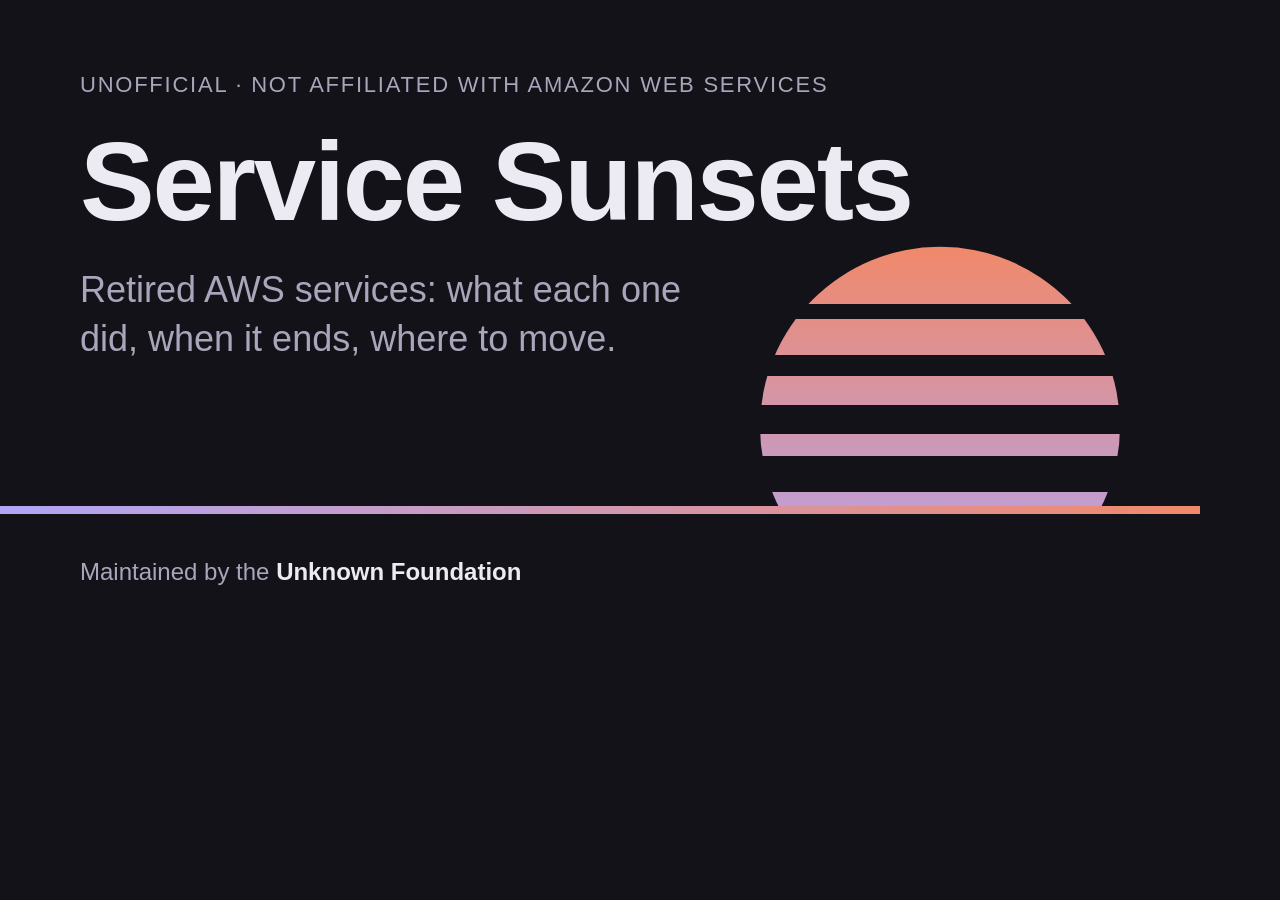
<file: design/og-card.html>
<!DOCTYPE html>
<!-- The source of site/og.png, the picture a chat or a social network shows beside the page's address.
     Not published: only site/ is. To redraw it, open this file in a browser window of exactly 1200 by 630
     and save a screenshot as site/og.png; tests/test_build.py holds the file to that size.
     The colors are the dark side of the tokens in site/css/styles.css, and the sun is the masthead's: the same
     bands (--sun-bands), the same disc standing 72 per cent above the horizon line. It carries no count and no
     date, so it does not go stale with the data. -->
<html lang="en">
<head>
<meta charset="utf-8">
<title>Service Sunsets: link preview card</title>
<style>
  :root {
    --background: #131219; --text: #ecebf3; --text-muted: #aaa5ba; --accent: #b0a5f5; --horizon: #f0896b;
    --horizon-line: linear-gradient(90deg, var(--accent), var(--horizon));
    --sun-bands: linear-gradient(#000 0 44%, transparent 0 48%, #000 0 58%, transparent 0 64%, #000 0 72%,
      transparent 0 80%, #000 0 86%, transparent 0 96%, #000 0);
  }
  * { box-sizing: border-box; }
  html, body { margin: 0; width: 1200px; height: 630px; overflow: hidden; }
  body {
    position: relative; padding: 72px 80px; background: var(--background); color: var(--text);
    font-family: ui-sans-serif, -apple-system, BlinkMacSystemFont, "Segoe UI", Roboto, "Helvetica Neue", Arial, sans-serif;
  }
  .kicker { margin: 0 0 28px; font-size: 22px; letter-spacing: 0.08em; text-transform: uppercase; color: var(--text-muted); }
  h1 { margin: 0 0 28px; font-size: 112px; line-height: 1; letter-spacing: -0.02em; font-weight: 700; }
  .lede { margin: 0; max-width: 620px; font-size: 36px; line-height: 1.35; color: var(--text-muted); }
  /* The sky stands on the horizon line; the bands are its mask. */
  .sun {
    position: absolute; right: 80px; bottom: 124px; width: 360px; height: 360px;
    -webkit-mask: var(--sun-bands); mask: var(--sun-bands);
  }
  .sun-stop-high { stop-color: var(--horizon); }
  .sun-stop-low { stop-color: var(--accent); }
  .horizon { position: absolute; left: 0; right: 0; bottom: 116px; height: 8px; background: var(--horizon-line); }
  .foot {
    position: absolute; left: 80px; right: 80px; bottom: 44px;
    margin: 0; font-size: 24px; color: var(--text-muted);
  }
  .foot b { color: var(--text); font-weight: 600; }
</style>
</head>
<body>
  <p class="kicker">Unofficial · not affiliated with Amazon Web Services</p>
  <h1>Service Sunsets</h1>
  <p class="lede">Retired AWS services: what each one did, when it ends, where to move.</p>
  <svg class="sun" aria-hidden="true" viewBox="0 0 100 100">
    <defs><linearGradient id="sun-fill" x1="0" y1="0" x2="0" y2="1"><stop class="sun-stop-high" offset="0"/><stop class="sun-stop-low" offset="1"/></linearGradient></defs>
    <circle cx="50" cy="78" r="50" fill="url(#sun-fill)"/>
  </svg>
  <div class="horizon"></div>
  <p class="foot">Maintained by the <b>Unknown Foundation</b></p>
</body>
</html>
</file>
<file: site/css/styles.css>
/* Styles for the register page.
   Every color, size and space is a token in :root; rules below only read tokens, and
   tests/test_design.py fails on any raw value. Each color is one light-dark() pair, so the light and
   dark themes cannot drift apart; theme.js forces one side by setting color-scheme through data-theme.
   The palette avoids AWS's orange and navy on purpose: the page must not look like an AWS site. */

:root {
  color-scheme: light dark;

  /* colors: light-dark(light theme, dark theme) */
  --color-background: light-dark(#fbfaf7, #131219);
  --color-surface: light-dark(#ffffff, #1c1b24);
  --color-text: light-dark(#1d1b26, #ecebf3);
  --color-text-muted: light-dark(#5c576b, #aaa5ba);
  --color-divider: light-dark(#e7e3dc, #2b2937);
  --color-row-hover: light-dark(#f5f4f1, #22212c); /* surface 60% over divider, a token so the contrast test sees it */
  --color-control-border: light-dark(#8c8799, #716c85);
  --color-accent: light-dark(#574b90, #b0a5f5);
  --color-link-hover: light-dark(#a8402a, #f39a7e);
  --color-horizon: light-dark(#d9573a, #f0896b);
  --color-sun-past: light-dark(#8d86a4, #736c93); /* months already past on the timeline: 3:1 on the background */

  --color-state-shut-down-text: light-dark(#8a2c1d, #ffb3a1);
  --color-state-shut-down-fill: light-dark(#fbe5df, #3b1f19);
  --color-state-end-date-set-text: light-dark(#7a4700, #ffd189);
  --color-state-end-date-set-fill: light-dark(#fcefd2, #3a2b10);
  --color-state-no-new-customers-text: light-dark(#2b4a7c, #a8c5f6);
  --color-state-no-new-customers-fill: light-dark(#e2ebf8, #1a2741);
  --color-state-renamed-text: light-dark(#59408f, #cfbaff);
  --color-state-renamed-fill: light-dark(#ede6fa, #2a2143);
  --color-state-reversed-text: light-dark(#1d6a44, #9de0bc);
  --color-state-reversed-fill: light-dark(#dcf2e6, #14301f);

  /* type */
  --font-body:
    ui-sans-serif, -apple-system, BlinkMacSystemFont, "Segoe UI", Roboto, "Helvetica Neue", Arial, sans-serif;
  --font-mono: ui-monospace, "SF Mono", Menlo, Consolas, monospace;
  --text-xs: 0.75rem;
  --text-sm: 0.875rem;
  --text-base: 1rem;
  --text-lg: 1.125rem;
  --text-xl: 1.375rem;
  --text-2xl: 1.75rem; /* section headings, one step above the year headings under them */
  --text-display: clamp(2.25rem, 6vw, 3.5rem);
  --leading-tight: 1.15;
  --leading-body: 1.5;
  --weight-regular: 400;
  --weight-semibold: 600;
  --weight-bold: 700;

  /* space: a 4px scale */
  --space-2xs: 2px;
  --space-xs: 4px;
  --space-sm: 8px;
  --space-md: 12px;
  --space-lg: 16px;
  --space-xl: 24px;
  --space-2xl: 32px;
  --space-3xl: 48px;
  --space-disclosure: 1em; /* the width of the ▸ marker, so the text under a name lines up with it */

  /* shapes and sizes */
  --radius-sm: 4px;
  --radius-md: 8px;
  --radius-lg: 12px;
  --radius-pill: 999px;
  --control-height: 2.5rem;
  --focus-width: 2px;
  --icon-size: 1rem;
  --page-max-width: 1180px;
  --text-measure: 62ch;
  --toolbar-height: 0px; /* set by app.js: the sticky toolbar's height, 0px where the toolbar does not stick */
  --radius-round: 50%;

  /* the horizon: the page's one picture. A horizon line, and a sun going down behind it, cut by bands that
     thicken toward the line. The bands belong to the sky, not to the sun: a sun drawn lower shows fewer of
     them. The masthead, the cards, the year headings, the timeline and the footer all draw from these. */
  --horizon-thick: 4px;
  --horizon-thin: 2px;
  --horizon-line: linear-gradient(90deg, var(--color-accent), var(--color-horizon));
  --sun-high: var(--color-horizon); /* the top of the disc */
  --sun-low: var(--color-accent); /* the bottom of the disc, below the horizon when it sets */
  --sun-fill: linear-gradient(var(--sun-high), var(--sun-low));
  /* The sky of one sun, top to bottom, as a mask: only its alpha counts, so black means "drawn". Four gaps of
     4, 6, 8 and 10 per cent of the sky's height, the widest on the horizon line. */
  --sun-bands: linear-gradient(#000 0 44%, transparent 0 48%, #000 0 58%, transparent 0 64%, #000 0 72%,
    transparent 0 80%, #000 0 86%, transparent 0 96%, #000 0);
  --sun-masthead-size: 56px; /* the sky's height and the disc's diameter; wider screens below */
  --sun-card-size: 64px; /* large enough that a sun twenty days from setting still shows a cap, not a speck */
  /* The masthead sun's one motion: from its place it sinks slowly behind the horizon line, then appears in
     its place again. The distance is in the drawing's own units (100 to the sky's height): the disc
     stands 72 above the line, so 72 down is fully set. */
  --sun-set-distance: 72px;
  --duration-sun-set: 4400ms;
  --ease-in-out: cubic-bezier(0.37, 0, 0.63, 1); /* a sine curve: it starts and ends softly, with no hurry between */
  --ease-out-strong: cubic-bezier(0.22, 1, 0.36, 1);
  --timeline-unit: 10px; /* the height of one entry in a month's bar */
  --timeline-bar-width: 14px; /* at most; on a phone a bar fills its month */
}

:root[data-theme="light"] { color-scheme: light; }
:root[data-theme="dark"] { color-scheme: dark; }

/* Phones get 44px targets, the size fingers need. */
@media (max-width: 759px) {
  :root { --control-height: 2.75rem; }
}
/* Wide enough for the masthead's sun to stand beside the text instead of under it. */
@media (min-width: 760px) {
  :root { --sun-masthead-size: clamp(176px, 19vw, 264px); }
}

/* ---------- base ---------- */
*, *::before, *::after { box-sizing: border-box; }
/* A control reached by Tab scrolls clear of the sticky toolbar instead of under it. */
html { -webkit-text-size-adjust: 100%; scroll-padding-top: var(--toolbar-height); }
body {
  margin: 0;
  background: var(--color-background);
  color: var(--color-text);
  font-family: var(--font-body);
  font-size: var(--text-base);
  line-height: var(--leading-body);
}
a { color: var(--color-accent); text-underline-offset: 2px; }
a:hover { color: var(--color-link-hover); }
:focus-visible {
  outline: var(--focus-width) solid var(--color-accent); outline-offset: var(--focus-width);
  border-radius: var(--radius-sm);
}
time, .result-count, .date-label, .chip-count { font-variant-numeric: tabular-nums; }
h1, h2 { line-height: var(--leading-tight); letter-spacing: -0.01em; }
h2 { margin: 0 0 var(--space-md); font-size: var(--text-2xl); font-weight: var(--weight-bold); }
.reading-notes h2, .site-footer h2 { font-size: var(--text-lg); }
.text-muted { color: var(--color-text-muted); }
/* Read by screen readers, not shown: the standard clip pattern. */
.visually-hidden {
  position: absolute; width: 1px; height: 1px; padding: 0; overflow: hidden;
  clip: rect(0 0 0 0); clip-path: inset(50%); white-space: nowrap; border: 0;
}

.page-width { max-width: var(--page-max-width); margin: 0 auto; padding: 0 var(--space-lg); }
@media (min-width: 760px) { .page-width { padding: 0 var(--space-2xl); } }

.skip-link { position: absolute; left: -9999px; }
.skip-link:focus {
  left: var(--space-lg); top: var(--space-lg); z-index: 10;
  padding: var(--space-sm) var(--space-md); background: var(--color-surface);
}

/* One look for every select and button in the toolbar. */
.control {
  height: var(--control-height);
  padding: 0 var(--space-md);
  font: inherit;
  font-size: var(--text-sm);
  color: var(--color-text);
  background: var(--color-surface);
  border: 1px solid var(--color-control-border);
  border-radius: var(--radius-md);
  cursor: pointer;
}
.clear-button { color: var(--color-accent); background: none; border-style: dashed; }

/* ---------- masthead: the horizon, and the sun setting behind it ---------- */
.masthead { position: relative; padding: var(--space-3xl) 0 var(--space-2xl); }
.masthead::after {
  content: "";
  position: absolute; left: 0; right: 0; bottom: 0; height: var(--horizon-thick);
  background: var(--horizon-line);
}
.masthead .page-width { position: relative; }
/* The sky stands on the horizon line at the right edge of the text column; the bands are its mask, so they
   stay put while the disc inside it settles. */
.masthead-sun {
  position: absolute; right: var(--space-lg); bottom: calc(var(--horizon-thick) - var(--space-2xl));
  width: var(--sun-masthead-size); height: var(--sun-masthead-size);
  -webkit-mask: var(--sun-bands); mask: var(--sun-bands);
  pointer-events: none;
}
.sun-stop-high { stop-color: var(--sun-high); }
.sun-stop-low { stop-color: var(--sun-low); }
@media (prefers-reduced-motion: no-preference) {
  .masthead-sun circle { animation: sun-set var(--duration-sun-set) both; }
  /* A page opened in a background tab would set its sun unseen. With scripts the sun waits in its place
     until theme.js marks the page as seen; without scripts it sets on load. */
  :root.has-scripts:not(.is-seen) .masthead-sun circle { animation-play-state: paused; }
}
/* Once, on load: a beat in its place, a slow sinking behind the line, a beat set, then it appears in its
   place: it does not travel back up. While it is set and out of sight it turns clear and steps home (the two
   keyframes a hundredth of a percent apart are that step), and only then shows. The bands belong to the sky,
   so they stay put while the disc passes under them. */
@keyframes sun-set {
  from, 8% { transform: translateY(0); opacity: 1; animation-timing-function: var(--ease-in-out); }
  80% { transform: translateY(var(--sun-set-distance)); opacity: 1; }
  86% { transform: translateY(var(--sun-set-distance)); opacity: 0; }
  86.01% { transform: translateY(0); opacity: 0; animation-timing-function: var(--ease-in-out); }
  to { transform: translateY(0); opacity: 1; }
}
@media (min-width: 760px) {
  .masthead-sun { right: var(--space-2xl); }
  .masthead .lede, .masthead .page-meta {
    max-width: min(var(--text-measure), calc(100% - var(--sun-masthead-size) - var(--space-xl)));
  }
}
.masthead-bar {
  display: flex; align-items: center; justify-content: space-between; gap: var(--space-lg);
  margin: 0 0 var(--space-md);
}
.kicker {
  margin: 0; font-size: var(--text-xs); letter-spacing: 0.08em; text-transform: uppercase;
  color: var(--color-text-muted);
}
h1 { margin: 0 0 var(--space-md); font-size: var(--text-display); font-weight: var(--weight-bold); }
.lede { max-width: var(--text-measure); margin: 0 0 var(--space-lg); font-size: var(--text-lg); }
.page-meta { margin: 0; font-size: var(--text-sm); color: var(--color-text-muted); }

.theme-control {
  display: inline-flex; flex: none; padding: var(--space-2xs);
  background: var(--color-surface); border: 1px solid var(--color-control-border); border-radius: var(--radius-pill);
}
.theme-control button {
  display: grid; place-items: center;
  width: var(--control-height); height: calc(var(--control-height) - 2 * var(--space-2xs) - 2px);
  padding: 0; color: var(--color-text-muted); background: none; border: 0; border-radius: var(--radius-pill);
  cursor: pointer;
}
.theme-control button[aria-pressed="true"] { color: var(--color-background); background: var(--color-text); }

/* The way to the repository: the same height and edge as the theme switch beside it. The star fills under
   the pointer and on focus, the one sign that it can be given. */
.masthead-actions { display: flex; flex: none; align-items: center; gap: var(--space-sm); }
.repo-link {
  display: inline-flex; flex: none; align-items: center; gap: var(--space-sm);
  height: var(--control-height); padding: 0 var(--space-lg);
  font-size: var(--text-sm); font-weight: var(--weight-semibold); color: var(--color-text); text-decoration: none;
  background: var(--color-surface); border: 1px solid var(--color-control-border); border-radius: var(--radius-pill);
}
.repo-link:hover, .repo-link:focus-visible { color: var(--color-link-hover); border-color: currentColor; }
.repo-link:hover svg, .repo-link:focus-visible svg { fill: currentColor; }
.theme-control svg, .search-field svg, .repo-link svg {
  width: var(--icon-size); height: var(--icon-size);
  fill: none; stroke: currentColor; stroke-width: 1.6; stroke-linecap: round; stroke-linejoin: round;
}
/* GitHub's mark is a filled shape, not an outline. */
.repo-link .icon-filled { fill: currentColor; stroke: none; }

/* ---------- next to go ---------- */
.upcoming { padding: var(--space-2xl) 0 var(--space-sm); }
.upcoming-cards {
  display: grid; gap: var(--space-md); grid-template-columns: repeat(4, minmax(0, 1fr));
  margin: 0; padding: 0; list-style: none;
}
/* Rows: the date, the name, the replacement (it takes the slack, so every card's horizon lines up), then the
   days left beside the sun, standing on the card's own horizon line. */
.upcoming-card {
  /* How high the sun stands, from 0 (set) to 1 (fully up). app.js sets it from the card's place in the row,
     the soonest end lowest, in even steps (SUN_HEIGHT_PROPERTY, sunHeight() in dates.js); without scripts
     every sun stands halfway. */
  --sun-up: 0.5;
  /* A containing block for the visually hidden text inside, so the card strip clips it instead of the page
     growing wide on phones. */
  position: relative;
  display: grid; grid-template-columns: minmax(0, 1fr) auto; grid-template-rows: auto auto 1fr auto auto;
  column-gap: var(--space-md); min-width: 0;
  padding: var(--space-lg);
  background: var(--color-surface); border: 1px solid var(--color-divider); border-radius: var(--radius-lg);
}
.upcoming-card > * { grid-column: 1 / -1; }
.upcoming-card[hidden] { display: none; }
.upcoming-card > time {
  margin-bottom: var(--space-xs);
  font-size: var(--text-xl); font-weight: var(--weight-bold); color: var(--color-state-end-date-set-text);
}
.upcoming-card > a { margin-bottom: var(--space-xs); }
.upcoming-card a { font-weight: var(--weight-semibold); color: var(--color-text); text-decoration: none; }
.upcoming-card a:hover { color: var(--color-accent); text-decoration: underline; }
.card-replacement { font-size: var(--text-sm); color: var(--color-text-muted); }
.upcoming-card .days-left {
  grid-column: 1; grid-row: 4; align-self: end;
  padding: var(--space-sm) 0 var(--space-xs); font-size: var(--text-xs); color: var(--color-text-muted);
}
/* The sun: the disc drops by what it lacks of fully up; the bands, its mask, rise by as much, so they stay
   fixed to the sky while the disc goes down behind the line. Below the sky there is no mask: nothing shows. */
.upcoming-card::before, .site-footer .page-width::before {
  --sun-drop: calc((1 - var(--sun-up)) * var(--sun-size));
  content: "";
  width: var(--sun-size); height: var(--sun-size);
  background: var(--sun-fill); border-radius: var(--radius-round);
  transform: translateY(var(--sun-drop));
  -webkit-mask: var(--sun-bands) 0 calc(-1 * var(--sun-drop)) / 100% 100% no-repeat;
  mask: var(--sun-bands) 0 calc(-1 * var(--sun-drop)) / 100% 100% no-repeat;
  pointer-events: none;
}
.upcoming-card::before { --sun-size: var(--sun-card-size); grid-column: 2; grid-row: 4; margin-top: var(--space-sm); }
.upcoming-card::after {
  content: ""; grid-column: 1 / -1; grid-row: 5; height: var(--horizon-thin); background: var(--horizon-line);
}
@media (max-width: 960px) { .upcoming-cards { grid-template-columns: repeat(2, minmax(0, 1fr)); } }
@media (max-width: 520px) {
  .upcoming-cards {
    display: flex; overflow-x: auto; scroll-snap-type: x mandatory; padding-bottom: var(--space-sm);
  }
  .upcoming-card { flex: 0 0 78%; scroll-snap-align: start; }
}

/* ---------- retirements by month: one bar a month, standing on the horizon ---------- */
/* build.py writes --months on the figure and --count on each bar; months before `updated` are .is-past. */
.timeline { margin: 0; padding: var(--space-xl) 0 0; }
.timeline figcaption {
  margin: 0 0 var(--space-sm); font-size: var(--text-sm); font-weight: var(--weight-semibold);
  color: var(--color-text-muted);
}
.timeline-bars, .timeline-years {
  display: grid; grid-template-columns: repeat(var(--months), minmax(0, 1fr)); column-gap: var(--space-2xs);
}
.timeline-bars {
  align-items: end; margin: 0; padding: 0; list-style: none;
  border-bottom: var(--horizon-thin) solid; border-image: var(--horizon-line) 1;
}
/* A containing block for the hidden words, as on the cards. */
.timeline-month {
  position: relative; width: min(100%, var(--timeline-bar-width)); height: calc(var(--count) * var(--timeline-unit));
  background: var(--sun-high);
}
.timeline-month.is-past { background: var(--color-sun-past); }
.timeline-years {
  margin-top: var(--space-xs); font-size: var(--text-xs); line-height: var(--leading-tight);
  font-variant-numeric: tabular-nums; color: var(--color-text-muted);
}
.timeline-year { grid-column: span var(--months); padding-left: var(--space-xs); border-left: 1px solid var(--color-control-border); }
/* Kept in place, so the next year's label stays under its January. */
@media (max-width: 759px) { .timeline-year.is-short { visibility: hidden; } }
@media (min-width: 760px) { .timeline-bars, .timeline-years { column-gap: var(--space-xs); } }

/* ---------- toolbar ---------- */
.register { padding: var(--space-2xl) 0 var(--space-sm); }
.register-heading { display: flex; align-items: baseline; justify-content: space-between; gap: var(--space-md); }
.result-count { margin: 0; font-size: var(--text-sm); color: var(--color-text-muted); }

.toolbar {
  display: flex; flex-wrap: wrap; align-items: center; gap: var(--space-md) var(--space-lg);
  margin: 0 0 var(--space-xs); padding: var(--space-md) 0;
  background: color-mix(in srgb, var(--color-background) 92%, transparent);
  -webkit-backdrop-filter: blur(8px); backdrop-filter: blur(8px);
  border-bottom: 1px solid var(--color-divider);
}
/* Without scripts these controls would do nothing, so theme.js marks <html> before the first paint. The
   toolbar then keeps its room, so nothing jumps, and shows once app.js has filled it. */
:root:not(.has-scripts) .toolbar, :root:not(.has-scripts) .theme-control { display: none; }
.toolbar:not(.is-ready) { visibility: hidden; }
.search-field { position: relative; flex: 1 1 260px; max-width: 380px; color: var(--color-text-muted); }
.search-field svg { position: absolute; left: var(--space-md); top: 50%; transform: translateY(-50%); }
.search-field input {
  width: 100%; height: var(--control-height); padding: 0 var(--space-2xl);
  font: inherit; color: var(--color-text);
  background: var(--color-surface); border: 1px solid var(--color-control-border); border-radius: var(--radius-pill);
}
.search-field input::placeholder { color: var(--color-text-muted); }

.state-filter { display: flex; flex-wrap: wrap; gap: var(--space-xs); }
.state-filter .control { border-radius: var(--radius-pill); }
.state-filter .control[aria-pressed="true"] {
  color: var(--color-background); background: var(--color-text); border-color: var(--color-text);
}
.chip-count { color: var(--color-text-muted); }
.control[aria-pressed="true"] .chip-count { color: inherit; opacity: 0.75; }

.select-filters {
  display: flex; flex: 1 1 100%; flex-wrap: wrap; align-items: center; gap: var(--space-sm) var(--space-lg);
}
/* Filters read from the left; Clear sits at the far right of their row. */
.select-filters .clear-button { margin-left: auto; }
.select-filters label {
  display: flex; align-items: center; gap: var(--space-sm); font-size: var(--text-sm); color: var(--color-text-muted);
}
.select-filters select { padding: 0 var(--space-sm); }
/* Column headings sort on wide screens; phones hide the headings and get this select instead. */
.sort-order-field { display: none !important; }

/* ---------- table ---------- */
.register-table { width: 100%; border-collapse: collapse; font-size: var(--text-sm); }
.register-table thead th {
  padding: var(--space-md); text-align: left;
  font-size: var(--text-xs); font-weight: var(--weight-semibold); letter-spacing: 0.06em; text-transform: uppercase;
  color: var(--color-text-muted); border-bottom: 1px solid var(--color-control-border);
}
.register-table thead button { all: unset; cursor: pointer; }
/* The arrows are decoration (aria-sort says the order), so each has empty alternative text after the "/".
   The first declaration is for engines that do not know that form. */
.register-table thead button::after { content: " ↕"; content: " ↕" / ""; color: var(--color-text-muted); }
.register-table thead th[aria-sort="ascending"] button::after { content: " ↑"; content: " ↑" / ""; }
.register-table thead th[aria-sort="descending"] button::after { content: " ↓"; content: " ↓" / ""; }
.register-table thead th[aria-sort="ascending"] button::after,
.register-table thead th[aria-sort="descending"] button::after { color: var(--color-text); }
.register-table thead button:focus-visible {
  outline: var(--focus-width) solid var(--color-accent); outline-offset: var(--focus-width);
}
.register-table thead .cell-service { width: 41%; }
.register-table thead .cell-status { width: 13%; }
.register-table thead .cell-date { width: 14%; }
.register-table thead .cell-replacement { width: 23%; }
.register-table thead .cell-source { width: 9%; }

/* A row's service cell may be its header (th), so both kinds of cell look the same. */
.entry-row > td, .entry-row > th {
  padding: var(--space-md); vertical-align: top; text-align: left; font-weight: inherit;
  border-bottom: 1px solid var(--color-divider);
}
/* Each year stands on the horizon line; the color under it covers the rows while it sticks. */
.year-row th {
  padding: var(--space-xl) var(--space-md) var(--space-sm); text-align: left;
  font-size: var(--text-xl); font-weight: var(--weight-bold);
  background: var(--horizon-line) left bottom / 100% var(--horizon-thin) no-repeat, var(--color-background);
}
/* Sticky only where there is room: on a short or narrow screen, the toolbar and a year heading stuck on top
   would cover the rows. The same query is STICKY_TOOLBAR_QUERY in app.js. */
@media (min-width: 760px) and (min-height: 600px) {
  .toolbar { position: sticky; top: 0; z-index: 5; }
  .year-row th { position: sticky; top: var(--toolbar-height); z-index: 1; }
}
.entry-row:hover { background: var(--color-row-hover); }
.entry-row:target, .entry-row.is-jump-target { background: var(--color-state-end-date-set-fill); }

.cell-service summary { list-style: none; cursor: pointer; }
.cell-service summary::-webkit-details-marker { display: none; }
.entry-name { font-size: var(--text-base); font-weight: var(--weight-semibold); }
.entry-name::before {
  content: "▸"; content: "▸" / "";
  display: inline-block; width: var(--space-disclosure); color: var(--color-text-muted); transition: transform 0.15s;
}
details[open] .entry-name::before { transform: rotate(90deg); }
.entry-what { display: block; margin: var(--space-2xs) 0 0 var(--space-disclosure); color: var(--color-text-muted); }
.scope-tag {
  display: inline-block; margin-left: var(--space-sm); padding: 0 var(--space-xs); vertical-align: 2px;
  font-size: var(--text-xs); line-height: var(--leading-body); color: var(--color-text-muted);
  border: 1px solid var(--color-control-border); border-radius: var(--radius-sm);
}
.entry-details {
  margin: var(--space-sm) 0 var(--space-2xs) var(--space-disclosure); padding: var(--space-md);
  background: var(--color-surface); border: 1px solid var(--color-divider); border-radius: var(--radius-md);
}
.entry-timeline { display: grid; gap: var(--space-2xs); margin: 0; padding: 0; list-style: none; }
.timeline-label { display: inline-block; min-width: 9.5em; color: var(--color-text-muted); }
.entry-note { margin: var(--space-sm) 0 0; }

/* Each state sets two variables and the badge reads them, so the badge rule exists once. */
.state-badge {
  display: inline-block; padding: var(--space-2xs) var(--space-sm); white-space: nowrap;
  font-size: var(--text-xs); font-weight: var(--weight-semibold); border-radius: var(--radius-pill);
  color: var(--badge-text); background: var(--badge-fill);
}
.state-badge.shut-down {
  --badge-text: var(--color-state-shut-down-text); --badge-fill: var(--color-state-shut-down-fill);
}
.state-badge.end-date-set {
  --badge-text: var(--color-state-end-date-set-text); --badge-fill: var(--color-state-end-date-set-fill);
}
.state-badge.no-new-customers {
  --badge-text: var(--color-state-no-new-customers-text); --badge-fill: var(--color-state-no-new-customers-fill);
}
.state-badge.renamed {
  --badge-text: var(--color-state-renamed-text); --badge-fill: var(--color-state-renamed-fill);
}
.state-badge.reversed {
  --badge-text: var(--color-state-reversed-text); --badge-fill: var(--color-state-reversed-fill);
}

.date-label { display: block; font-size: var(--text-xs); color: var(--color-text-muted); }
.cell-date time { font-weight: var(--weight-semibold); white-space: nowrap; }
.cell-date .days-left { display: block; font-size: var(--text-xs); color: var(--color-state-end-date-set-text); }
.cell-source a { white-space: nowrap; }

.no-results { padding: var(--space-2xl) 0; text-align: center; color: var(--color-text-muted); }

/* ---------- version deadlines ---------- */
.versions { padding: var(--space-2xl) 0 var(--space-sm); }
.section-intro { max-width: var(--text-measure); margin: 0 0 var(--space-lg); color: var(--color-text-muted); }
.version-list { display: grid; margin: 0; padding: 0; list-style: none; border-top: 1px solid var(--color-divider); }
.version-item {
  display: grid; grid-template-columns: 10rem minmax(0, 1fr) minmax(0, 1fr) auto;
  gap: var(--space-xs) var(--space-lg);
  align-items: baseline; padding: var(--space-md) 0;
  font-size: var(--text-sm); border-bottom: 1px solid var(--color-divider);
}
.version-name { font-weight: var(--weight-semibold); }
.version-note { display: block; font-weight: var(--weight-regular); color: var(--color-text-muted); }
.version-replacement { color: var(--color-text-muted); }
@media (max-width: 759px) {
  .version-item { grid-template-columns: minmax(0, 1fr) auto; }
  .version-item .cell-date, .version-item .version-replacement { grid-column: 1 / -1; }
  /* The date fills row 1; the link shares row 2 with the name, and the replacement takes row 3. */
  .version-item > a { grid-column: 2; grid-row: 2; }
}

/* ---------- notes and footer ---------- */
.reading-notes {
  display: grid; gap: var(--space-xl) var(--space-3xl); grid-template-columns: repeat(3, minmax(0, 1fr));
  padding: var(--space-3xl) 0;
}
.reading-notes p { margin: 0 0 var(--space-sm); color: var(--color-text-muted); }
.reading-notes strong { color: var(--color-text); }
.state-legend { display: grid; gap: var(--space-xs); margin: 0; }
.state-legend dt { margin: 0; }
.state-legend dd { margin: 0 0 var(--space-sm); font-size: var(--text-sm); color: var(--color-text-muted); }
@media (max-width: 900px) { .reading-notes { grid-template-columns: 1fr; } }

/* One request, after the reader has found what they came for; never a pop-up. */
.star-ask {
  display: flex; flex-wrap: wrap; align-items: center; justify-content: space-between;
  gap: var(--space-lg) var(--space-2xl);
  margin: 0 0 var(--space-3xl); padding: var(--space-xl);
  background: var(--color-surface); border: 1px solid var(--color-divider); border-radius: var(--radius-lg);
}
.star-ask h2 { margin: 0 0 var(--space-xs); font-size: var(--text-lg); }
.star-ask p { margin: 0; color: var(--color-text-muted); }

/* The page closes on the masthead's horizon, the sun now set: a sliver above the line, where it stood. */
.site-footer {
  position: relative;
  padding: var(--space-xl) 0 var(--space-3xl); font-size: var(--text-sm); color: var(--color-text-muted);
}
.site-footer::after {
  content: "";
  position: absolute; left: 0; right: 0; top: 0; height: var(--horizon-thick);
  background: var(--horizon-line);
}
.site-footer .page-width { position: relative; }
.site-footer .page-width::before {
  --sun-size: var(--sun-masthead-size); --sun-up: 0.04;
  position: absolute; right: var(--space-lg); bottom: calc(100% + var(--space-xl));
}
@media (min-width: 760px) { .site-footer .page-width::before { right: var(--space-2xl); } }
.site-footer p { max-width: 80ch; margin: 0 0 var(--space-sm); }

/* ---------- phones: rows become cards ---------- */
@media (max-width: 759px) {
  /* The sun stands under the text here, in a strip of its own above the horizon. */
  .masthead { padding-top: var(--space-xl); padding-bottom: var(--space-3xl); }
  .masthead-sun { bottom: calc(var(--horizon-thick) - var(--space-3xl)); }
  /* The disclaimer takes the first line whole; the star and the theme switch share the second. */
  .masthead-bar { flex-wrap: wrap; }
  .kicker { flex: 1 1 100%; }
  .masthead-actions { flex: 1 1 100%; justify-content: space-between; }
  .toolbar { gap: var(--space-sm); }
  .search-field { flex-basis: 100%; max-width: none; }
  /* The chips wrap onto more lines rather than hide some behind a sideways scroll. */
  .state-filter { width: 100%; }
  .sort-order-field { display: flex !important; }
  .select-filters { width: 100%; gap: var(--space-sm); }
  .select-filters label { flex: 1 1 40%; }
  .select-filters label span { /* the same clip as .visually-hidden */
    position: absolute; width: 1px; height: 1px; overflow: hidden; clip: rect(0 0 0 0); white-space: nowrap;
  }
  .select-filters select { width: 100%; }

  /* The Sort select replaces the headings here; display: none also takes their buttons out of the tab order. */
  .register-table thead { display: none; }
  .register-table, .register-table tbody { display: block; }
  .entry-row {
    display: grid; grid-template-columns: auto 1fr; gap: var(--space-xs) var(--space-md); align-items: baseline;
    padding: var(--space-lg) 0; border-bottom: 1px solid var(--color-divider);
  }
  .entry-row > td, .entry-row > th { display: block; padding: 0; border: 0; }
  .entry-row .cell-service, .entry-row .cell-replacement, .entry-row .cell-source { grid-column: 1 / -1; }
  .entry-row .cell-status { grid-column: 1; }
  .entry-row .cell-date { grid-column: 2; }
  .entry-row .date-label, .version-item .date-label { display: inline; margin-right: var(--space-xs); }
  .entry-row .days-left, .version-item .days-left { display: inline; margin-left: var(--space-sm); }
  .entry-row .cell-replacement::before, .entry-row .cell-source::before {
    content: attr(data-label); display: inline-block; min-width: 5.5em;
    font-size: var(--text-xs); color: var(--color-text-muted);
  }
  .year-row { display: block; }
  .year-row th { display: block; padding: var(--space-xl) 0 var(--space-xs); }
  .entry-what, .entry-details { margin-left: 0; }
}

@media (prefers-reduced-motion: reduce) {
  * { transition: none !important; scroll-behavior: auto !important; }
}

/* Forced colors replace backgrounds, so a pressed button also shows an outline, inside its edge; focus moves
   it outside. CanvasText is a system color: forced colors use those, not the tokens. */
@media (forced-colors: active) {
  .theme-control button[aria-pressed="true"], .state-filter .control[aria-pressed="true"] {
    outline: var(--focus-width) solid CanvasText; outline-offset: calc(-2 * var(--focus-width));
  }
  .theme-control button[aria-pressed="true"]:focus-visible,
  .state-filter .control[aria-pressed="true"]:focus-visible { outline-offset: var(--focus-width); }
  /* The bars carry the counts, so they keep a fill: the text color, which forced colors leave readable. */
  .timeline-month { forced-color-adjust: none; background: CanvasText; }
}

/* Paper is light: the dark theme's pale text would print on white, since browsers drop backgrounds. */
@media print {
  :root, :root[data-theme="light"], :root[data-theme="dark"] { color-scheme: light; }
  body { background: none; }
  /* The timeline goes too: browsers drop backgrounds on paper, and its bars are backgrounds. */
  .toolbar, .skip-link, .upcoming, .timeline, .reading-notes, .theme-control, .repo-link, .star-ask { display: none; }
  .year-row th { position: static; }
}
</file>
